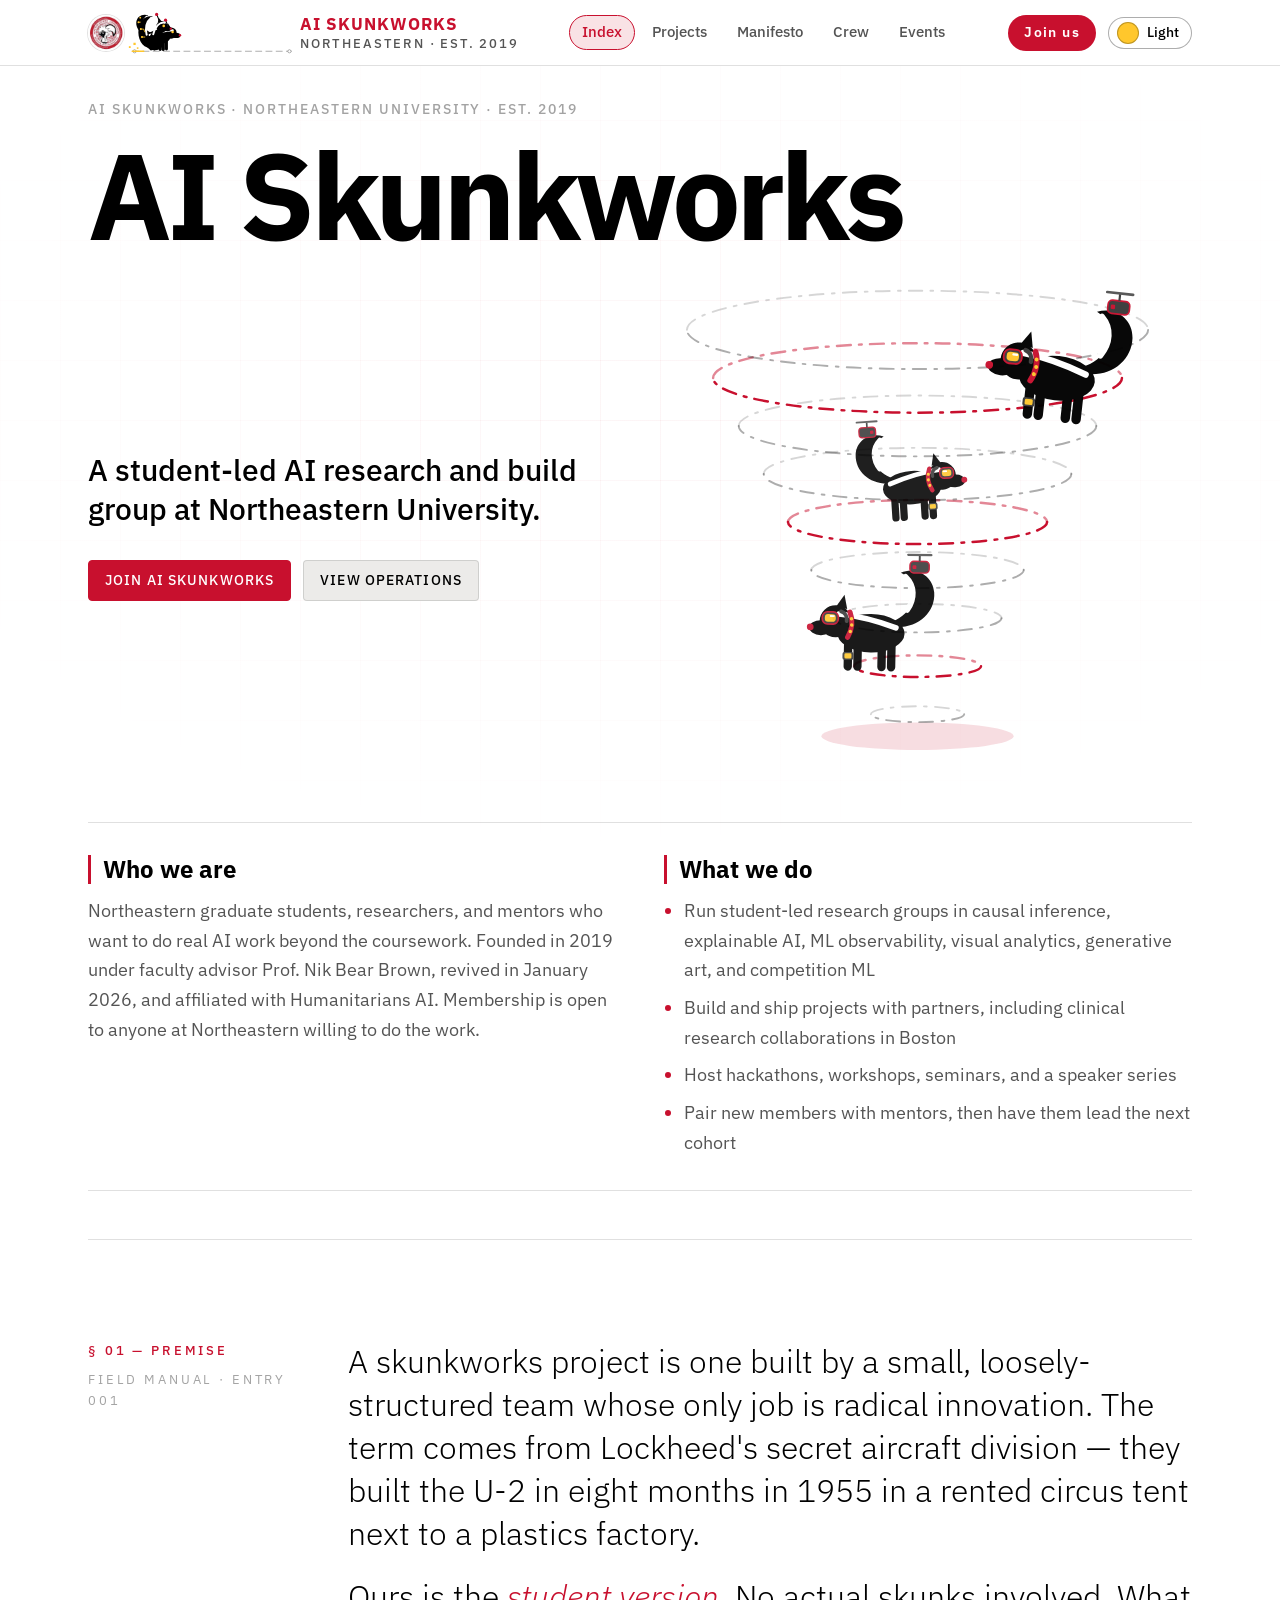
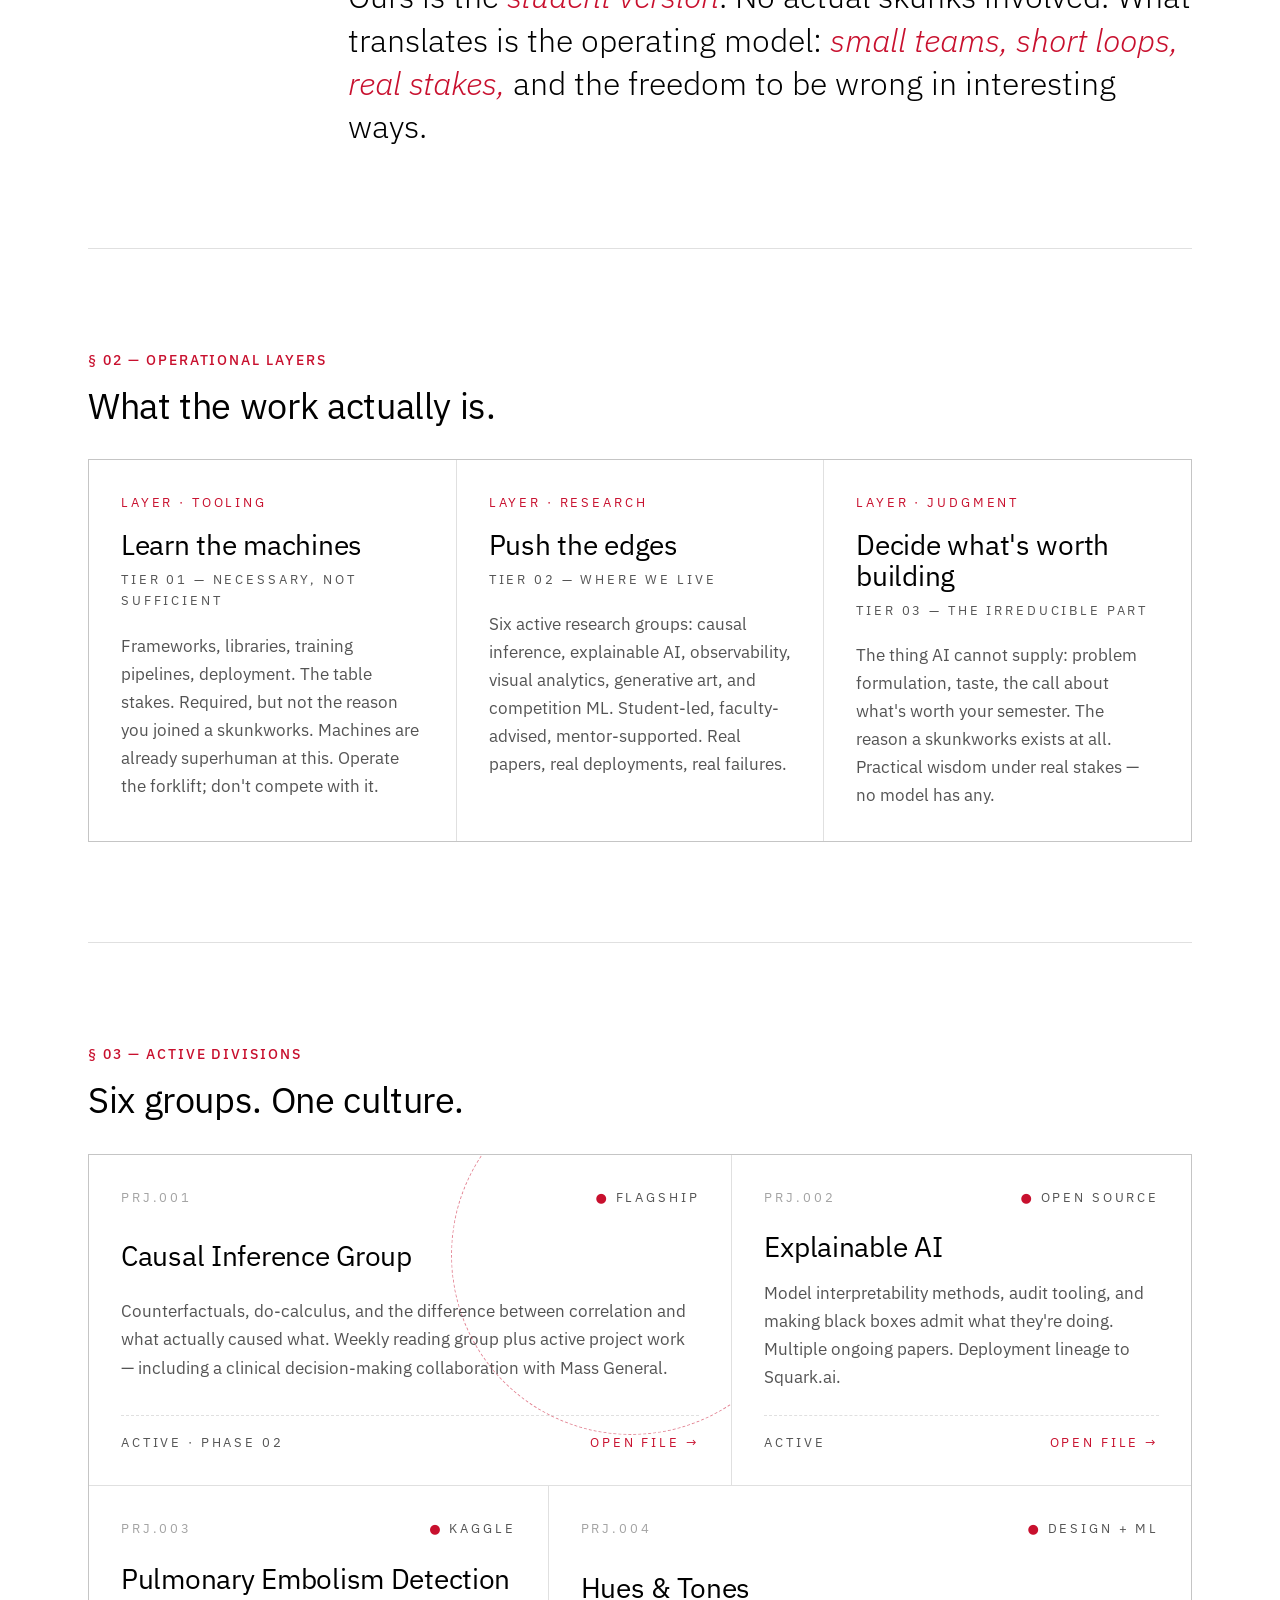
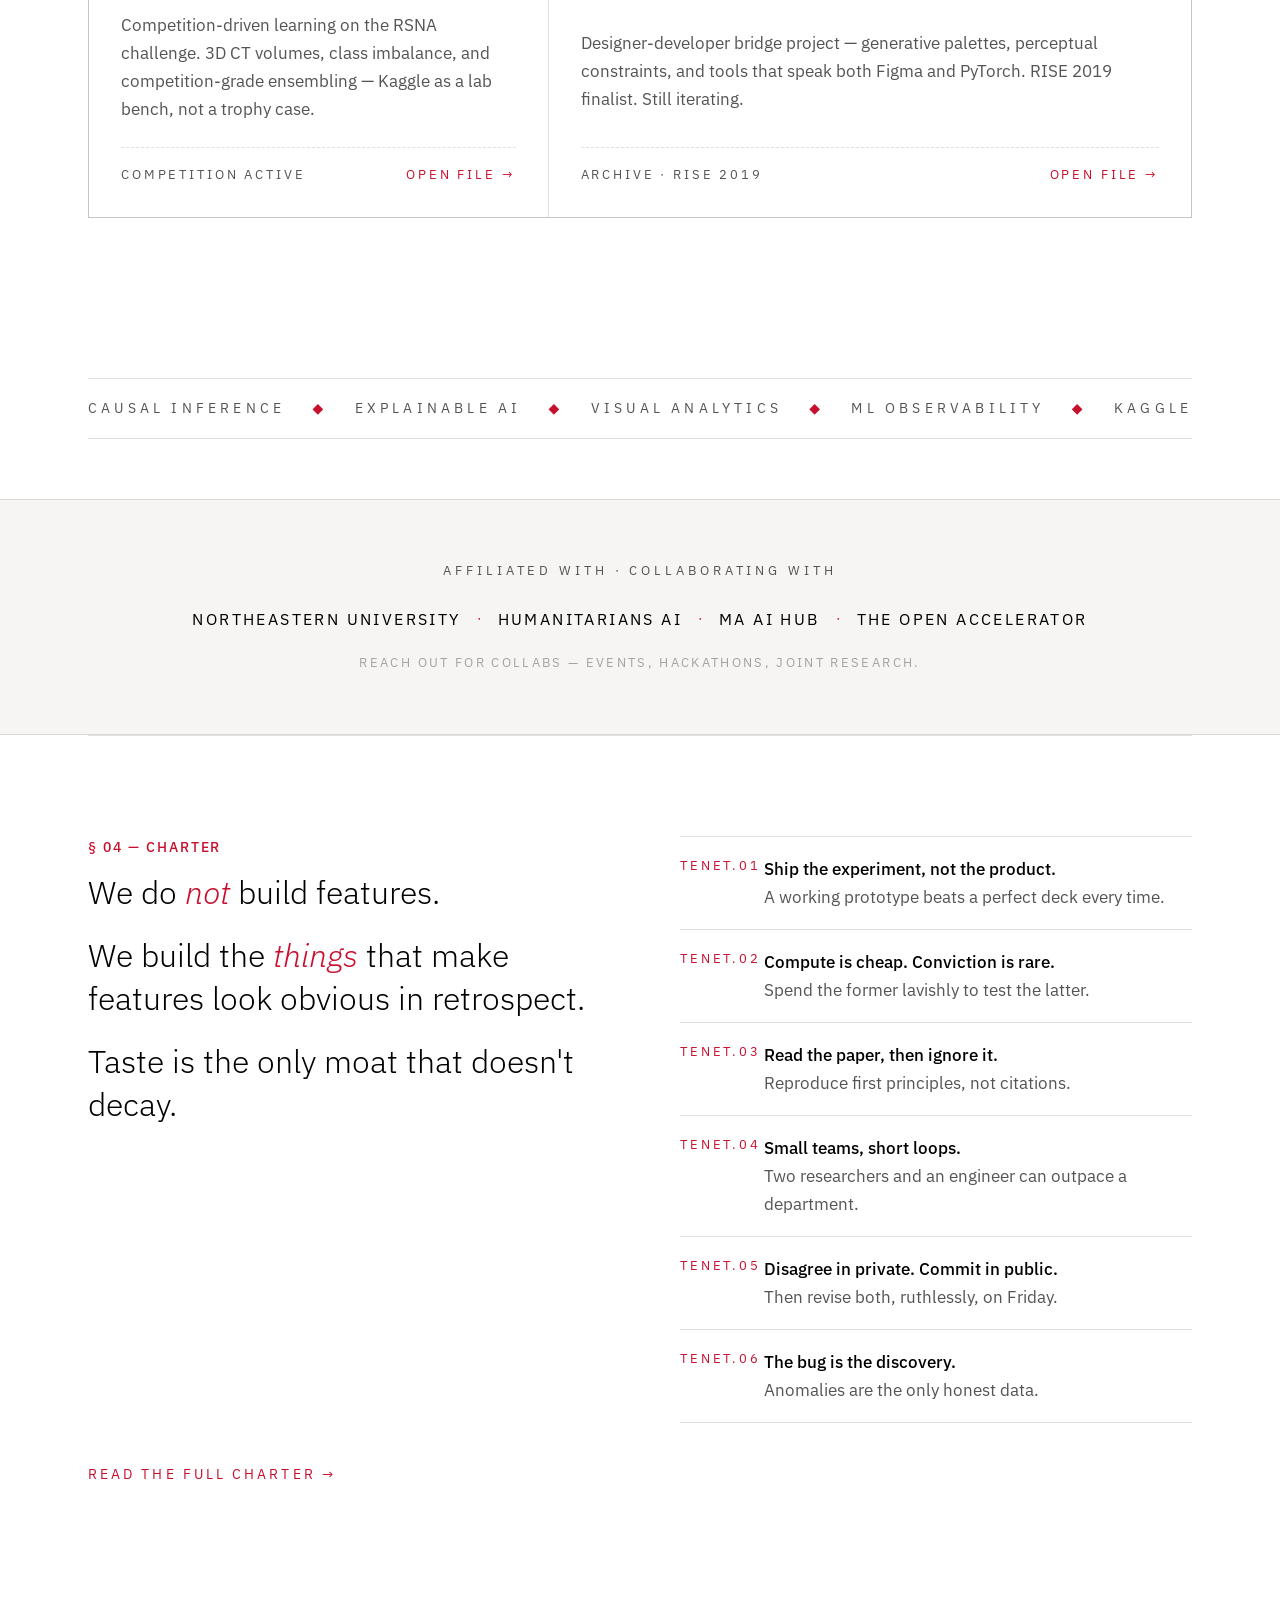
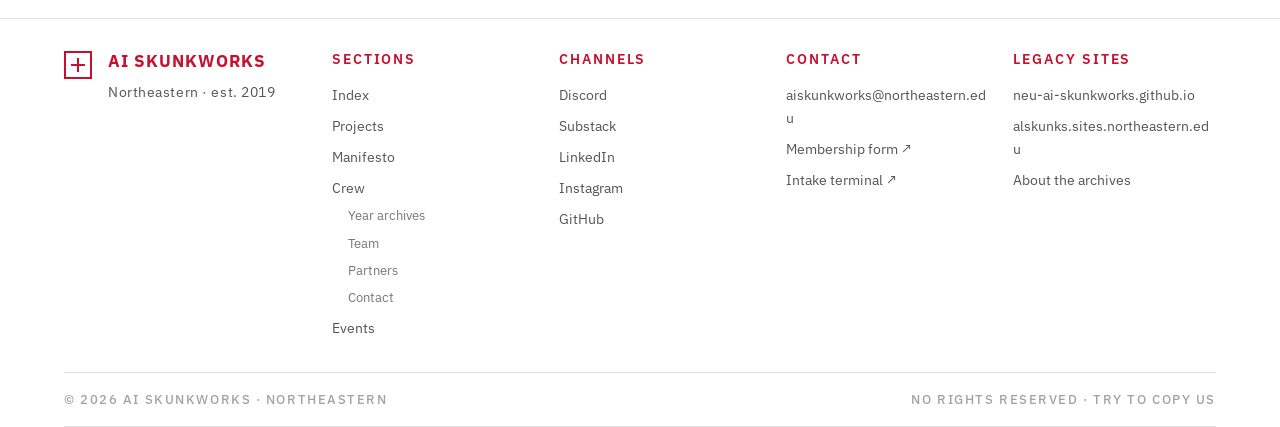
<file: index.html>
<!DOCTYPE html>
<html lang="en">
  <head>
    <meta charset="utf-8" />
    <meta name="viewport" content="width=device-width, initial-scale=1" />
    <title>AI Skunkworks | Student-Led AI Research Group at Northeastern University</title>
    <!-- SEO -->
    <meta name="description" content="AI Skunkworks is Northeastern University's student-led AI research and build group in Boston: six research divisions, hackathons, speakers and mentorship. Est. 2019." />
    <meta name="robots" content="index, follow, max-image-preview:large" />
    <meta name="author" content="AI Skunkworks, Northeastern University" />
    <link rel="canonical" href="https://skunks.ai/" />
    <meta property="og:type" content="website" />
    <meta property="og:site_name" content="AI Skunkworks" />
    <meta property="og:locale" content="en_US" />
    <meta property="og:title" content="AI Skunkworks | Student-Led AI Research Group at Northeastern University" />
    <meta property="og:description" content="AI Skunkworks is Northeastern University's student-led AI research and build group in Boston: six research divisions, hackathons, speakers and mentorship. Est. 2019." />
    <meta property="og:url" content="https://skunks.ai/" />
    <meta property="og:image" content="https://skunks.ai/assets/og-image.png" />
    <meta property="og:image:width" content="1200" />
    <meta property="og:image:height" content="630" />
    <meta property="og:image:alt" content="AI Skunkworks, student-led AI research group at Northeastern University" />
    <meta name="twitter:card" content="summary_large_image" />
    <meta name="twitter:title" content="AI Skunkworks | Student-Led AI Research Group at Northeastern University" />
    <meta name="twitter:description" content="AI Skunkworks is Northeastern University's student-led AI research and build group in Boston: six research divisions, hackathons, speakers and mentorship. Est. 2019." />
    <meta name="twitter:image" content="https://skunks.ai/assets/og-image.png" />
    <link rel="apple-touch-icon" href="assets/favicon.png" />
    <link rel="sitemap" type="application/xml" href="sitemap.xml" />
    <script type="application/ld+json">
    {
      "@context": "https://schema.org",
      "@graph": [
        {
          "@type": [
            "Organization",
            "ResearchOrganization"
          ],
          "@id": "https://skunks.ai/#organization",
          "name": "AI Skunkworks",
          "alternateName": [
            "AISkunks",
            "NEU AI Skunkworks",
            "Northeastern AI Skunkworks",
            "AI Skunkworks at Northeastern University",
            "Skunkworks NEU"
          ],
          "url": "https://skunks.ai/",
          "logo": {
            "@type": "ImageObject",
            "url": "https://skunks.ai/assets/skunkworks-logo.jpg",
            "width": 200,
            "height": 200
          },
          "image": "https://skunks.ai/assets/og-image.png",
          "description": "AI Skunkworks is a student-led AI research and build group at Northeastern University in Boston, founded in 2019 under faculty advisor Prof. Nik Bear Brown and revived in January 2026. It runs research divisions in causal inference, explainable AI, visual analytics, ML observability, competition machine learning and generative art, and hosts hackathons, workshops and a speaker series.",
          "foundingDate": "2019",
          "email": "aiskunkworks@northeastern.edu",
          "address": {
            "@type": "PostalAddress",
            "addressLocality": "Boston",
            "addressRegion": "MA",
            "addressCountry": "US"
          },
          "areaServed": "Boston, Massachusetts",
          "parentOrganization": {
            "@type": "CollegeOrUniversity",
            "name": "Northeastern University",
            "url": "https://www.northeastern.edu/",
            "sameAs": "https://en.wikipedia.org/wiki/Northeastern_University"
          },
          "memberOf": {
            "@type": "Organization",
            "name": "Humanitarians AI"
          },
          "founder": {
            "@type": "Person",
            "name": "Nik Bear Brown",
            "jobTitle": "Faculty Advisor",
            "sameAs": "https://www.linkedin.com/in/nikbearbrown/"
          },
          "knowsAbout": [
            "Artificial intelligence",
            "Machine learning",
            "Causal inference",
            "Explainable AI",
            "Visual analytics",
            "ML observability",
            "Generative art",
            "Kaggle competitions",
            "Agentic AI",
            "Medical imaging"
          ],
          "sameAs": [
            "https://www.linkedin.com/company/aiskunkworks/",
            "https://github.com/skunkworksneu",
            "https://instagram.com/aiskunkworks",
            "https://aiskunkworks.substack.com",
            "https://discord.gg/PGebZX3xU",
            "https://neu-ai-skunkworks.github.io",
            "https://alskunks.sites.northeastern.edu"
          ]
        },
        {
          "@type": "WebSite",
          "@id": "https://skunks.ai/#website",
          "url": "https://skunks.ai/",
          "name": "AI Skunkworks",
          "alternateName": "AI Skunkworks at Northeastern University",
          "publisher": {
            "@id": "https://skunks.ai/#organization"
          },
          "inLanguage": "en-US"
        },
        {
          "@type": "WebPage",
          "@id": "https://skunks.ai/#webpage",
          "url": "https://skunks.ai/",
          "name": "AI Skunkworks | Student-Led AI Research Group at Northeastern University",
          "description": "AI Skunkworks is Northeastern University's student-led AI research and build group in Boston: six research divisions, hackathons, speakers and mentorship. Est. 2019.",
          "isPartOf": {
            "@id": "https://skunks.ai/#website"
          },
          "about": {
            "@id": "https://skunks.ai/#organization"
          },
          "primaryImageOfPage": "https://skunks.ai/assets/og-image.png",
          "inLanguage": "en-US"
        }
      ]
    }
    </script>
    <!-- /SEO -->
    <meta name="theme-color" content="#c8102e" />
    <script>
      (function () {
        var t = null;
        try { t = localStorage.getItem("skunkworks-theme"); } catch (e) {}
        if (!t) t = window.matchMedia("(prefers-color-scheme: dark)").matches ? "dark" : "light";
        document.documentElement.dataset.theme = t;
      })();
    </script>
    <link rel="preconnect" href="https://fonts.googleapis.com" />
    <link rel="preconnect" href="https://fonts.gstatic.com" crossorigin />
    <link
      href="https://fonts.googleapis.com/css2?family=IBM+Plex+Mono:wght@400;500&family=IBM+Plex+Sans:ital,wght@0,400;0,500;0,600;0,700;1,400;1,600&display=swap"
      rel="stylesheet"
    />
    <link rel="icon" href="assets/favicon.png" />
    <link rel="stylesheet" href="styles/tokens.css" />
    <link rel="stylesheet" href="styles/base.css" />
    <link rel="stylesheet" href="styles/components.css" />
    <link rel="stylesheet" href="styles/layout.css" />
    <link rel="stylesheet" href="styles/pages-index.css" />
  </head>
  <body>
    <div class="site-shell">
      <header class="site-sticky-nav">
        <div class="site-sticky-nav__inner">
          <div class="site-sticky-nav__brand-group">
          <a class="site-sticky-nav__brand" href="index.html">
            <img class="brand-logo" src="assets/skunkworksneu_logo.jpg" alt="AI Skunkworks home" width="36" height="36" />
            </a>
            <svg class="skunk" viewBox="0 0 140 36" aria-hidden="true" focusable="false">
            <g class="skunk__ground">
              <path class="skunk__trace" d="M0 34.5 H140" />
              <circle class="skunk__via" cx="2" cy="34.5" r="1.4" />
              <circle class="skunk__via" cx="138" cy="34.5" r="1.4" />
              <path class="skunk__packet" d="M0 34.5 H10" />
            </g>
            <g class="skunk__mover">
              <g class="skunk__face">
                <!-- RUN POSE -->
                <g class="skunk__run">
                  <g class="skunk__bits">
                    <rect x="1" y="27" width="2" height="2" />
                    <rect x="-3" y="30" width="1.6" height="1.6" />
                    <rect x="4" y="31" width="1.4" height="1.4" />
                  </g>
                  <g class="skunk__tail skunk__tail--run">
                    <path class="skunk__fur" d="M15 20 C8 20 3 15 3.5 9 C4 3.5 9.5 1 14 3 C10 5 8.5 9 10.5 13 C12 16 14.5 17.5 17 18.5 Z" />
                    <path class="skunk__stripe" d="M12.5 4.2 C9.5 7 9.4 11 11.8 14.6" />
                    <path class="skunk__circuit" d="M5.5 9 H8 L9.2 11" />
                    <circle class="skunk__node" cx="5.5" cy="9" r="0.9" />
                    <circle class="skunk__node" cx="7" cy="5" r="0.8" />
                  </g>
                  <g class="skunk__legs-back">
                    <path class="skunk__leg skunk__leg--a" d="M16.5 25 V32.5" />
                    <path class="skunk__leg skunk__leg--b" d="M19.5 25.5 V32.5" />
                  </g>
                  <g class="skunk__legs-front">
                    <path class="skunk__leg skunk__leg--b" d="M27 25.5 V32.5" />
                    <path class="skunk__leg skunk__leg--a" d="M30 25 V32.5" />
                  </g>
                  <g class="skunk__bob">
                    <ellipse class="skunk__fur" cx="23" cy="22" rx="10.5" ry="6" />
                    <circle class="skunk__fur" cx="34" cy="18.5" r="5" />
                    <ellipse class="skunk__fur" cx="38.6" cy="20.6" rx="3.6" ry="2.3" />
                    <path class="skunk__fur" d="M30.5 14.6 L31.4 10.2 L34 14 Z" />
                    <path class="skunk__stripe" d="M35.6 16 C30 16.4 24 17.4 15.2 20.2" />
                    <path class="skunk__antenna" d="M32 13.8 L29.4 7.6" />
                    <circle class="skunk__led" cx="29.2" cy="7.2" r="1.4" />
                    <circle class="skunk__eye" cx="35.4" cy="17.6" r="1.15" />
                    <circle class="skunk__nose" cx="41.9" cy="20.4" r="1.05" />
                  </g>
                </g>
                <!-- SIT POSE -->
                <g class="skunk__sit">
                  <g class="skunk__tail skunk__tail--sit">
                    <path class="skunk__fur" d="M16 32 C8 31 4.5 23 5.5 15 C6.5 7 12 2.5 18 4 C13.5 6.5 11.5 11.5 12.5 18 C13.5 24 16.5 28 20 30 Z" />
                    <path class="skunk__stripe" d="M16.6 5 C12.5 8.5 11.2 14 12.6 20" />
                    <path class="skunk__circuit" d="M7.5 15 H10 L11 17.5" />
                    <path class="skunk__circuit" d="M8.5 22 H11" />
                    <circle class="skunk__node" cx="7.5" cy="15" r="0.9" />
                    <circle class="skunk__node" cx="8.5" cy="22" r="0.9" />
                  </g>
                  <ellipse class="skunk__fur" cx="19.5" cy="30" rx="6.5" ry="3.6" />
                  <ellipse class="skunk__fur" cx="22" cy="24" rx="6.8" ry="8.5" />
                  <path class="skunk__leg" d="M24.5 26 V33" />
                  <path class="skunk__leg" d="M27.2 26 V33" />
                  <g class="skunk__head">
                    <circle class="skunk__fur" cx="26" cy="13" r="5" />
                    <ellipse class="skunk__fur" cx="30.6" cy="14.8" rx="3.4" ry="2.2" />
                    <path class="skunk__fur" d="M22.4 9.4 L23.2 5 L26 8.6 Z" />
                    <path class="skunk__stripe" d="M28.6 9.4 C24.5 8.6 20.5 12 18.4 19.5" />
                    <path class="skunk__antenna" d="M24 8.4 L21.6 2.4" />
                    <circle class="skunk__led" cx="21.4" cy="2.1" r="1.4" />
                    <circle class="skunk__eye skunk__eye--blink" cx="27.6" cy="12.2" r="1.15" />
                    <circle class="skunk__nose" cx="33.8" cy="14.6" r="1.05" />
                  </g>
                </g>
              </g>
            </g>
          </svg>
            <a class="site-sticky-nav__brand site-sticky-nav__brand--text" href="index.html" tabindex="-1" aria-hidden="true">
            <span class="site-sticky-nav__brand-text">
              <span class="site-sticky-nav__brand-title">AI Skunkworks</span>
              <span class="site-sticky-nav__brand-sub">Northeastern · est. 2019</span>
            </span>
          </a>
          </div>
          <nav class="site-sticky-nav__links" aria-label="Primary">
            <a href="index.html" aria-current="page">Index</a>
            <a href="projects.html">Projects</a>
            <a href="manifesto.html">Manifesto</a>
            <a href="people.html">Crew</a>
            <a href="events.html">Events</a>
          </nav>
          <div class="site-sticky-nav__meta">
            <a class="site-sticky-nav__join" href="https://forms.cloud.microsoft/Pages/ResponsePage.aspx?id=gcLuqKOqrk2sm5o5i5IV5z3UtEad7LFKuTRbSEyY4zhUOFpUSFE5M0QzMUg0RDExRElSMlpEMUxLSC4u" target="_blank" rel="noopener noreferrer">Join us</a>
            <button type="button" class="theme-toggle" data-theme-toggle aria-pressed="false" aria-label="Switch to dark mode">
              <span class="theme-toggle__dial" aria-hidden="true"></span>
              <span class="theme-toggle__text">Light</span>
            </button>
            <button
              type="button"
              class="site-sticky-nav__toggle"
              aria-expanded="false"
              aria-controls="site-mobile-menu"
              aria-label="Open menu"
            >
              <span class="site-sticky-nav__toggle-bar" aria-hidden="true"></span>
              <span class="site-sticky-nav__toggle-bar" aria-hidden="true"></span>
              <span class="site-sticky-nav__toggle-bar" aria-hidden="true"></span>
            </button>
          </div>
        </div>
      </header>
      <div id="site-mobile-menu" class="site-mobile-menu" hidden>
        <button type="button" class="site-mobile-menu__close" aria-label="Close menu">×</button>
        <nav class="site-mobile-menu__links" aria-label="Mobile primary">
          <a href="index.html" aria-current="page">Index</a>
          <a href="projects.html">Projects</a>
          <a href="manifesto.html">Manifesto</a>
          <a href="people.html">Crew</a>
          <a href="events.html">Events</a>
          <a class="site-mobile-menu__join" href="https://forms.cloud.microsoft/Pages/ResponsePage.aspx?id=gcLuqKOqrk2sm5o5i5IV5z3UtEad7LFKuTRbSEyY4zhUOFpUSFE5M0QzMUg0RDExRElSMlpEMUxLSC4u" target="_blank" rel="noopener noreferrer">Join us ↗</a>
        </nav>
      </div>
      <main class="site-main" id="main">
        <section class="page-hero index-hero">
          <p class="page-hero__label">AI Skunkworks · Northeastern University · est. 2019</p>
          <h1 class="index-hero__title">AI Skunkworks</h1>
          <div class="index-hero__split">
            <div class="index-hero__intro">
              <p class="index-hero__tagline">
                A student-led AI research and build group at Northeastern University.
              </p>
          <div class="index-hero__cta">
            <a href="https://forms.cloud.microsoft/Pages/ResponsePage.aspx?id=gcLuqKOqrk2sm5o5i5IV5z3UtEad7LFKuTRbSEyY4zhUOFpUSFE5M0QzMUg0RDExRElSMlpEMUxLSC4u" class="btn btn--primary" target="_blank" rel="noopener noreferrer">Join AI Skunkworks</a>
            <a href="projects.html" class="btn">View operations</a>
          </div>
            </div>
            <figure class="twister" aria-label="Animation: three skunks wearing smart goggles, glowing collars, wrist watches and tail gadgets spiral up a spinning tornado of circuit rings">
              <svg class="twister__svg" viewBox="0 0 400 380" role="img" aria-hidden="true" focusable="false">
                <ellipse class="twister__shadow" cx="200" cy="352" rx="70" ry="10" />
                <g class="twister__back" data-twister-back></g>
                <g data-twister-layer="back"></g>
                <g class="twister__front" data-twister-front></g>
                <g data-twister-layer="front"></g>
              </svg>
            </figure>
          </div>
          <div class="index-hero__about">
            <div class="index-hero__about-col">
              <h2 class="index-hero__about-title">Who we are</h2>
              <p>
                Northeastern graduate students, researchers, and mentors who want to do real AI
                work beyond the coursework. Founded in 2019 under faculty advisor Prof. Nik Bear Brown,
                revived in January 2026, and affiliated with Humanitarians AI. Membership is open to
                anyone at Northeastern willing to do the work.
              </p>
            </div>
            <div class="index-hero__about-col">
              <h2 class="index-hero__about-title">What we do</h2>
              <ul class="index-hero__do">
                <li>Run student-led research groups in causal inference, explainable AI, ML observability, visual analytics, generative art, and competition ML</li>
                <li>Build and ship projects with partners, including clinical research collaborations in Boston</li>
                <li>Host hackathons, workshops, seminars, and a speaker series</li>
                <li>Pair new members with mentors, then have them lead the next cohort</li>
              </ul>
            </div>
          </div>
        </section>

        <section class="page-section" id="premise">
          <div class="page-section__grid">
            <div class="page-section__kicker">
              <p class="page-section__label">§ 01 — Premise</p>
              <p class="page-section__kicker-sub">Field Manual · Entry 001</p>
            </div>
            <div class="page-section__prose">
              <p class="premise__para">
                A skunkworks project is one built by a small, loosely-structured team whose only job
                is radical innovation. The term comes from Lockheed's secret aircraft division —
                they built the U-2 in eight months in 1955 in a rented circus tent next to a plastics
                factory.
              </p>
              <p class="premise__para">
                Ours is the <em>student version</em>. No actual skunks involved. What translates is
                the operating model: <em>small teams, short loops, real stakes,</em> and the freedom
                to be wrong in interesting ways.
              </p>
            </div>
          </div>
        </section>

        <section class="page-section layers" id="layers">
          <div class="page-section__head">
            <p class="page-section__label">§ 02 — Operational Layers</p>
            <h2>What the work actually is.</h2>
          </div>
          <div class="layers__grid">
            <article class="layer-card">
              <p class="layer-card__label">LAYER · TOOLING</p>
              <h3 class="layer-card__title">Learn the machines</h3>
              <p class="layer-card__sub">TIER 01 — NECESSARY, NOT SUFFICIENT</p>
              <p class="layer-card__body">
                Frameworks, libraries, training pipelines, deployment. The table stakes. Required,
                but not the reason you joined a skunkworks. Machines are already superhuman at this.
                Operate the forklift; don't compete with it.
              </p>
            </article>
            <article class="layer-card">
              <p class="layer-card__label">LAYER · RESEARCH</p>
              <h3 class="layer-card__title">Push the edges</h3>
              <p class="layer-card__sub">TIER 02 — WHERE WE LIVE</p>
              <p class="layer-card__body">
                Six active research groups: causal inference, explainable AI, observability, visual
                analytics, generative art, and competition ML. Student-led, faculty-advised,
                mentor-supported. Real papers, real deployments, real failures.
              </p>
            </article>
            <article class="layer-card">
              <p class="layer-card__label">LAYER · JUDGMENT</p>
              <h3 class="layer-card__title">Decide what's worth building</h3>
              <p class="layer-card__sub">TIER 03 — THE IRREDUCIBLE PART</p>
              <p class="layer-card__body">
                The thing AI cannot supply: problem formulation, taste, the call about what's worth
                your semester. The reason a skunkworks exists at all. Practical wisdom under real
                stakes — no model has any.
              </p>
            </article>
          </div>
        </section>

        <section class="page-section operations" id="operations">
          <div class="page-section__head">
            <p class="page-section__label">§ 03 — Active Divisions</p>
            <h2>Six groups. One culture.</h2>
          </div>
          <div class="ops-grid">
            <article class="ops-grid__item ops-grid__item--featured ops-grid__item--span-7">
              <div class="ops-grid__head">
                <span class="ops-grid__id">PRJ.001</span>
                <span class="ops-grid__tag">● FLAGSHIP</span>
              </div>
              <h3 class="ops-grid__title">Causal Inference Group</h3>
              <p class="ops-grid__body">
                Counterfactuals, do-calculus, and the difference between correlation and what
                actually caused what. Weekly reading group plus active project work — including a
                clinical decision-making collaboration with Mass General.
              </p>
              <div class="ops-grid__foot">
                <span>ACTIVE · PHASE 02</span>
                <a href="projects.html#causal" class="ops-grid__link">OPEN FILE →</a>
              </div>
            </article>
            <article class="ops-grid__item ops-grid__item--span-5">
              <div class="ops-grid__head">
                <span class="ops-grid__id">PRJ.002</span>
                <span class="ops-grid__tag">● OPEN SOURCE</span>
              </div>
              <h3 class="ops-grid__title">Explainable AI</h3>
              <p class="ops-grid__body">
                Model interpretability methods, audit tooling, and making black boxes admit what
                they're doing. Multiple ongoing papers. Deployment lineage to Squark.ai.
              </p>
              <div class="ops-grid__foot">
                <span>ACTIVE</span>
                <a href="projects.html#xai" class="ops-grid__link">OPEN FILE →</a>
              </div>
            </article>
            <article class="ops-grid__item ops-grid__item--span-5">
              <div class="ops-grid__head">
                <span class="ops-grid__id">PRJ.003</span>
                <span class="ops-grid__tag">● KAGGLE</span>
              </div>
              <h3 class="ops-grid__title">Pulmonary Embolism Detection</h3>
              <p class="ops-grid__body">
                Competition-driven learning on the RSNA challenge. 3D CT volumes, class imbalance,
                and competition-grade ensembling — Kaggle as a lab bench, not a trophy case.
              </p>
              <div class="ops-grid__foot">
                <span>COMPETITION ACTIVE</span>
                <a href="projects.html#kaggle" class="ops-grid__link">OPEN FILE →</a>
              </div>
            </article>
            <article class="ops-grid__item ops-grid__item--span-7">
              <div class="ops-grid__head">
                <span class="ops-grid__id">PRJ.004</span>
                <span class="ops-grid__tag">● DESIGN + ML</span>
              </div>
              <h3 class="ops-grid__title">Hues &amp; Tones</h3>
              <p class="ops-grid__body">
                Designer-developer bridge project — generative palettes, perceptual constraints, and
                tools that speak both Figma and PyTorch. RISE 2019 finalist. Still iterating.
              </p>
              <div class="ops-grid__foot">
                <span>ARCHIVE · RISE 2019</span>
                <a href="projects.html#hues-tones" class="ops-grid__link">OPEN FILE →</a>
              </div>
            </article>
          </div>
        </section>

        <div class="marquee" aria-hidden="true">
          <div class="marquee__track">
            <span class="marquee__seg"
              >CAUSAL INFERENCE <em>◆</em> EXPLAINABLE AI <em>◆</em> VISUAL ANALYTICS <em>◆</em> ML
              OBSERVABILITY <em>◆</em> KAGGLE <em>◆</em> GAUGUIN <em>◆</em> HACKATHONS <em>◆</em>
              SPEAKER SERIES <em>◆</em> MENTORSHIP <em>◆</em> OPEN ACCELERATOR <em>◆</em>
            </span>
            <span class="marquee__seg"
              >CAUSAL INFERENCE <em>◆</em> EXPLAINABLE AI <em>◆</em> VISUAL ANALYTICS <em>◆</em> ML
              OBSERVABILITY <em>◆</em> KAGGLE <em>◆</em> GAUGUIN <em>◆</em> HACKATHONS <em>◆</em>
              SPEAKER SERIES <em>◆</em> MENTORSHIP <em>◆</em> OPEN ACCELERATOR <em>◆</em>
            </span>
          </div>
        </div>

        <section class="affiliations" aria-label="Affiliations and collaborators">
          <p class="affiliations__label">AFFILIATED WITH · COLLABORATING WITH</p>
          <ul class="affiliations__list">
            <li class="affiliation">Northeastern University</li>
            <li class="affiliation__sep" aria-hidden="true">·</li>
            <li class="affiliation">Humanitarians AI</li>
            <li class="affiliation__sep" aria-hidden="true">·</li>
            <li class="affiliation">MA AI Hub</li>
            <li class="affiliation__sep" aria-hidden="true">·</li>
            <li class="affiliation">The Open Accelerator</li>
          </ul>
          <!-- TODO: replace text labels with logo SVGs as partners confirm -->
          <p class="affiliations__sub">Reach out for collabs — events, hackathons, joint research.</p>
        </section>

        <section class="page-section charter-preview" id="charter-preview">
          <div class="charter-preview__grid">
            <div class="charter-preview__prose">
              <p class="page-section__label">§ 04 — Charter</p>
              <p class="charter-preview__para">We do <em>not</em> build features.</p>
              <p class="charter-preview__para">
                We build the <em>things</em> that make features look obvious in retrospect.
              </p>
              <p class="charter-preview__para">Taste is the only moat that doesn't decay.</p>
            </div>
            <ol class="tenets tenets--preview">
              <li>
                <strong>Ship the experiment, not the product.</strong>
                <span>A working prototype beats a perfect deck every time.</span>
              </li>
              <li>
                <strong>Compute is cheap. Conviction is rare.</strong>
                <span>Spend the former lavishly to test the latter.</span>
              </li>
              <li>
                <strong>Read the paper, then ignore it.</strong>
                <span>Reproduce first principles, not citations.</span>
              </li>
              <li>
                <strong>Small teams, short loops.</strong>
                <span>Two researchers and an engineer can outpace a department.</span>
              </li>
              <li>
                <strong>Disagree in private. Commit in public.</strong>
                <span>Then revise both, ruthlessly, on Friday.</span>
              </li>
              <li>
                <strong>The bug is the discovery.</strong>
                <span>Anomalies are the only honest data.</span>
              </li>
            </ol>
          </div>
          <a href="manifesto.html" class="charter-preview__more">Read the full charter →</a>
        </section>
      </main>
      <footer class="site-footer">
        <div class="site-footer__inner">
          <div class="site-footer__grid">
            <div class="site-footer__col site-footer__col--brand">
              <div class="site-footer__brand">
                <span class="brand-mark" aria-hidden="true"></span>
                <div class="site-footer__brand-copy">
                  <span class="site-footer__brand-name">AI Skunkworks</span>
                  <p class="site-footer__tagline">Northeastern · est. 2019</p>
                </div>
              </div>
            </div>
            <div class="site-footer__col">
              <h2 class="site-footer__col-title">Sections</h2>
              <ul class="site-footer__list">
                <li><a href="index.html">Index</a></li>
                <li><a href="projects.html">Projects</a></li>
                <li><a href="manifesto.html">Manifesto</a></li>
                <li>
                  <a href="people.html">Crew</a>
                  <ul class="site-footer__sublist">
                    <li><a href="people.html#year-archives">Year archives</a></li>
                    <li><a href="people.html#command">Team</a></li>
                    <li><a href="people.html#partners">Partners</a></li>
                    <li><a href="people.html#contact">Contact</a></li>
                  </ul>
                </li>
                <li><a href="events.html">Events</a></li>
              </ul>
            </div>
            <div class="site-footer__col">
              <h2 class="site-footer__col-title">Channels</h2>
              <ul class="site-footer__list">
                <li><a href="https://discord.gg/PGebZX3xU" target="_blank" rel="noopener noreferrer">Discord</a></li>
                <li><a href="https://aiskunkworks.substack.com" target="_blank" rel="noopener noreferrer">Substack</a></li>
                <li><a href="https://www.linkedin.com/company/aiskunkworks/" target="_blank" rel="noopener noreferrer">LinkedIn</a></li>
                <li><a href="https://instagram.com/aiskunkworks" target="_blank" rel="noopener noreferrer">Instagram</a></li>
                <li><a href="https://github.com/skunkworksneu" target="_blank" rel="noopener noreferrer">GitHub</a></li>
              </ul>
            </div>
            <div class="site-footer__col">
              <h2 class="site-footer__col-title">Contact</h2>
              <ul class="site-footer__list">
                <li><a href="mailto:aiskunkworks@northeastern.edu">aiskunkworks@northeastern.edu</a></li>
                <li><a href="https://forms.cloud.microsoft/Pages/ResponsePage.aspx?id=gcLuqKOqrk2sm5o5i5IV5z3UtEad7LFKuTRbSEyY4zhUOFpUSFE5M0QzMUg0RDExRElSMlpEMUxLSC4u" target="_blank" rel="noopener noreferrer">Membership form ↗</a></li>
                <li><a href="events.html#intake-terminal">Intake terminal ↗</a></li>
              </ul>
            </div>
            <div class="site-footer__col">
              <h2 class="site-footer__col-title">Legacy sites</h2>
              <ul class="site-footer__list">
                <li><a href="https://neu-ai-skunkworks.github.io" target="_blank" rel="noopener noreferrer">neu-ai-skunkworks.github.io</a></li>
                <li><a href="https://alskunks.sites.northeastern.edu" target="_blank" rel="noopener noreferrer">alskunks.sites.northeastern.edu</a></li>
                <li><a href="people.html#legacy-sites">About the archives</a></li>
              </ul>
            </div>
          </div>
          <div class="site-footer__strip">
            <span>© 2026 AI Skunkworks · Northeastern</span>
            <span>NO RIGHTS RESERVED · TRY TO COPY US</span>
          </div>
        </div>
      </footer>
    </div>
    <script src="scripts/main.js" defer></script>
    <script src="scripts/twister.js" defer></script>
  </body>
</html>
</file>
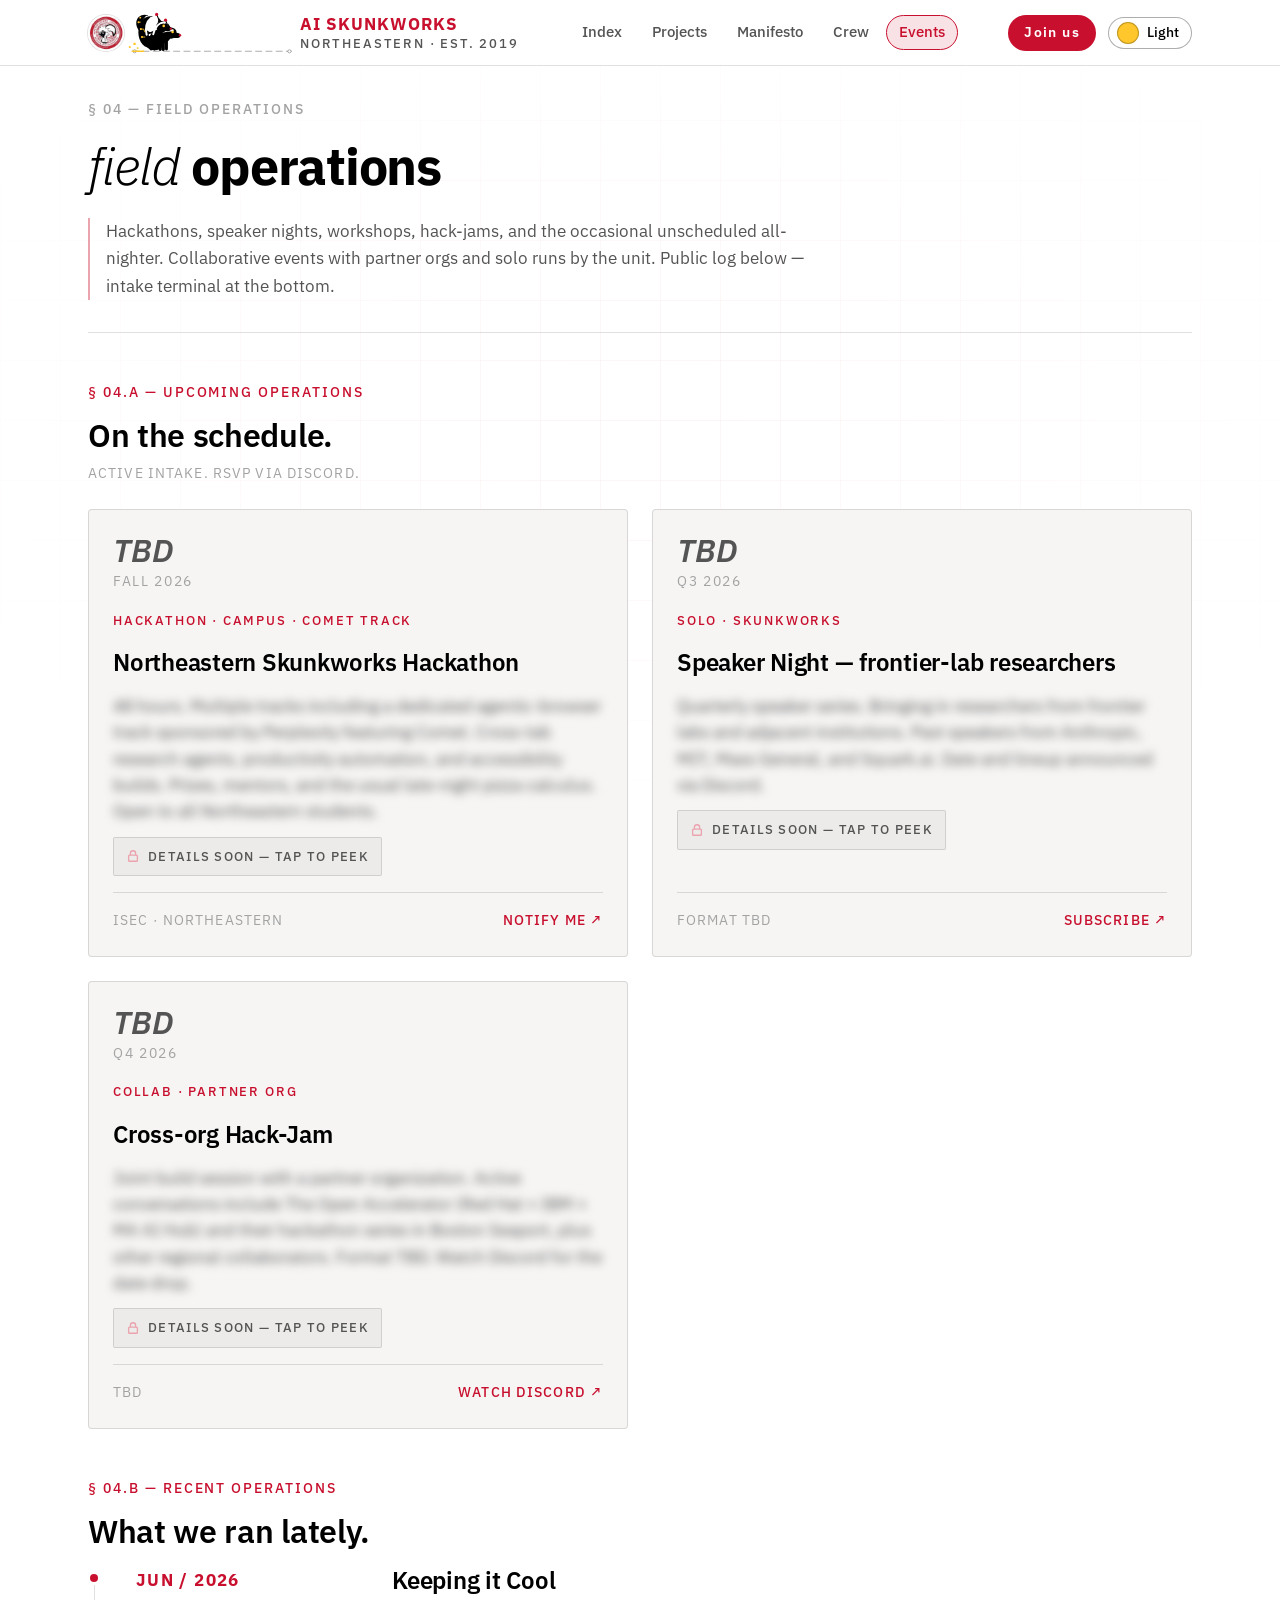
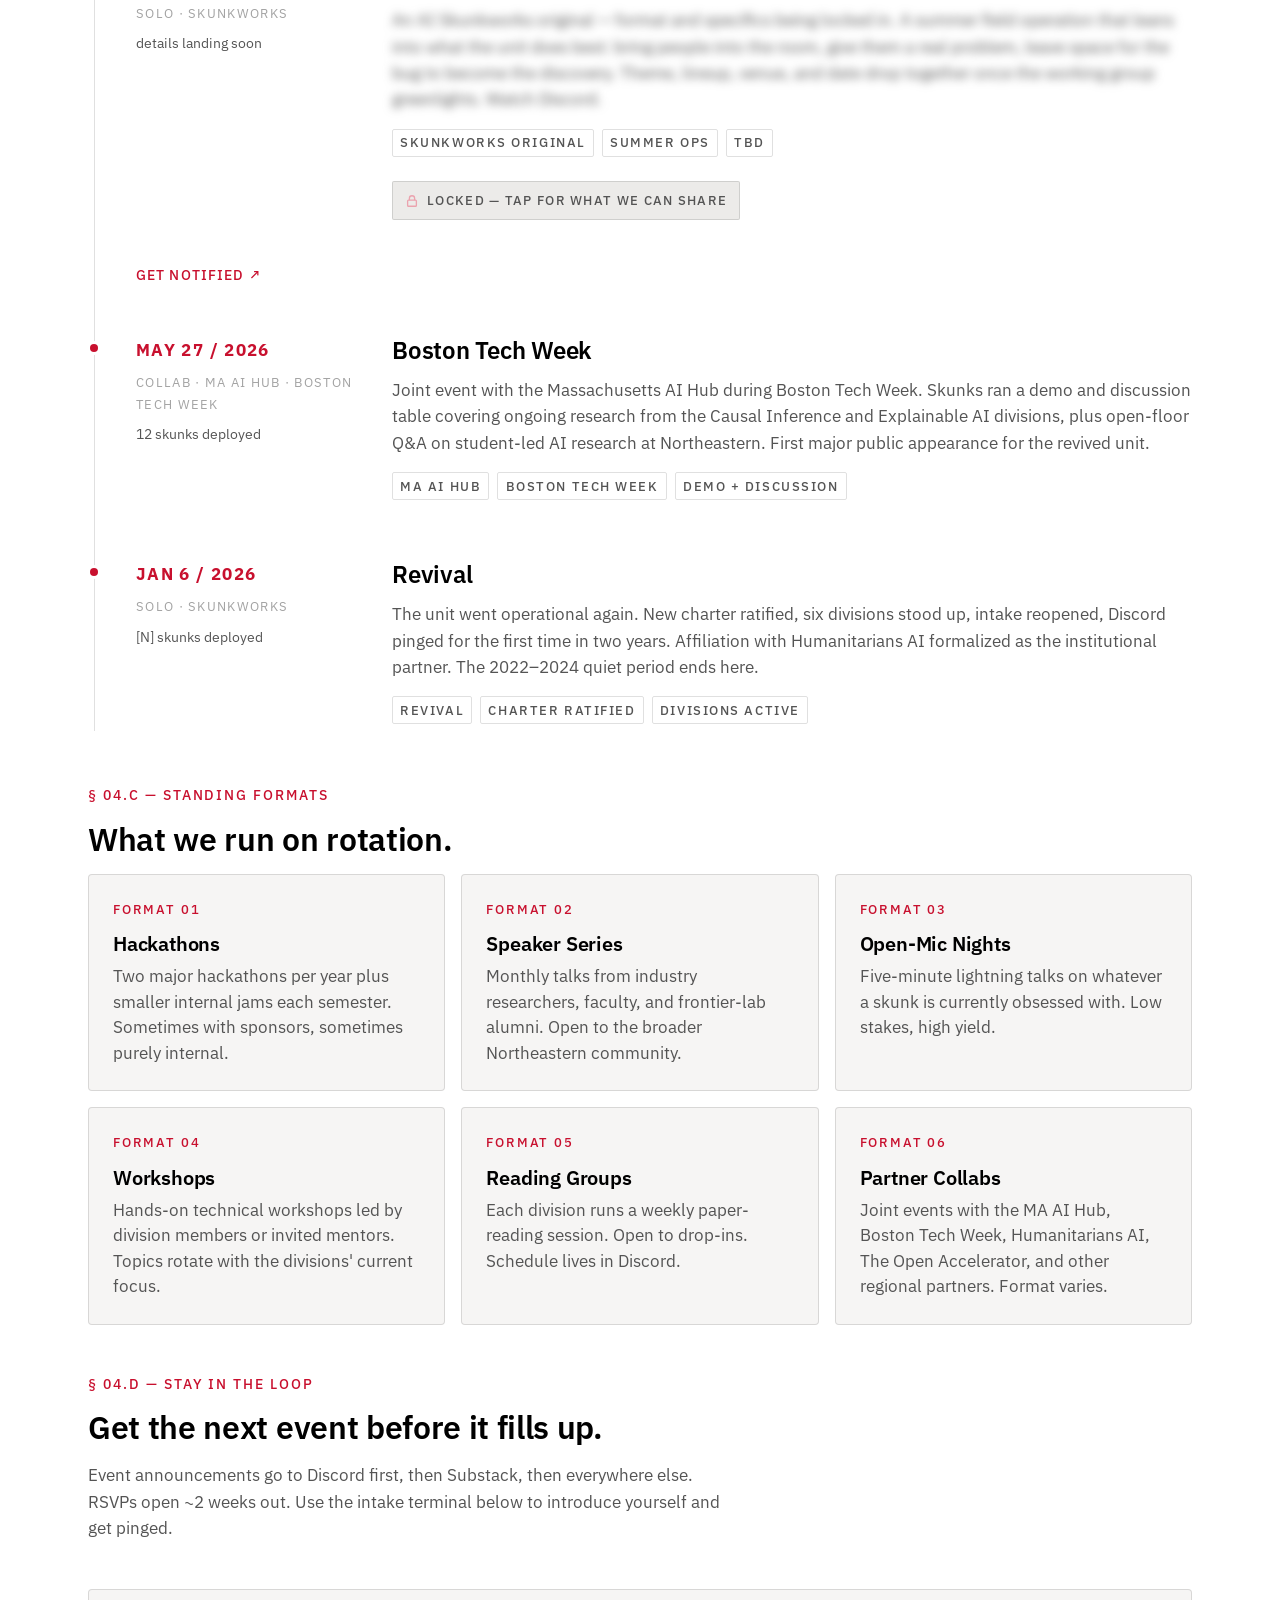
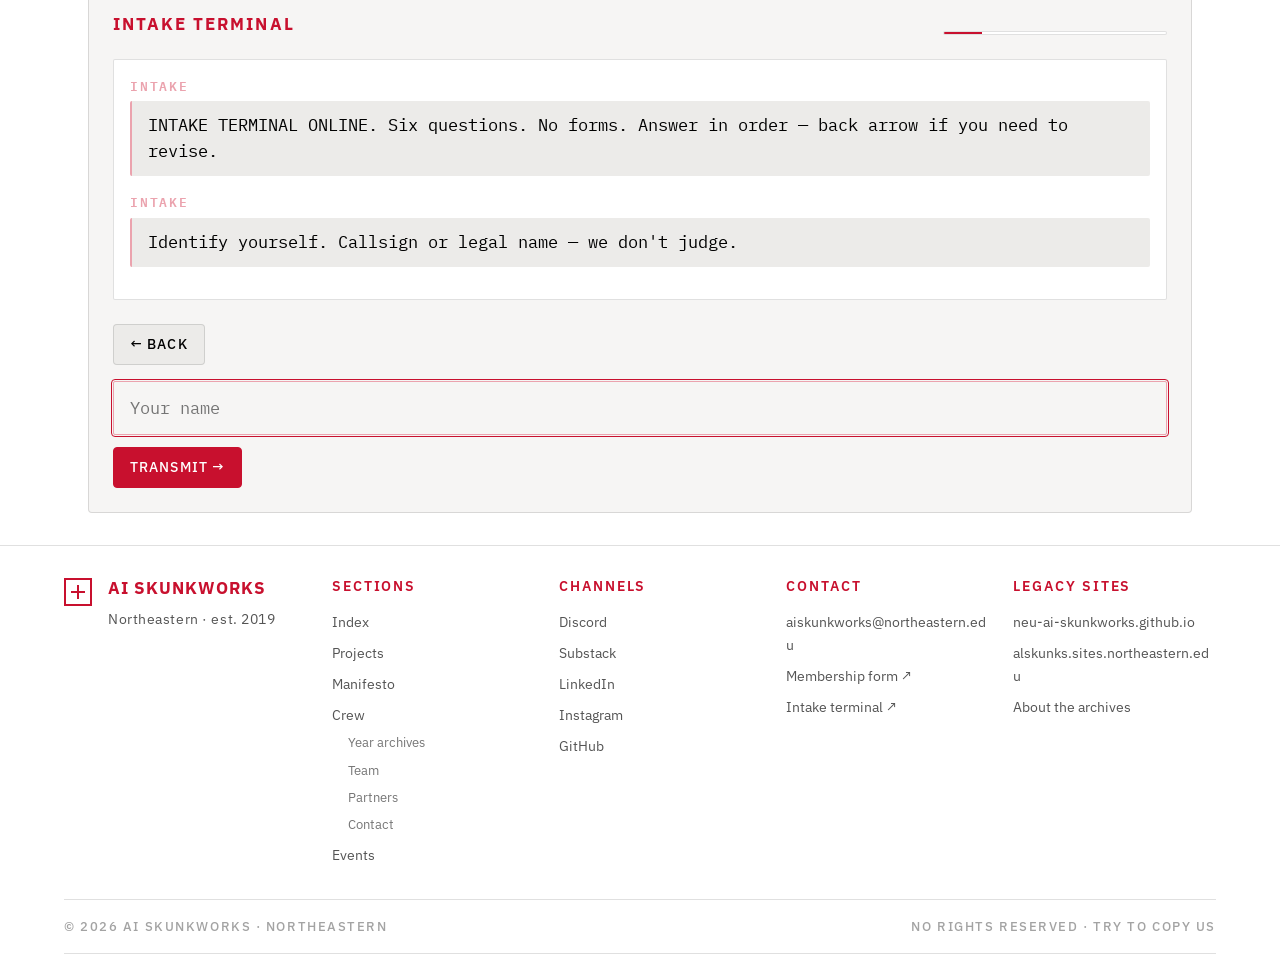
<file: events.html>
<!DOCTYPE html>
<html lang="en">
  <head>
    <meta charset="utf-8" />
    <meta name="viewport" content="width=device-width, initial-scale=1" />
    <title>AI Hackathons, Speaker Series and Events | AI Skunkworks at Northeastern</title>
    <!-- SEO -->
    <meta name="description" content="AI hackathons, speaker nights, workshops, reading groups and partner events run by Northeastern's AI Skunkworks in Boston. See what's next and join the intake." />
    <meta name="robots" content="index, follow, max-image-preview:large" />
    <meta name="author" content="AI Skunkworks, Northeastern University" />
    <link rel="canonical" href="https://skunks.ai/events.html" />
    <meta property="og:type" content="website" />
    <meta property="og:site_name" content="AI Skunkworks" />
    <meta property="og:locale" content="en_US" />
    <meta property="og:title" content="AI Hackathons, Speaker Series and Events | AI Skunkworks at Northeastern" />
    <meta property="og:description" content="AI hackathons, speaker nights, workshops, reading groups and partner events run by Northeastern's AI Skunkworks in Boston. See what's next and join the intake." />
    <meta property="og:url" content="https://skunks.ai/events.html" />
    <meta property="og:image" content="https://skunks.ai/assets/og-image.png" />
    <meta property="og:image:width" content="1200" />
    <meta property="og:image:height" content="630" />
    <meta property="og:image:alt" content="AI Skunkworks, student-led AI research group at Northeastern University" />
    <meta name="twitter:card" content="summary_large_image" />
    <meta name="twitter:title" content="AI Hackathons, Speaker Series and Events | AI Skunkworks at Northeastern" />
    <meta name="twitter:description" content="AI hackathons, speaker nights, workshops, reading groups and partner events run by Northeastern's AI Skunkworks in Boston. See what's next and join the intake." />
    <meta name="twitter:image" content="https://skunks.ai/assets/og-image.png" />
    <link rel="apple-touch-icon" href="assets/favicon.png" />
    <link rel="sitemap" type="application/xml" href="sitemap.xml" />
    <script type="application/ld+json">
    {
      "@context": "https://schema.org",
      "@graph": [
        {
          "@type": "CollectionPage",
          "@id": "https://skunks.ai/events.html#webpage",
          "url": "https://skunks.ai/events.html",
          "name": "AI Hackathons, Speaker Series and Events | AI Skunkworks at Northeastern",
          "description": "AI hackathons, speaker nights, workshops, reading groups and partner events run by Northeastern's AI Skunkworks in Boston. See what's next and join the intake.",
          "isPartOf": {
            "@id": "https://skunks.ai/#website"
          },
          "about": {
            "@id": "https://skunks.ai/#organization"
          },
          "primaryImageOfPage": "https://skunks.ai/assets/og-image.png",
          "inLanguage": "en-US",
          "breadcrumb": {
            "@id": "https://skunks.ai/events.html#breadcrumb"
          }
        },
        {
          "@type": "BreadcrumbList",
          "@id": "https://skunks.ai/events.html#breadcrumb",
          "itemListElement": [
            {
              "@type": "ListItem",
              "position": 1,
              "name": "AI Skunkworks",
              "item": "https://skunks.ai/"
            },
            {
              "@type": "ListItem",
              "position": 2,
              "name": "Events",
              "item": "https://skunks.ai/events.html"
            }
          ]
        }
      ]
    }
    </script>
    <!-- /SEO -->
    <meta name="theme-color" content="#c8102e" />
    <script>
      (function () {
        var t = null;
        try { t = localStorage.getItem("skunkworks-theme"); } catch (e) {}
        if (!t) t = window.matchMedia("(prefers-color-scheme: dark)").matches ? "dark" : "light";
        document.documentElement.dataset.theme = t;
      })();
    </script>
    <link rel="preconnect" href="https://fonts.googleapis.com" />
    <link rel="preconnect" href="https://fonts.gstatic.com" crossorigin />
    <link
      href="https://fonts.googleapis.com/css2?family=IBM+Plex+Mono:wght@400;500&family=IBM+Plex+Sans:ital,wght@0,400;0,500;0,600;0,700;1,400;1,600&display=swap"
      rel="stylesheet"
    />
    <link rel="icon" href="assets/favicon.png" />
    <link rel="stylesheet" href="styles/tokens.css" />
    <link rel="stylesheet" href="styles/base.css" />
    <link rel="stylesheet" href="styles/components.css" />
    <link rel="stylesheet" href="styles/layout.css" />
    <link rel="stylesheet" href="styles/pages-events.css" />
  </head>
  <body>
    <div class="site-shell">
      <header class="site-sticky-nav">
        <div class="site-sticky-nav__inner">
          <div class="site-sticky-nav__brand-group">
          <a class="site-sticky-nav__brand" href="index.html">
            <img class="brand-logo" src="assets/skunkworksneu_logo.jpg" alt="AI Skunkworks home" width="36" height="36" />
            </a>
            <svg class="skunk" viewBox="0 0 140 36" aria-hidden="true" focusable="false">
            <g class="skunk__ground">
              <path class="skunk__trace" d="M0 34.5 H140" />
              <circle class="skunk__via" cx="2" cy="34.5" r="1.4" />
              <circle class="skunk__via" cx="138" cy="34.5" r="1.4" />
              <path class="skunk__packet" d="M0 34.5 H10" />
            </g>
            <g class="skunk__mover">
              <g class="skunk__face">
                <!-- RUN POSE -->
                <g class="skunk__run">
                  <g class="skunk__bits">
                    <rect x="1" y="27" width="2" height="2" />
                    <rect x="-3" y="30" width="1.6" height="1.6" />
                    <rect x="4" y="31" width="1.4" height="1.4" />
                  </g>
                  <g class="skunk__tail skunk__tail--run">
                    <path class="skunk__fur" d="M15 20 C8 20 3 15 3.5 9 C4 3.5 9.5 1 14 3 C10 5 8.5 9 10.5 13 C12 16 14.5 17.5 17 18.5 Z" />
                    <path class="skunk__stripe" d="M12.5 4.2 C9.5 7 9.4 11 11.8 14.6" />
                    <path class="skunk__circuit" d="M5.5 9 H8 L9.2 11" />
                    <circle class="skunk__node" cx="5.5" cy="9" r="0.9" />
                    <circle class="skunk__node" cx="7" cy="5" r="0.8" />
                  </g>
                  <g class="skunk__legs-back">
                    <path class="skunk__leg skunk__leg--a" d="M16.5 25 V32.5" />
                    <path class="skunk__leg skunk__leg--b" d="M19.5 25.5 V32.5" />
                  </g>
                  <g class="skunk__legs-front">
                    <path class="skunk__leg skunk__leg--b" d="M27 25.5 V32.5" />
                    <path class="skunk__leg skunk__leg--a" d="M30 25 V32.5" />
                  </g>
                  <g class="skunk__bob">
                    <ellipse class="skunk__fur" cx="23" cy="22" rx="10.5" ry="6" />
                    <circle class="skunk__fur" cx="34" cy="18.5" r="5" />
                    <ellipse class="skunk__fur" cx="38.6" cy="20.6" rx="3.6" ry="2.3" />
                    <path class="skunk__fur" d="M30.5 14.6 L31.4 10.2 L34 14 Z" />
                    <path class="skunk__stripe" d="M35.6 16 C30 16.4 24 17.4 15.2 20.2" />
                    <path class="skunk__antenna" d="M32 13.8 L29.4 7.6" />
                    <circle class="skunk__led" cx="29.2" cy="7.2" r="1.4" />
                    <circle class="skunk__eye" cx="35.4" cy="17.6" r="1.15" />
                    <circle class="skunk__nose" cx="41.9" cy="20.4" r="1.05" />
                  </g>
                </g>
                <!-- SIT POSE -->
                <g class="skunk__sit">
                  <g class="skunk__tail skunk__tail--sit">
                    <path class="skunk__fur" d="M16 32 C8 31 4.5 23 5.5 15 C6.5 7 12 2.5 18 4 C13.5 6.5 11.5 11.5 12.5 18 C13.5 24 16.5 28 20 30 Z" />
                    <path class="skunk__stripe" d="M16.6 5 C12.5 8.5 11.2 14 12.6 20" />
                    <path class="skunk__circuit" d="M7.5 15 H10 L11 17.5" />
                    <path class="skunk__circuit" d="M8.5 22 H11" />
                    <circle class="skunk__node" cx="7.5" cy="15" r="0.9" />
                    <circle class="skunk__node" cx="8.5" cy="22" r="0.9" />
                  </g>
                  <ellipse class="skunk__fur" cx="19.5" cy="30" rx="6.5" ry="3.6" />
                  <ellipse class="skunk__fur" cx="22" cy="24" rx="6.8" ry="8.5" />
                  <path class="skunk__leg" d="M24.5 26 V33" />
                  <path class="skunk__leg" d="M27.2 26 V33" />
                  <g class="skunk__head">
                    <circle class="skunk__fur" cx="26" cy="13" r="5" />
                    <ellipse class="skunk__fur" cx="30.6" cy="14.8" rx="3.4" ry="2.2" />
                    <path class="skunk__fur" d="M22.4 9.4 L23.2 5 L26 8.6 Z" />
                    <path class="skunk__stripe" d="M28.6 9.4 C24.5 8.6 20.5 12 18.4 19.5" />
                    <path class="skunk__antenna" d="M24 8.4 L21.6 2.4" />
                    <circle class="skunk__led" cx="21.4" cy="2.1" r="1.4" />
                    <circle class="skunk__eye skunk__eye--blink" cx="27.6" cy="12.2" r="1.15" />
                    <circle class="skunk__nose" cx="33.8" cy="14.6" r="1.05" />
                  </g>
                </g>
              </g>
            </g>
          </svg>
            <a class="site-sticky-nav__brand site-sticky-nav__brand--text" href="index.html" tabindex="-1" aria-hidden="true">
            <span class="site-sticky-nav__brand-text">
              <span class="site-sticky-nav__brand-title">AI Skunkworks</span>
              <span class="site-sticky-nav__brand-sub">Northeastern · est. 2019</span>
            </span>
          </a>
          </div>
          <nav class="site-sticky-nav__links" aria-label="Primary">
            <a href="index.html">Index</a>
            <a href="projects.html">Projects</a>
            <a href="manifesto.html">Manifesto</a>
            <a href="people.html">Crew</a>
            <a href="events.html" aria-current="page">Events</a>
          </nav>
          <div class="site-sticky-nav__meta">
            <a class="site-sticky-nav__join" href="https://forms.cloud.microsoft/Pages/ResponsePage.aspx?id=gcLuqKOqrk2sm5o5i5IV5z3UtEad7LFKuTRbSEyY4zhUOFpUSFE5M0QzMUg0RDExRElSMlpEMUxLSC4u" target="_blank" rel="noopener noreferrer">Join us</a>
            <button type="button" class="theme-toggle" data-theme-toggle aria-pressed="false" aria-label="Switch to dark mode">
              <span class="theme-toggle__dial" aria-hidden="true"></span>
              <span class="theme-toggle__text">Light</span>
            </button>
            <button
              type="button"
              class="site-sticky-nav__toggle"
              aria-expanded="false"
              aria-controls="site-mobile-menu"
              aria-label="Open menu"
            >
              <span class="site-sticky-nav__toggle-bar" aria-hidden="true"></span>
              <span class="site-sticky-nav__toggle-bar" aria-hidden="true"></span>
              <span class="site-sticky-nav__toggle-bar" aria-hidden="true"></span>
            </button>
          </div>
        </div>
      </header>
      <div id="site-mobile-menu" class="site-mobile-menu" hidden>
        <button type="button" class="site-mobile-menu__close" aria-label="Close menu">×</button>
        <nav class="site-mobile-menu__links" aria-label="Mobile primary">
          <a href="index.html">Index</a>
          <a href="projects.html">Projects</a>
          <a href="manifesto.html">Manifesto</a>
          <a href="people.html">Crew</a>
          <a href="events.html" aria-current="page">Events</a>
          <a class="site-mobile-menu__join" href="https://forms.cloud.microsoft/Pages/ResponsePage.aspx?id=gcLuqKOqrk2sm5o5i5IV5z3UtEad7LFKuTRbSEyY4zhUOFpUSFE5M0QzMUg0RDExRElSMlpEMUxLSC4u" target="_blank" rel="noopener noreferrer">Join us ↗</a>
        </nav>
      </div>
      <main class="site-main" id="main">
        <header class="page-hero events-hero">
          <p class="page-hero__label">§ 04 — Field Operations</p>
          <h1><em>field</em> <span>operations</span></h1>
          <p class="events-hero__lead">
            Hackathons, speaker nights, workshops, hack-jams, and the occasional unscheduled all-nighter. Collaborative events with partner orgs and solo runs by the unit. Public log below — intake terminal at the bottom.
          </p>
        </header>

        <section class="page-section" aria-labelledby="events-upcoming" id="upcoming">
          <p class="page-section__label">§ 04.A — Upcoming Operations</p>
          <h2 id="events-upcoming">On the schedule.</h2>
          <p class="page-section__sub">Active intake. RSVP via Discord.</p>

          <div class="upcoming-grid">
            <article class="event-card" data-state="locked">
              <div class="event-card__date">
                <span class="event-card__date-num" style="font-style: italic; color: var(--ink-dim);">TBD</span>
                <span class="event-card__date-meta">Fall 2026</span>
              </div>
              <div class="event-card__tag">HACKATHON · CAMPUS · COMET TRACK</div>
              <h3 class="event-card__title">Northeastern Skunkworks Hackathon</h3>
              <div class="event-card__body-wrap" id="evt-hack-2026-body">
                <p class="event-card__body">48 hours. Multiple tracks including a dedicated agentic-browser track sponsored by Perplexity featuring Comet. Cross-tab research agents, productivity automation, and accessibility builds. Prizes, mentors, and the usual late-night pizza calculus. Open to all Northeastern students.</p>
                <button class="event-card__reveal" type="button" aria-expanded="false" aria-controls="evt-hack-2026-body">
                  <span class="event-card__lock-icon" aria-hidden="true">
                    <svg viewBox="0 0 16 16" width="14" height="14" fill="none" stroke="currentColor" stroke-width="1.5">
                      <rect x="3" y="7" width="10" height="7" rx="1"/>
                      <path d="M 5 7 V 5 a 3 3 0 0 1 6 0 V 7"/>
                    </svg>
                  </span>
                  <span class="event-card__lock-text">Details soon — tap to peek</span>
                </button>
              </div>
              <div class="event-card__footer">
                <span class="event-card__location">ISEC · Northeastern</span>
                <a class="event-card__rsvp" href="#intake-terminal">Notify me ↗</a>
              </div>
            </article>

            <article class="event-card" data-state="locked">
              <div class="event-card__date">
                <span class="event-card__date-num" style="font-style: italic; color: var(--ink-dim);">TBD</span>
                <span class="event-card__date-meta">Q3 2026</span>
              </div>
              <div class="event-card__tag">SOLO · SKUNKWORKS</div>
              <h3 class="event-card__title">Speaker Night — frontier-lab researchers</h3>
              <div class="event-card__body-wrap" id="evt-speaker-2026-body">
                <p class="event-card__body">Quarterly speaker series. Bringing in researchers from frontier labs and adjacent institutions. Past speakers from Anthropic, MIT, Mass General, and Squark.ai. Date and lineup announced via Discord.</p>
                <button class="event-card__reveal" type="button" aria-expanded="false" aria-controls="evt-speaker-2026-body">
                  <span class="event-card__lock-icon" aria-hidden="true">
                    <svg viewBox="0 0 16 16" width="14" height="14" fill="none" stroke="currentColor" stroke-width="1.5">
                      <rect x="3" y="7" width="10" height="7" rx="1"/>
                      <path d="M 5 7 V 5 a 3 3 0 0 1 6 0 V 7"/>
                    </svg>
                  </span>
                  <span class="event-card__lock-text">Details soon — tap to peek</span>
                </button>
              </div>
              <div class="event-card__footer">
                <span class="event-card__location">Format TBD</span>
                <a class="event-card__rsvp" href="#intake-terminal">Subscribe ↗</a>
              </div>
            </article>

            <article class="event-card" data-state="locked">
              <div class="event-card__date">
                <span class="event-card__date-num" style="font-style: italic; color: var(--ink-dim);">TBD</span>
                <span class="event-card__date-meta">Q4 2026</span>
              </div>
              <div class="event-card__tag">COLLAB · PARTNER ORG</div>
              <h3 class="event-card__title">Cross-org Hack-Jam</h3>
              <div class="event-card__body-wrap" id="evt-collab-2026-body">
                <p class="event-card__body">Joint build session with a partner organization. Active conversations include The Open Accelerator (Red Hat × IBM × MA AI Hub) and their hackathon series in Boston Seaport, plus other regional collaborators. Format TBD. Watch Discord for the date drop.</p>
                <button class="event-card__reveal" type="button" aria-expanded="false" aria-controls="evt-collab-2026-body">
                  <span class="event-card__lock-icon" aria-hidden="true">
                    <svg viewBox="0 0 16 16" width="14" height="14" fill="none" stroke="currentColor" stroke-width="1.5">
                      <rect x="3" y="7" width="10" height="7" rx="1"/>
                      <path d="M 5 7 V 5 a 3 3 0 0 1 6 0 V 7"/>
                    </svg>
                  </span>
                  <span class="event-card__lock-text">Details soon — tap to peek</span>
                </button>
              </div>
              <div class="event-card__footer">
                <span class="event-card__location">TBD</span>
                <a class="event-card__rsvp" href="#intake-terminal">Watch Discord ↗</a>
              </div>
            </article>
          </div>
        </section>

        <section class="page-section" aria-labelledby="events-recent" id="recent">
          <p class="page-section__label">§ 04.B — Recent Operations</p>
          <h2 id="events-recent">What we ran lately.</h2>

          <div class="event-timeline">
            <article class="event-log" data-state="locked">
              <div class="event-log__date">
                <span class="event-log__date-num">JUN / 2026</span>
                <span class="event-log__date-tag">SOLO · SKUNKWORKS</span>
                <span class="event-log__stat">details landing soon</span>
              </div>
              <div class="event-log__body-wrap" id="log-jun-2026-body">
                <h3 class="event-log__title">Keeping it Cool</h3>
                <p class="event-log__body">An AI Skunkworks original — format and specifics being locked in. A summer field operation that leans into what the unit does best: bring people into the room, give them a real problem, leave space for the bug to become the discovery. Theme, lineup, venue, and date drop together once the working group greenlights. Watch Discord.</p>
                <div class="event-log__chips">
                  <span class="event-log__chip">SKUNKWORKS ORIGINAL</span>
                  <span class="event-log__chip">SUMMER OPS</span>
                  <span class="event-log__chip">TBD</span>
                </div>
                <button class="event-log__reveal" type="button" aria-expanded="false" aria-controls="log-jun-2026-body">
                  <span class="event-card__lock-icon" aria-hidden="true">
                    <svg viewBox="0 0 16 16" width="14" height="14" fill="none" stroke="currentColor" stroke-width="1.5">
                      <rect x="3" y="7" width="10" height="7" rx="1"/>
                      <path d="M 5 7 V 5 a 3 3 0 0 1 6 0 V 7"/>
                    </svg>
                  </span>
                  <span class="event-card__lock-text">Locked — tap for what we can share</span>
                </button>
              </div>
              <div class="event-log__footer">
                <a class="event-card__rsvp" href="#intake-terminal">Get notified ↗</a>
              </div>
            </article>

            <article class="event-log">
              <div class="event-log__date">
                <span class="event-log__date-num">MAY 27 / 2026</span>
                <span class="event-log__date-tag">COLLAB · MA AI HUB · BOSTON TECH WEEK</span>
                <span class="event-log__stat">12 skunks deployed</span>
              </div>
              <div class="event-log__body-wrap">
                <h3 class="event-log__title">Boston Tech Week</h3>
                <p class="event-log__body">Joint event with the Massachusetts AI Hub during Boston Tech Week. Skunks ran a demo and discussion table covering ongoing research from the Causal Inference and Explainable AI divisions, plus open-floor Q&amp;A on student-led AI research at Northeastern. First major public appearance for the revived unit.</p>
                <div class="event-log__chips">
                  <span class="event-log__chip">MA AI HUB</span>
                  <span class="event-log__chip">BOSTON TECH WEEK</span>
                  <span class="event-log__chip">DEMO + DISCUSSION</span>
                </div>
              </div>
            </article>

            <article class="event-log">
              <div class="event-log__date">
                <span class="event-log__date-num">JAN 6 / 2026</span>
                <span class="event-log__date-tag">SOLO · SKUNKWORKS</span>
                <span class="event-log__stat">[N] skunks deployed</span>
                <!-- TODO: confirm actual headcount from revival day -->
              </div>
              <div class="event-log__body-wrap">
                <h3 class="event-log__title">Revival</h3>
                <p class="event-log__body">The unit went operational again. New charter ratified, six divisions stood up, intake reopened, Discord pinged for the first time in two years. Affiliation with Humanitarians AI formalized as the institutional partner. The 2022–2024 quiet period ends here.</p>
                <div class="event-log__chips">
                  <span class="event-log__chip">REVIVAL</span>
                  <span class="event-log__chip">CHARTER RATIFIED</span>
                  <span class="event-log__chip">DIVISIONS ACTIVE</span>
                </div>
              </div>
            </article>
          </div>
        </section>

        <section class="page-section" aria-labelledby="events-formats" id="formats">
          <p class="page-section__label">§ 04.C — Standing Formats</p>
          <h2 id="events-formats">What we run on rotation.</h2>

          <div class="format-grid">
            <article class="format-card">
              <span class="format-card__num">FORMAT 01</span>
              <h3 class="format-card__title">Hackathons</h3>
              <p class="format-card__body">Two major hackathons per year plus smaller internal jams each semester. Sometimes with sponsors, sometimes purely internal.</p>
            </article>
            <article class="format-card">
              <span class="format-card__num">FORMAT 02</span>
              <h3 class="format-card__title">Speaker Series</h3>
              <p class="format-card__body">Monthly talks from industry researchers, faculty, and frontier-lab alumni. Open to the broader Northeastern community.</p>
            </article>
            <article class="format-card">
              <span class="format-card__num">FORMAT 03</span>
              <h3 class="format-card__title">Open-Mic Nights</h3>
              <p class="format-card__body">Five-minute lightning talks on whatever a skunk is currently obsessed with. Low stakes, high yield.</p>
            </article>
            <article class="format-card">
              <span class="format-card__num">FORMAT 04</span>
              <h3 class="format-card__title">Workshops</h3>
              <p class="format-card__body">Hands-on technical workshops led by division members or invited mentors. Topics rotate with the divisions' current focus.</p>
            </article>
            <article class="format-card">
              <span class="format-card__num">FORMAT 05</span>
              <h3 class="format-card__title">Reading Groups</h3>
              <p class="format-card__body">Each division runs a weekly paper-reading session. Open to drop-ins. Schedule lives in Discord.</p>
            </article>
            <article class="format-card">
              <span class="format-card__num">FORMAT 06</span>
              <h3 class="format-card__title">Partner Collabs</h3>
              <p class="format-card__body">Joint events with the MA AI Hub, Boston Tech Week, Humanitarians AI, The Open Accelerator, and other regional partners. Format varies.</p>
            </article>
          </div>
        </section>

        <section class="page-section stay-loop" aria-labelledby="events-loop">
          <p class="page-section__label">§ 04.D — Stay In The Loop</p>
          <h2 id="events-loop">Get the next event before it fills up.</h2>
          <p class="stay-loop__sub">Event announcements go to Discord first, then Substack, then everywhere else. RSVPs open ~2 weeks out. Use the intake terminal below to introduce yourself and get pinged.</p>
        </section>

        <!--
          Part 5 — Submission wiring (see intake spec):
          Option B: set SUBMISSION_ENDPOINT in scripts/intake.js to your Google Apps Script web app URL.
          Option C (default): mailto fallback to aiskunkworks@northeastern.edu — zero backend.
          Confirmation only on 2xx fetch responses; retry button on failure.
        -->
        <section
          id="intake-terminal"
          class="intake-terminal card"
          aria-labelledby="intake-terminal-title"
        >
          <div class="intake-terminal__header">
            <h2 id="intake-terminal-title" class="intake-terminal__title">Intake Terminal</h2>
            <div
              class="intake-terminal__progress-wrap"
              role="progressbar"
              aria-valuemin="1"
              aria-valuemax="6"
              aria-valuenow="1"
              aria-label="Intake progress"
            >
              <div class="intake-terminal__progress-track">
                <div id="intake-progress-bar" class="intake-terminal__progress-bar"></div>
              </div>
            </div>
          </div>

          <span id="intake-step-announcer" class="visually-hidden" aria-live="assertive"></span>

          <noscript>
            <p class="intake-terminal__noscript">
              JavaScript is required for the conversational intake. Send us a note directly at
              <a href="mailto:aiskunkworks@northeastern.edu">aiskunkworks@northeastern.edu</a>
              with your name, project idea, and how to reach you.
            </p>
          </noscript>

          <div
            id="intake-log"
            class="intake-terminal__log"
            aria-live="polite"
            aria-atomic="false"
            role="log"
            aria-label="Intake conversation"
          ></div>

          <div class="intake-terminal__controls">
            <button
              type="button"
              id="intake-back"
              class="btn intake-terminal__back"
              aria-label="Go back to previous question"
              hidden
            >
              ← Back
            </button>
            <div id="intake-input-host"></div>
          </div>
        </section>
      </main>
      <footer class="site-footer">
        <div class="site-footer__inner">
          <div class="site-footer__grid">
            <div class="site-footer__col site-footer__col--brand">
              <div class="site-footer__brand">
                <span class="brand-mark" aria-hidden="true"></span>
                <div class="site-footer__brand-copy">
                  <span class="site-footer__brand-name">AI Skunkworks</span>
                  <p class="site-footer__tagline">Northeastern · est. 2019</p>
                </div>
              </div>
            </div>
            <div class="site-footer__col">
              <h2 class="site-footer__col-title">Sections</h2>
              <ul class="site-footer__list">
                <li><a href="index.html">Index</a></li>
                <li><a href="projects.html">Projects</a></li>
                <li><a href="manifesto.html">Manifesto</a></li>
                <li>
                  <a href="people.html">Crew</a>
                  <ul class="site-footer__sublist">
                    <li><a href="people.html#year-archives">Year archives</a></li>
                    <li><a href="people.html#command">Team</a></li>
                    <li><a href="people.html#partners">Partners</a></li>
                    <li><a href="people.html#contact">Contact</a></li>
                  </ul>
                </li>
                <li><a href="events.html">Events</a></li>
              </ul>
            </div>
            <div class="site-footer__col">
              <h2 class="site-footer__col-title">Channels</h2>
              <ul class="site-footer__list">
                <li><a href="https://discord.gg/PGebZX3xU" target="_blank" rel="noopener noreferrer">Discord</a></li>
                <li><a href="https://aiskunkworks.substack.com" target="_blank" rel="noopener noreferrer">Substack</a></li>
                <li><a href="https://www.linkedin.com/company/aiskunkworks/" target="_blank" rel="noopener noreferrer">LinkedIn</a></li>
                <li><a href="https://instagram.com/aiskunkworks" target="_blank" rel="noopener noreferrer">Instagram</a></li>
                <li><a href="https://github.com/skunkworksneu" target="_blank" rel="noopener noreferrer">GitHub</a></li>
              </ul>
            </div>
            <div class="site-footer__col">
              <h2 class="site-footer__col-title">Contact</h2>
              <ul class="site-footer__list">
                <li><a href="mailto:aiskunkworks@northeastern.edu">aiskunkworks@northeastern.edu</a></li>
                <li><a href="https://forms.cloud.microsoft/Pages/ResponsePage.aspx?id=gcLuqKOqrk2sm5o5i5IV5z3UtEad7LFKuTRbSEyY4zhUOFpUSFE5M0QzMUg0RDExRElSMlpEMUxLSC4u" target="_blank" rel="noopener noreferrer">Membership form ↗</a></li>
                <li><a href="events.html#intake-terminal">Intake terminal ↗</a></li>
              </ul>
            </div>
            <div class="site-footer__col">
              <h2 class="site-footer__col-title">Legacy sites</h2>
              <ul class="site-footer__list">
                <li><a href="https://neu-ai-skunkworks.github.io" target="_blank" rel="noopener noreferrer">neu-ai-skunkworks.github.io</a></li>
                <li><a href="https://alskunks.sites.northeastern.edu" target="_blank" rel="noopener noreferrer">alskunks.sites.northeastern.edu</a></li>
                <li><a href="people.html#legacy-sites">About the archives</a></li>
              </ul>
            </div>
          </div>
          <div class="site-footer__strip">
            <span>© 2026 AI Skunkworks · Northeastern</span>
            <span>NO RIGHTS RESERVED · TRY TO COPY US</span>
          </div>
        </div>
      </footer>
    </div>
    <script src="scripts/main.js" defer></script>
    <script src="scripts/intake.js" defer></script>
    <script src="scripts/events.js" defer></script>
  </body>
</html>
</file>
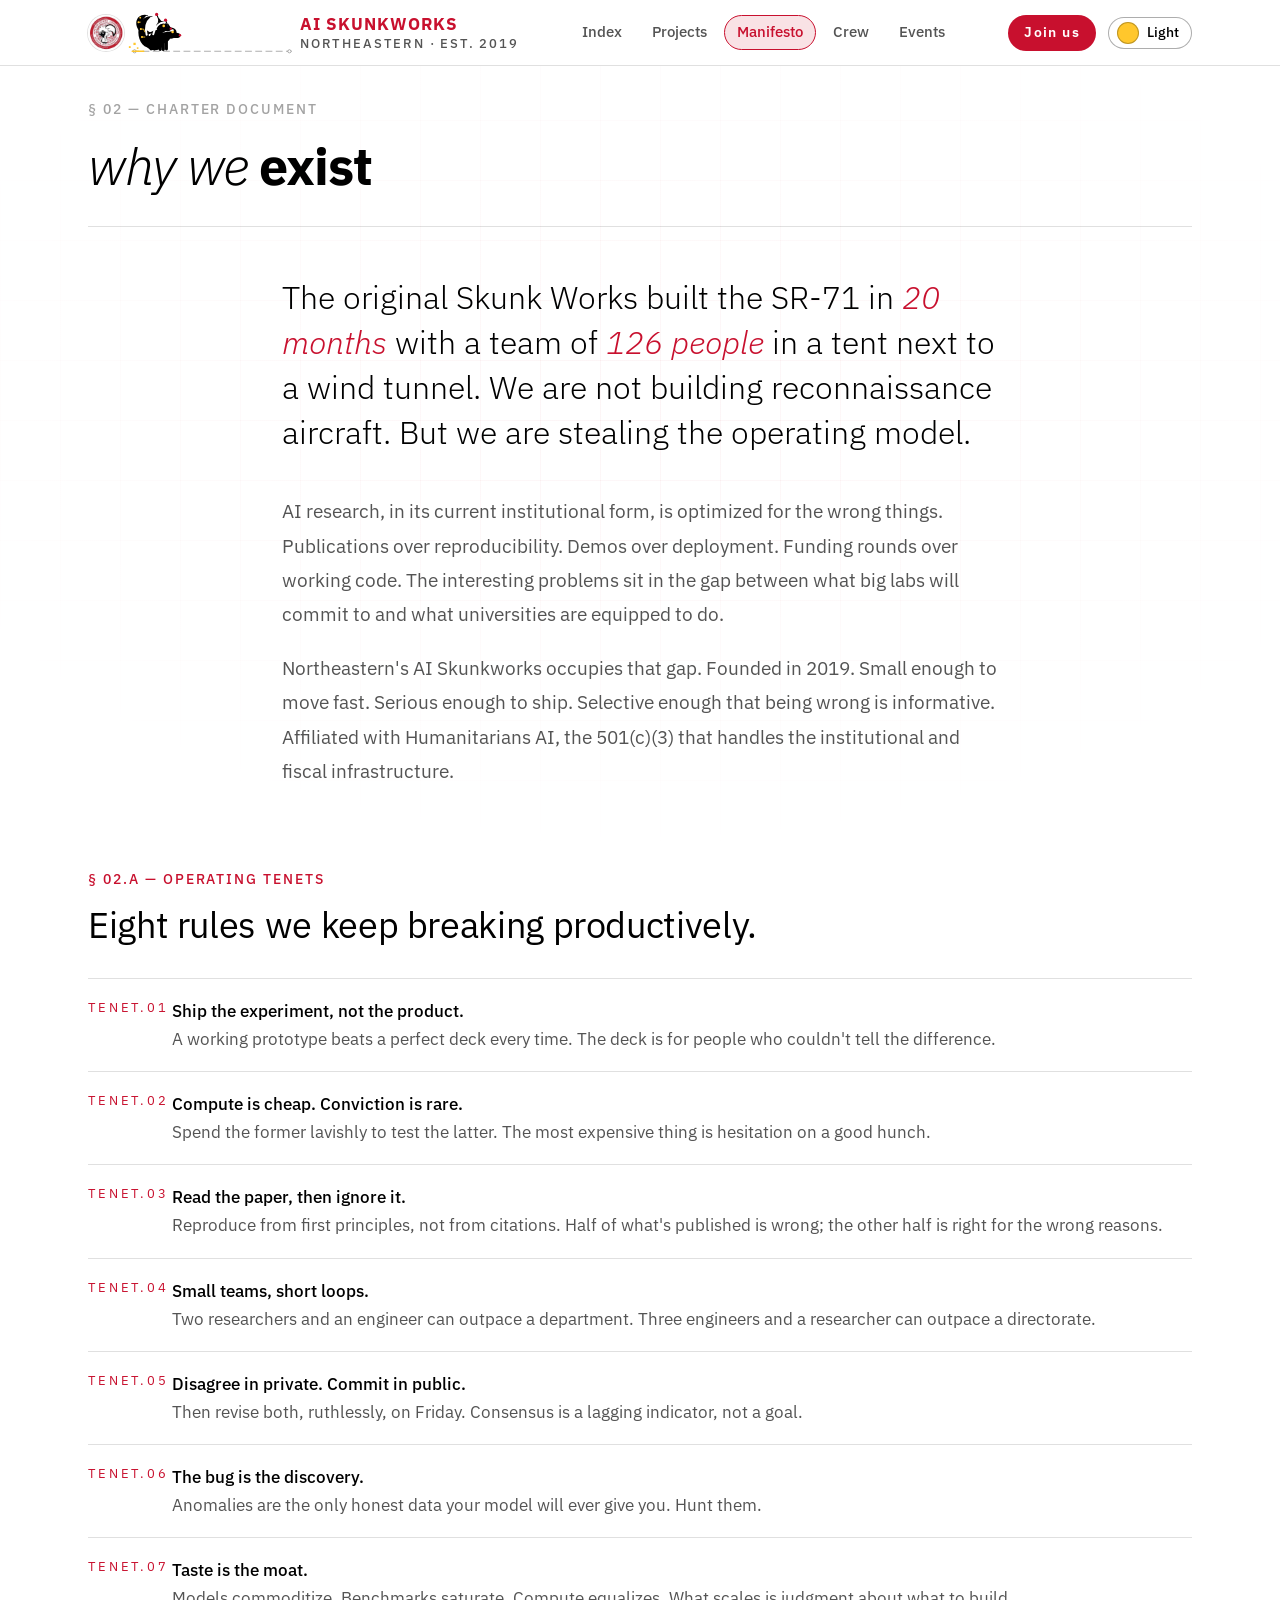
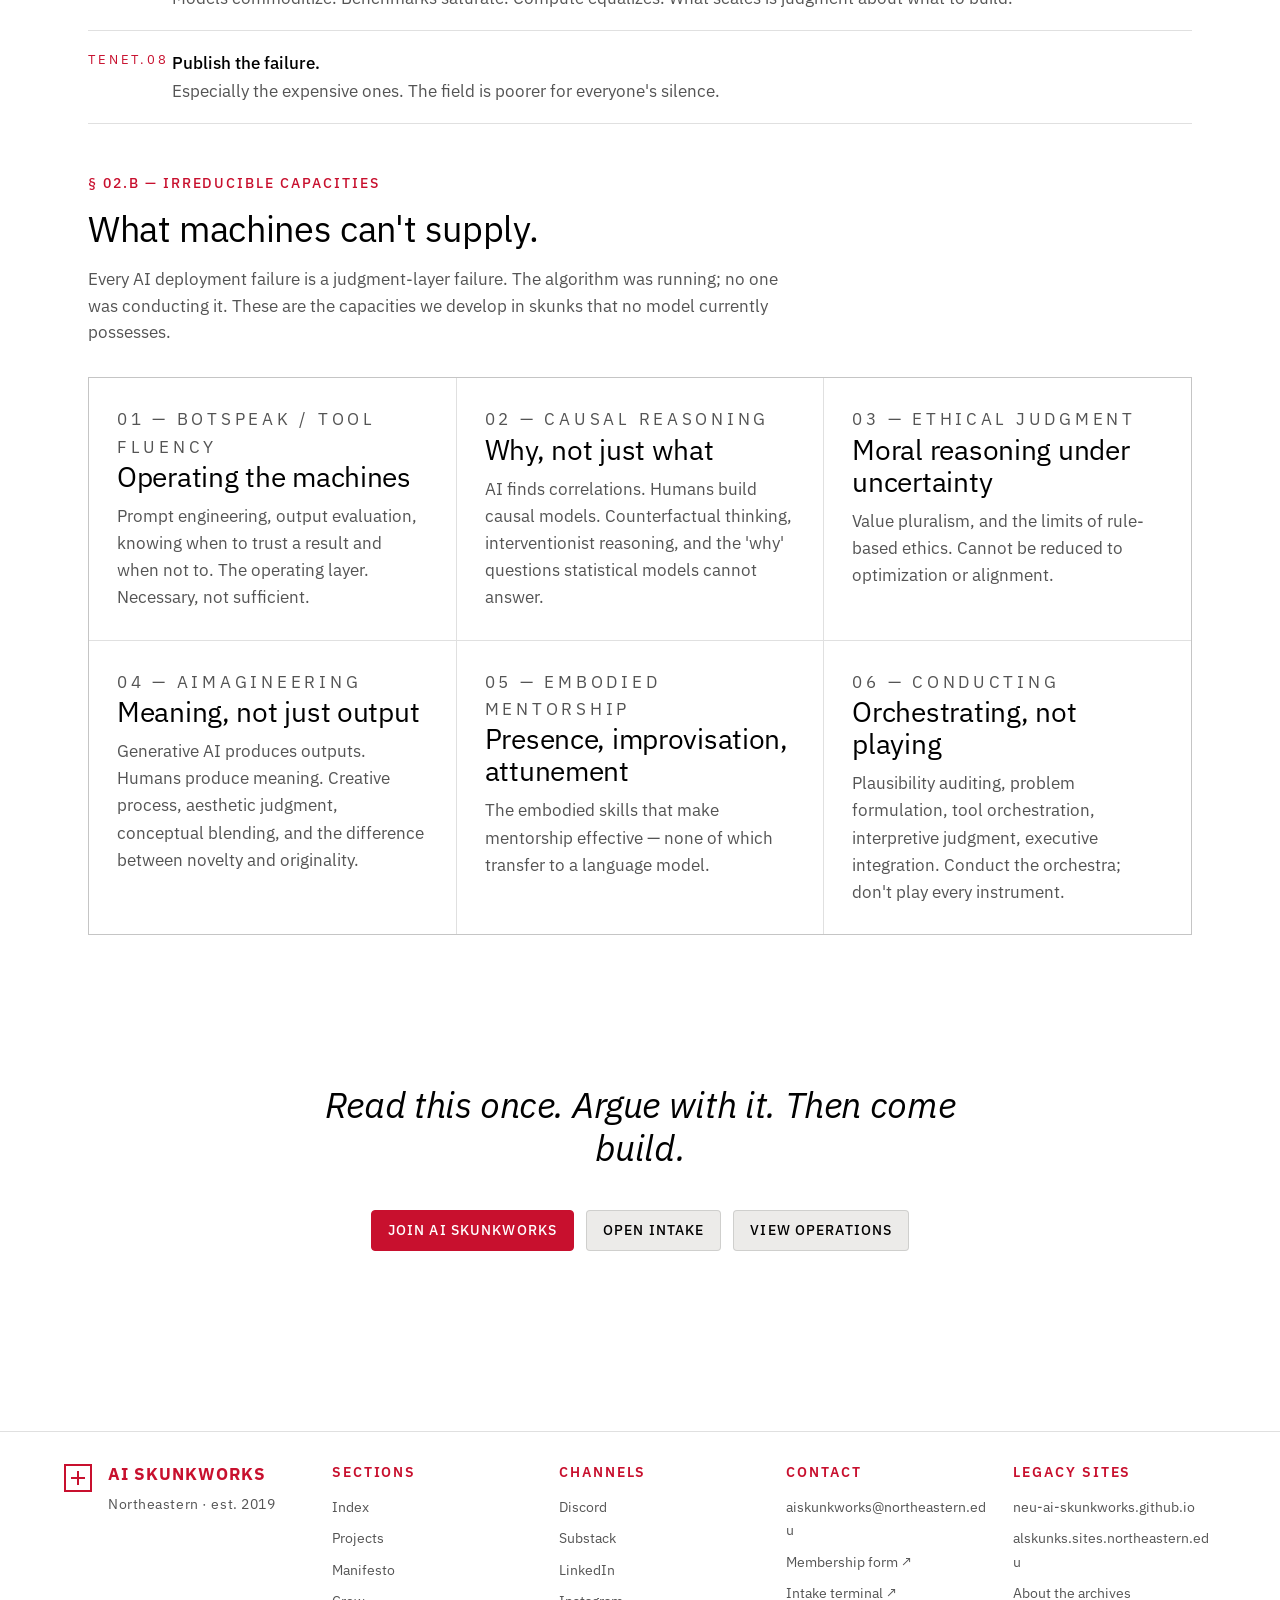
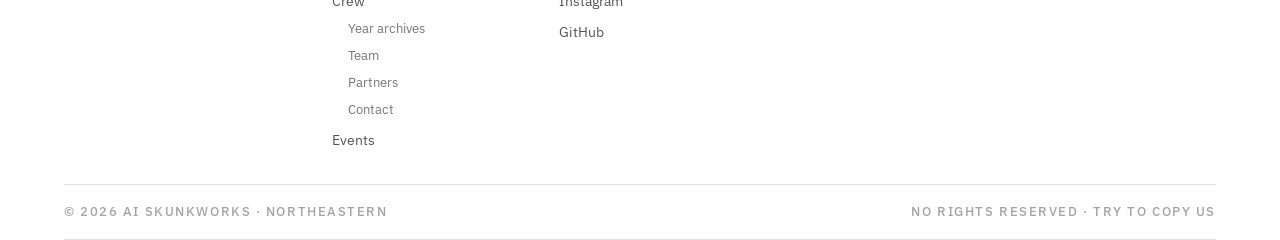
<file: manifesto.html>
<!DOCTYPE html>
<html lang="en">
  <head>
    <meta charset="utf-8" />
    <meta name="viewport" content="width=device-width, initial-scale=1" />
    <title>Manifesto and Operating Tenets | AI Skunkworks at Northeastern</title>
    <!-- SEO -->
    <meta name="description" content="Why Northeastern's AI Skunkworks exists: eight operating tenets for student AI research and the six human capacities, from causal reasoning to ethics, machines can't supply." />
    <meta name="robots" content="index, follow, max-image-preview:large" />
    <meta name="author" content="AI Skunkworks, Northeastern University" />
    <link rel="canonical" href="https://skunks.ai/manifesto.html" />
    <meta property="og:type" content="website" />
    <meta property="og:site_name" content="AI Skunkworks" />
    <meta property="og:locale" content="en_US" />
    <meta property="og:title" content="Manifesto and Operating Tenets | AI Skunkworks at Northeastern" />
    <meta property="og:description" content="Why Northeastern's AI Skunkworks exists: eight operating tenets for student AI research and the six human capacities, from causal reasoning to ethics, machines can't supply." />
    <meta property="og:url" content="https://skunks.ai/manifesto.html" />
    <meta property="og:image" content="https://skunks.ai/assets/og-image.png" />
    <meta property="og:image:width" content="1200" />
    <meta property="og:image:height" content="630" />
    <meta property="og:image:alt" content="AI Skunkworks, student-led AI research group at Northeastern University" />
    <meta name="twitter:card" content="summary_large_image" />
    <meta name="twitter:title" content="Manifesto and Operating Tenets | AI Skunkworks at Northeastern" />
    <meta name="twitter:description" content="Why Northeastern's AI Skunkworks exists: eight operating tenets for student AI research and the six human capacities, from causal reasoning to ethics, machines can't supply." />
    <meta name="twitter:image" content="https://skunks.ai/assets/og-image.png" />
    <link rel="apple-touch-icon" href="assets/favicon.png" />
    <link rel="sitemap" type="application/xml" href="sitemap.xml" />
    <script type="application/ld+json">
    {
      "@context": "https://schema.org",
      "@graph": [
        {
          "@type": "AboutPage",
          "@id": "https://skunks.ai/manifesto.html#webpage",
          "url": "https://skunks.ai/manifesto.html",
          "name": "Manifesto and Operating Tenets | AI Skunkworks at Northeastern",
          "description": "Why Northeastern's AI Skunkworks exists: eight operating tenets for student AI research and the six human capacities, from causal reasoning to ethics, machines can't supply.",
          "isPartOf": {
            "@id": "https://skunks.ai/#website"
          },
          "about": {
            "@id": "https://skunks.ai/#organization"
          },
          "primaryImageOfPage": "https://skunks.ai/assets/og-image.png",
          "inLanguage": "en-US",
          "breadcrumb": {
            "@id": "https://skunks.ai/manifesto.html#breadcrumb"
          }
        },
        {
          "@type": "BreadcrumbList",
          "@id": "https://skunks.ai/manifesto.html#breadcrumb",
          "itemListElement": [
            {
              "@type": "ListItem",
              "position": 1,
              "name": "AI Skunkworks",
              "item": "https://skunks.ai/"
            },
            {
              "@type": "ListItem",
              "position": 2,
              "name": "Manifesto",
              "item": "https://skunks.ai/manifesto.html"
            }
          ]
        }
      ]
    }
    </script>
    <!-- /SEO -->
    <meta name="theme-color" content="#c8102e" />
    <script>
      (function () {
        var t = null;
        try { t = localStorage.getItem("skunkworks-theme"); } catch (e) {}
        if (!t) t = window.matchMedia("(prefers-color-scheme: dark)").matches ? "dark" : "light";
        document.documentElement.dataset.theme = t;
      })();
    </script>
    <link rel="preconnect" href="https://fonts.googleapis.com" />
    <link rel="preconnect" href="https://fonts.gstatic.com" crossorigin />
    <link
      href="https://fonts.googleapis.com/css2?family=IBM+Plex+Mono:wght@400;500&family=IBM+Plex+Sans:ital,wght@0,400;0,500;0,600;0,700;1,400;1,600&display=swap"
      rel="stylesheet"
    />
    <link rel="icon" href="assets/favicon.png" />
    <link rel="stylesheet" href="styles/tokens.css" />
    <link rel="stylesheet" href="styles/base.css" />
    <link rel="stylesheet" href="styles/components.css" />
    <link rel="stylesheet" href="styles/layout.css" />
    <link rel="stylesheet" href="styles/pages-manifesto.css" />
  </head>
  <body>
    <div class="site-shell">
      <header class="site-sticky-nav">
        <div class="site-sticky-nav__inner">
          <div class="site-sticky-nav__brand-group">
          <a class="site-sticky-nav__brand" href="index.html">
            <img class="brand-logo" src="assets/skunkworksneu_logo.jpg" alt="AI Skunkworks home" width="36" height="36" />
            </a>
            <svg class="skunk" viewBox="0 0 140 36" aria-hidden="true" focusable="false">
            <g class="skunk__ground">
              <path class="skunk__trace" d="M0 34.5 H140" />
              <circle class="skunk__via" cx="2" cy="34.5" r="1.4" />
              <circle class="skunk__via" cx="138" cy="34.5" r="1.4" />
              <path class="skunk__packet" d="M0 34.5 H10" />
            </g>
            <g class="skunk__mover">
              <g class="skunk__face">
                <!-- RUN POSE -->
                <g class="skunk__run">
                  <g class="skunk__bits">
                    <rect x="1" y="27" width="2" height="2" />
                    <rect x="-3" y="30" width="1.6" height="1.6" />
                    <rect x="4" y="31" width="1.4" height="1.4" />
                  </g>
                  <g class="skunk__tail skunk__tail--run">
                    <path class="skunk__fur" d="M15 20 C8 20 3 15 3.5 9 C4 3.5 9.5 1 14 3 C10 5 8.5 9 10.5 13 C12 16 14.5 17.5 17 18.5 Z" />
                    <path class="skunk__stripe" d="M12.5 4.2 C9.5 7 9.4 11 11.8 14.6" />
                    <path class="skunk__circuit" d="M5.5 9 H8 L9.2 11" />
                    <circle class="skunk__node" cx="5.5" cy="9" r="0.9" />
                    <circle class="skunk__node" cx="7" cy="5" r="0.8" />
                  </g>
                  <g class="skunk__legs-back">
                    <path class="skunk__leg skunk__leg--a" d="M16.5 25 V32.5" />
                    <path class="skunk__leg skunk__leg--b" d="M19.5 25.5 V32.5" />
                  </g>
                  <g class="skunk__legs-front">
                    <path class="skunk__leg skunk__leg--b" d="M27 25.5 V32.5" />
                    <path class="skunk__leg skunk__leg--a" d="M30 25 V32.5" />
                  </g>
                  <g class="skunk__bob">
                    <ellipse class="skunk__fur" cx="23" cy="22" rx="10.5" ry="6" />
                    <circle class="skunk__fur" cx="34" cy="18.5" r="5" />
                    <ellipse class="skunk__fur" cx="38.6" cy="20.6" rx="3.6" ry="2.3" />
                    <path class="skunk__fur" d="M30.5 14.6 L31.4 10.2 L34 14 Z" />
                    <path class="skunk__stripe" d="M35.6 16 C30 16.4 24 17.4 15.2 20.2" />
                    <path class="skunk__antenna" d="M32 13.8 L29.4 7.6" />
                    <circle class="skunk__led" cx="29.2" cy="7.2" r="1.4" />
                    <circle class="skunk__eye" cx="35.4" cy="17.6" r="1.15" />
                    <circle class="skunk__nose" cx="41.9" cy="20.4" r="1.05" />
                  </g>
                </g>
                <!-- SIT POSE -->
                <g class="skunk__sit">
                  <g class="skunk__tail skunk__tail--sit">
                    <path class="skunk__fur" d="M16 32 C8 31 4.5 23 5.5 15 C6.5 7 12 2.5 18 4 C13.5 6.5 11.5 11.5 12.5 18 C13.5 24 16.5 28 20 30 Z" />
                    <path class="skunk__stripe" d="M16.6 5 C12.5 8.5 11.2 14 12.6 20" />
                    <path class="skunk__circuit" d="M7.5 15 H10 L11 17.5" />
                    <path class="skunk__circuit" d="M8.5 22 H11" />
                    <circle class="skunk__node" cx="7.5" cy="15" r="0.9" />
                    <circle class="skunk__node" cx="8.5" cy="22" r="0.9" />
                  </g>
                  <ellipse class="skunk__fur" cx="19.5" cy="30" rx="6.5" ry="3.6" />
                  <ellipse class="skunk__fur" cx="22" cy="24" rx="6.8" ry="8.5" />
                  <path class="skunk__leg" d="M24.5 26 V33" />
                  <path class="skunk__leg" d="M27.2 26 V33" />
                  <g class="skunk__head">
                    <circle class="skunk__fur" cx="26" cy="13" r="5" />
                    <ellipse class="skunk__fur" cx="30.6" cy="14.8" rx="3.4" ry="2.2" />
                    <path class="skunk__fur" d="M22.4 9.4 L23.2 5 L26 8.6 Z" />
                    <path class="skunk__stripe" d="M28.6 9.4 C24.5 8.6 20.5 12 18.4 19.5" />
                    <path class="skunk__antenna" d="M24 8.4 L21.6 2.4" />
                    <circle class="skunk__led" cx="21.4" cy="2.1" r="1.4" />
                    <circle class="skunk__eye skunk__eye--blink" cx="27.6" cy="12.2" r="1.15" />
                    <circle class="skunk__nose" cx="33.8" cy="14.6" r="1.05" />
                  </g>
                </g>
              </g>
            </g>
          </svg>
            <a class="site-sticky-nav__brand site-sticky-nav__brand--text" href="index.html" tabindex="-1" aria-hidden="true">
            <span class="site-sticky-nav__brand-text">
              <span class="site-sticky-nav__brand-title">AI Skunkworks</span>
              <span class="site-sticky-nav__brand-sub">Northeastern · est. 2019</span>
            </span>
          </a>
          </div>
          <nav class="site-sticky-nav__links" aria-label="Primary">
            <a href="index.html">Index</a>
            <a href="projects.html">Projects</a>
            <a href="manifesto.html" aria-current="page">Manifesto</a>
            <a href="people.html">Crew</a>
            <a href="events.html">Events</a>
          </nav>
          <div class="site-sticky-nav__meta">
            <a class="site-sticky-nav__join" href="https://forms.cloud.microsoft/Pages/ResponsePage.aspx?id=gcLuqKOqrk2sm5o5i5IV5z3UtEad7LFKuTRbSEyY4zhUOFpUSFE5M0QzMUg0RDExRElSMlpEMUxLSC4u" target="_blank" rel="noopener noreferrer">Join us</a>
            <button type="button" class="theme-toggle" data-theme-toggle aria-pressed="false" aria-label="Switch to dark mode">
              <span class="theme-toggle__dial" aria-hidden="true"></span>
              <span class="theme-toggle__text">Light</span>
            </button>
            <button
              type="button"
              class="site-sticky-nav__toggle"
              aria-expanded="false"
              aria-controls="site-mobile-menu"
              aria-label="Open menu"
            >
              <span class="site-sticky-nav__toggle-bar" aria-hidden="true"></span>
              <span class="site-sticky-nav__toggle-bar" aria-hidden="true"></span>
              <span class="site-sticky-nav__toggle-bar" aria-hidden="true"></span>
            </button>
          </div>
        </div>
      </header>
      <div id="site-mobile-menu" class="site-mobile-menu" hidden>
        <button type="button" class="site-mobile-menu__close" aria-label="Close menu">×</button>
        <nav class="site-mobile-menu__links" aria-label="Mobile primary">
          <a href="index.html">Index</a>
          <a href="projects.html">Projects</a>
          <a href="manifesto.html" aria-current="page">Manifesto</a>
          <a href="people.html">Crew</a>
          <a href="events.html">Events</a>
          <a class="site-mobile-menu__join" href="https://forms.cloud.microsoft/Pages/ResponsePage.aspx?id=gcLuqKOqrk2sm5o5i5IV5z3UtEad7LFKuTRbSEyY4zhUOFpUSFE5M0QzMUg0RDExRElSMlpEMUxLSC4u" target="_blank" rel="noopener noreferrer">Join us ↗</a>
        </nav>
      </div>
      <main class="site-main" id="main">
        <section class="page-hero manifesto-hero">
          <p class="page-hero__label">§ 02 — Charter Document</p>
          <h1><em>why we</em> <span>exist</span></h1>
        </section>

        <section class="page-section origin">
          <div class="origin__pullquote">
            The original Skunk Works built the SR-71 in <em>20 months</em> with a team of
            <em>126 people</em> in a tent next to a wind tunnel. We are not building reconnaissance
            aircraft. But we are stealing the operating model.
          </div>
          <p class="origin__body">
            AI research, in its current institutional form, is optimized for the wrong things.
            Publications over reproducibility. Demos over deployment. Funding rounds over working
            code. The interesting problems sit in the gap between what big labs will commit to and
            what universities are equipped to do.
          </p>
          <p class="origin__body">
            Northeastern's AI Skunkworks occupies that gap. Founded in 2019. Small enough to move
            fast. Serious enough to ship. Selective enough that being wrong is informative.
            Affiliated with Humanitarians AI, the 501(c)(3) that handles the institutional and fiscal
            infrastructure.
          </p>
        </section>

        <section class="page-section" id="tenets">
          <div class="page-section__head">
            <p class="page-section__label">§ 02.A — Operating Tenets</p>
            <h2>Eight rules we keep breaking productively.</h2>
          </div>
          <ol class="tenets tenets--full">
            <li>
              <strong>Ship the experiment, not the product.</strong>
              <span
                >A working prototype beats a perfect deck every time. The deck is for people who
                couldn't tell the difference.</span
              >
            </li>
            <li>
              <strong>Compute is cheap. Conviction is rare.</strong>
              <span
                >Spend the former lavishly to test the latter. The most expensive thing is hesitation
                on a good hunch.</span
              >
            </li>
            <li>
              <strong>Read the paper, then ignore it.</strong>
              <span
                >Reproduce from first principles, not from citations. Half of what's published is
                wrong; the other half is right for the wrong reasons.</span
              >
            </li>
            <li>
              <strong>Small teams, short loops.</strong>
              <span
                >Two researchers and an engineer can outpace a department. Three engineers and a
                researcher can outpace a directorate.</span
              >
            </li>
            <li>
              <strong>Disagree in private. Commit in public.</strong>
              <span
                >Then revise both, ruthlessly, on Friday. Consensus is a lagging indicator, not a
                goal.</span
              >
            </li>
            <li>
              <strong>The bug is the discovery.</strong>
              <span
                >Anomalies are the only honest data your model will ever give you. Hunt them.</span
              >
            </li>
            <li>
              <strong>Taste is the moat.</strong>
              <span
                >Models commoditize. Benchmarks saturate. Compute equalizes. What scales is judgment
                about what to build.</span
              >
            </li>
            <li>
              <strong>Publish the failure.</strong>
              <span>Especially the expensive ones. The field is poorer for everyone's silence.</span>
            </li>
          </ol>
        </section>

        <section class="page-section irreducibles" id="irreducibles">
          <div class="page-section__head">
            <p class="page-section__label">§ 02.B — Irreducible Capacities</p>
            <h2>What machines can't supply.</h2>
            <p class="page-section__sub">
              Every AI deployment failure is a judgment-layer failure. The algorithm was running; no
              one was conducting it. These are the capacities we develop in skunks that no model
              currently possesses.
            </p>
          </div>
          <div class="irreducibles__grid">
            <article class="irr-card">
              <p class="irr-card__label">01 — BOTSPEAK / TOOL FLUENCY</p>
              <h3>Operating the machines</h3>
              <p>
                Prompt engineering, output evaluation, knowing when to trust a result and when not
                to. The operating layer. Necessary, not sufficient.
              </p>
            </article>
            <article class="irr-card">
              <p class="irr-card__label">02 — CAUSAL REASONING</p>
              <h3>Why, not just what</h3>
              <p>
                AI finds correlations. Humans build causal models. Counterfactual thinking,
                interventionist reasoning, and the 'why' questions statistical models cannot answer.
              </p>
            </article>
            <article class="irr-card">
              <p class="irr-card__label">03 — ETHICAL JUDGMENT</p>
              <h3>Moral reasoning under uncertainty</h3>
              <p>
                Value pluralism, and the limits of rule-based ethics. Cannot be reduced to
                optimization or alignment.
              </p>
            </article>
            <article class="irr-card">
              <p class="irr-card__label">04 — AIMAGINEERING</p>
              <h3>Meaning, not just output</h3>
              <p>
                Generative AI produces outputs. Humans produce meaning. Creative process, aesthetic
                judgment, conceptual blending, and the difference between novelty and originality.
              </p>
            </article>
            <article class="irr-card">
              <p class="irr-card__label">05 — EMBODIED MENTORSHIP</p>
              <h3>Presence, improvisation, attunement</h3>
              <p>
                The embodied skills that make mentorship effective — none of which transfer to a
                language model.
              </p>
            </article>
            <article class="irr-card">
              <p class="irr-card__label">06 — CONDUCTING</p>
              <h3>Orchestrating, not playing</h3>
              <p>
                Plausibility auditing, problem formulation, tool orchestration, interpretive
                judgment, executive integration. Conduct the orchestra; don't play every instrument.
              </p>
            </article>
          </div>
        </section>

        <section class="page-section manifesto-close">
          <h2 class="manifesto-close__title">
            Read this once. Argue with it. Then come build.
          </h2>
          <div class="manifesto-close__actions">
            <a href="https://forms.cloud.microsoft/Pages/ResponsePage.aspx?id=gcLuqKOqrk2sm5o5i5IV5z3UtEad7LFKuTRbSEyY4zhUOFpUSFE5M0QzMUg0RDExRElSMlpEMUxLSC4u" class="btn btn--primary" target="_blank" rel="noopener noreferrer">Join AI Skunkworks</a>
            <a href="events.html#intake-terminal" class="btn">Open Intake</a>
            <a href="projects.html" class="btn">View Operations</a>
          </div>
        </section>
      </main>
      <footer class="site-footer">
        <div class="site-footer__inner">
          <div class="site-footer__grid">
            <div class="site-footer__col site-footer__col--brand">
              <div class="site-footer__brand">
                <span class="brand-mark" aria-hidden="true"></span>
                <div class="site-footer__brand-copy">
                  <span class="site-footer__brand-name">AI Skunkworks</span>
                  <p class="site-footer__tagline">Northeastern · est. 2019</p>
                </div>
              </div>
            </div>
            <div class="site-footer__col">
              <h2 class="site-footer__col-title">Sections</h2>
              <ul class="site-footer__list">
                <li><a href="index.html">Index</a></li>
                <li><a href="projects.html">Projects</a></li>
                <li><a href="manifesto.html">Manifesto</a></li>
                <li>
                  <a href="people.html">Crew</a>
                  <ul class="site-footer__sublist">
                    <li><a href="people.html#year-archives">Year archives</a></li>
                    <li><a href="people.html#command">Team</a></li>
                    <li><a href="people.html#partners">Partners</a></li>
                    <li><a href="people.html#contact">Contact</a></li>
                  </ul>
                </li>
                <li><a href="events.html">Events</a></li>
              </ul>
            </div>
            <div class="site-footer__col">
              <h2 class="site-footer__col-title">Channels</h2>
              <ul class="site-footer__list">
                <li><a href="https://discord.gg/PGebZX3xU" target="_blank" rel="noopener noreferrer">Discord</a></li>
                <li><a href="https://aiskunkworks.substack.com" target="_blank" rel="noopener noreferrer">Substack</a></li>
                <li><a href="https://www.linkedin.com/company/aiskunkworks/" target="_blank" rel="noopener noreferrer">LinkedIn</a></li>
                <li><a href="https://instagram.com/aiskunkworks" target="_blank" rel="noopener noreferrer">Instagram</a></li>
                <li><a href="https://github.com/skunkworksneu" target="_blank" rel="noopener noreferrer">GitHub</a></li>
              </ul>
            </div>
            <div class="site-footer__col">
              <h2 class="site-footer__col-title">Contact</h2>
              <ul class="site-footer__list">
                <li><a href="mailto:aiskunkworks@northeastern.edu">aiskunkworks@northeastern.edu</a></li>
                <li><a href="https://forms.cloud.microsoft/Pages/ResponsePage.aspx?id=gcLuqKOqrk2sm5o5i5IV5z3UtEad7LFKuTRbSEyY4zhUOFpUSFE5M0QzMUg0RDExRElSMlpEMUxLSC4u" target="_blank" rel="noopener noreferrer">Membership form ↗</a></li>
                <li><a href="events.html#intake-terminal">Intake terminal ↗</a></li>
              </ul>
            </div>
            <div class="site-footer__col">
              <h2 class="site-footer__col-title">Legacy sites</h2>
              <ul class="site-footer__list">
                <li><a href="https://neu-ai-skunkworks.github.io" target="_blank" rel="noopener noreferrer">neu-ai-skunkworks.github.io</a></li>
                <li><a href="https://alskunks.sites.northeastern.edu" target="_blank" rel="noopener noreferrer">alskunks.sites.northeastern.edu</a></li>
                <li><a href="people.html#legacy-sites">About the archives</a></li>
              </ul>
            </div>
          </div>
          <div class="site-footer__strip">
            <span>© 2026 AI Skunkworks · Northeastern</span>
            <span>NO RIGHTS RESERVED · TRY TO COPY US</span>
          </div>
        </div>
      </footer>
    </div>
    <script src="scripts/main.js" defer></script>
  </body>
</html>
</file>
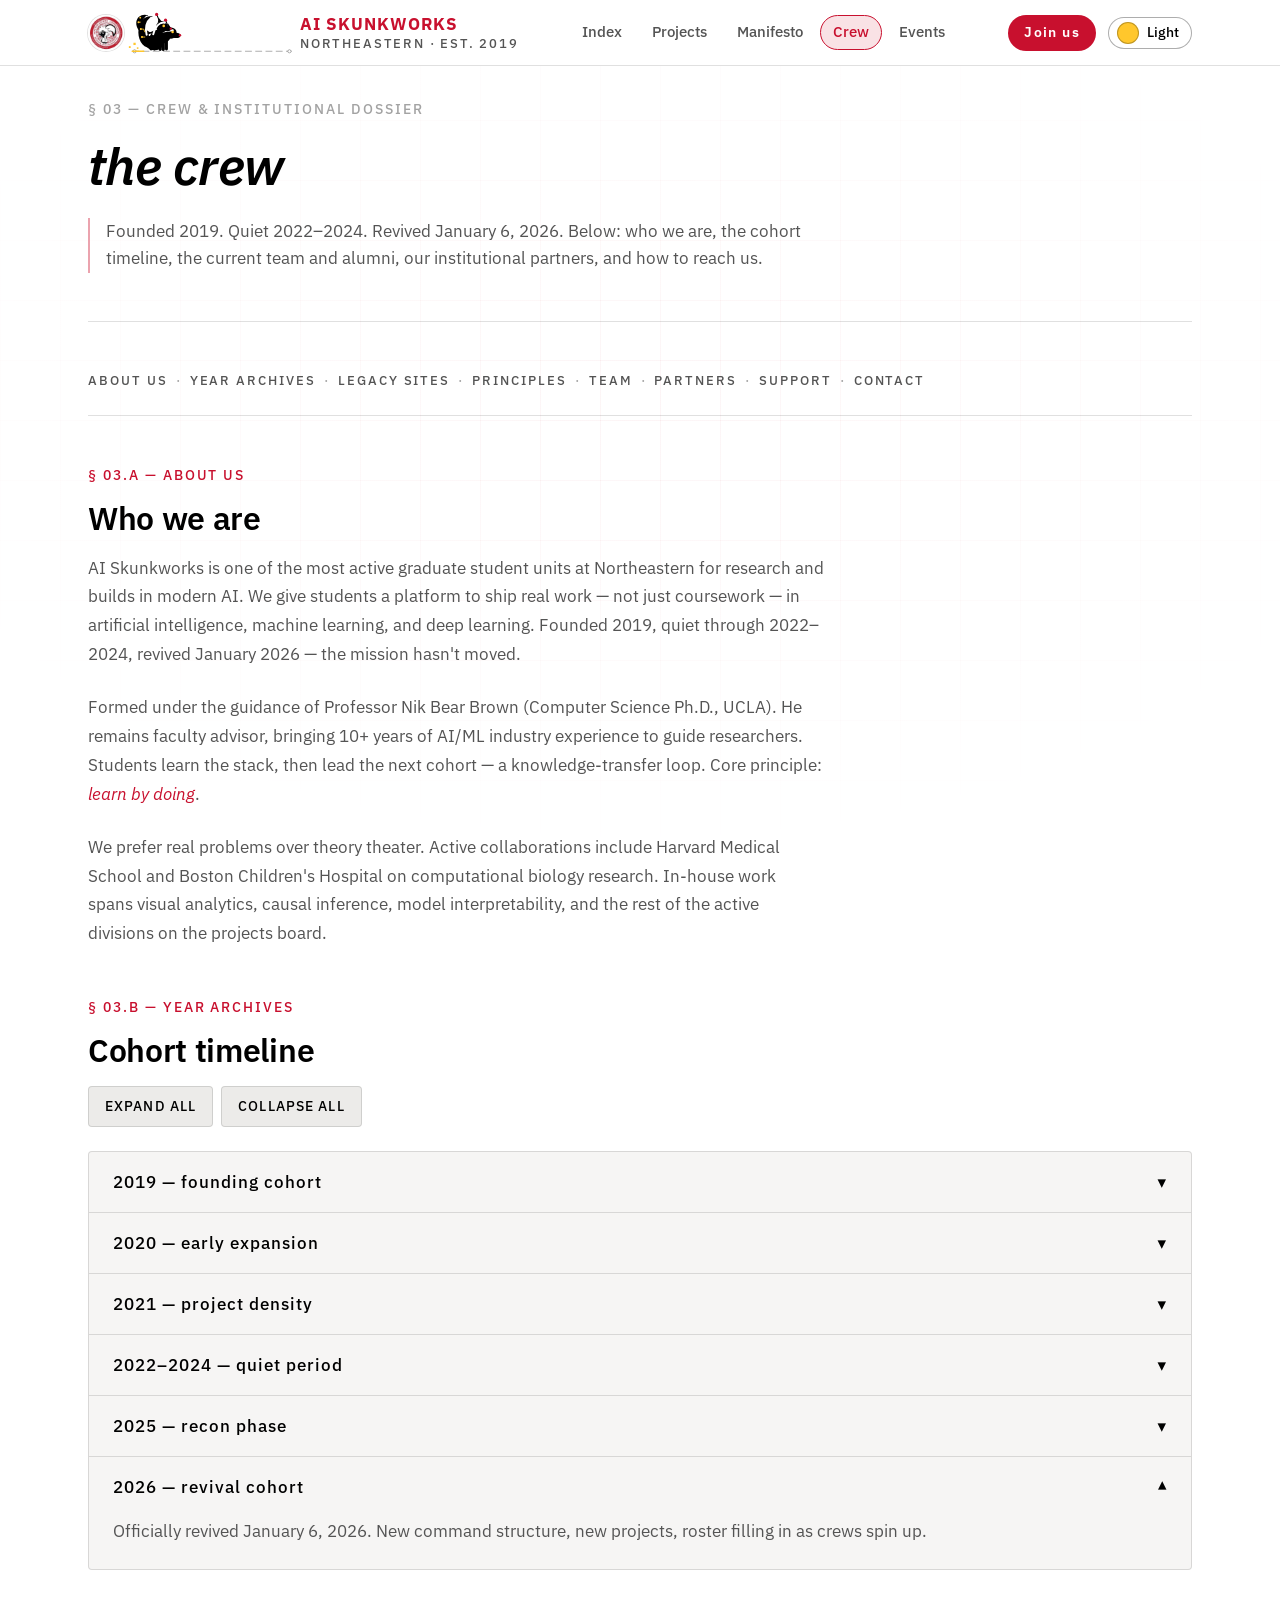
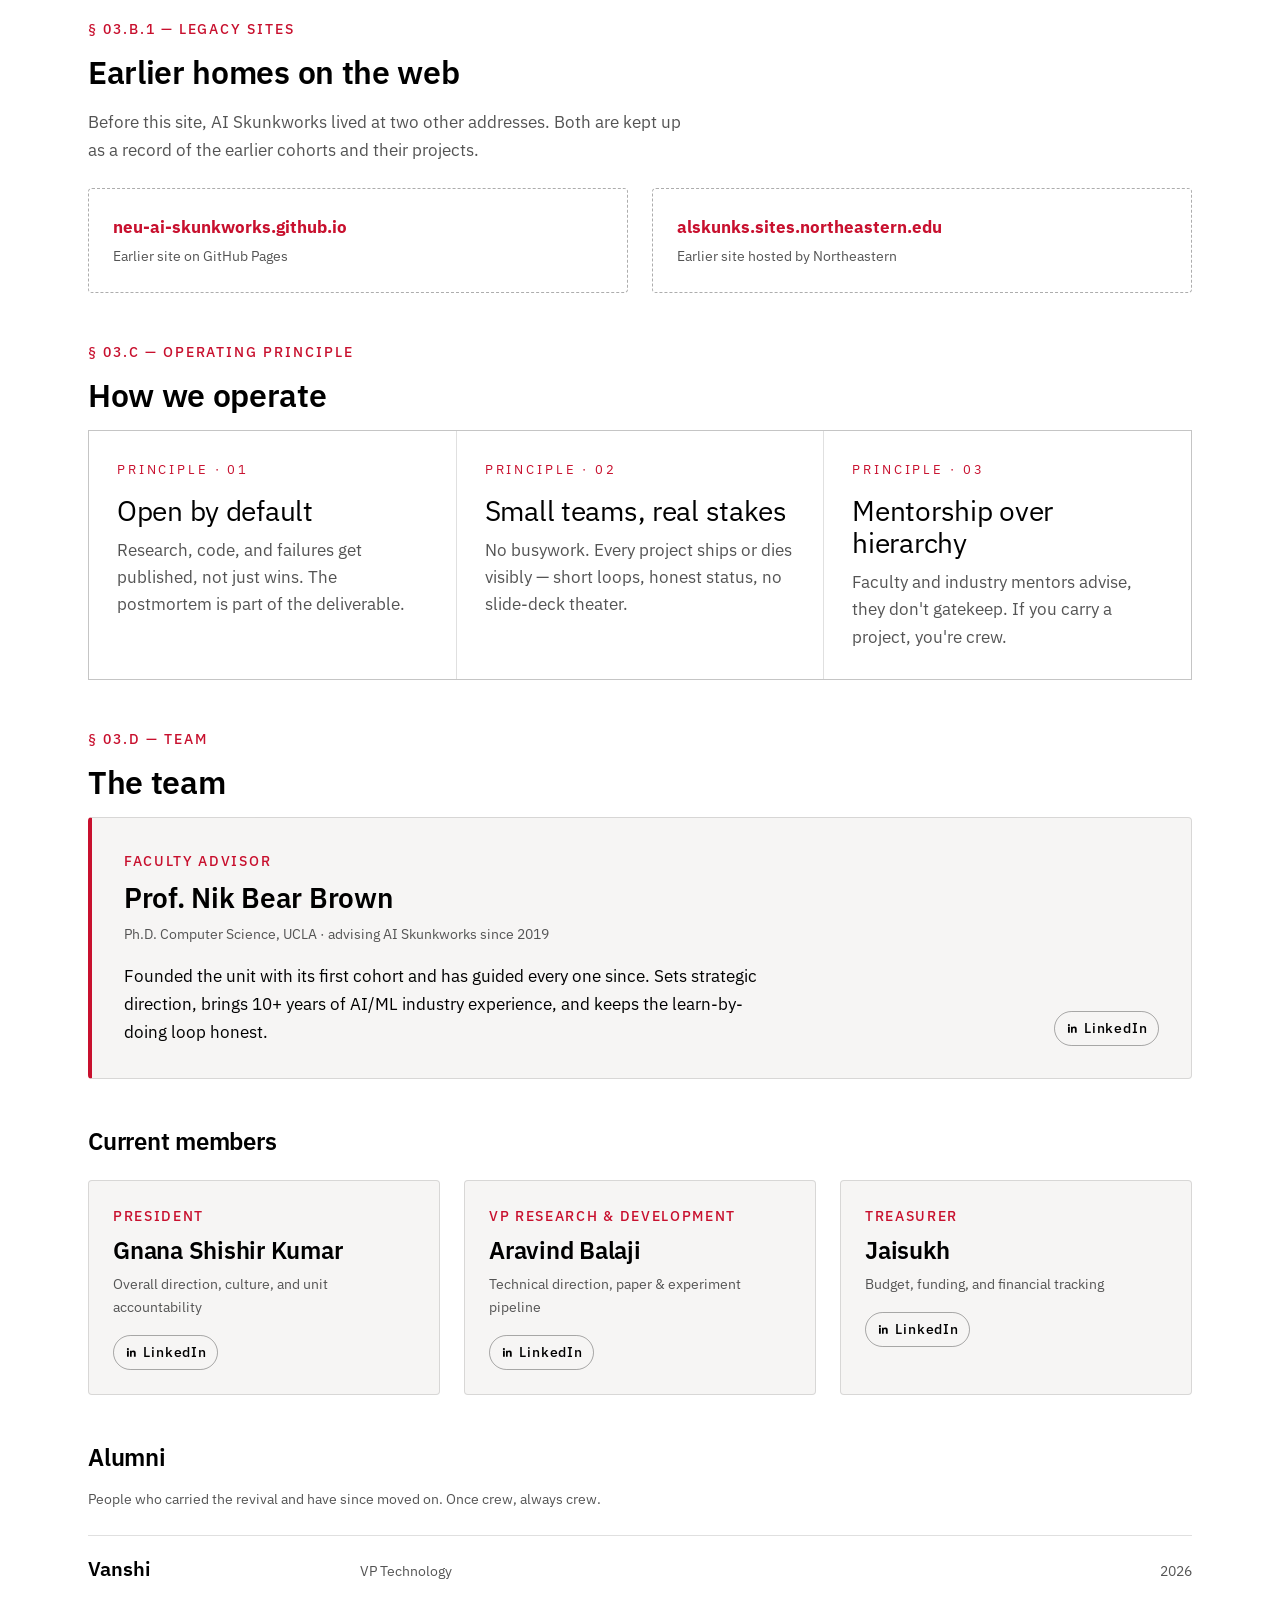
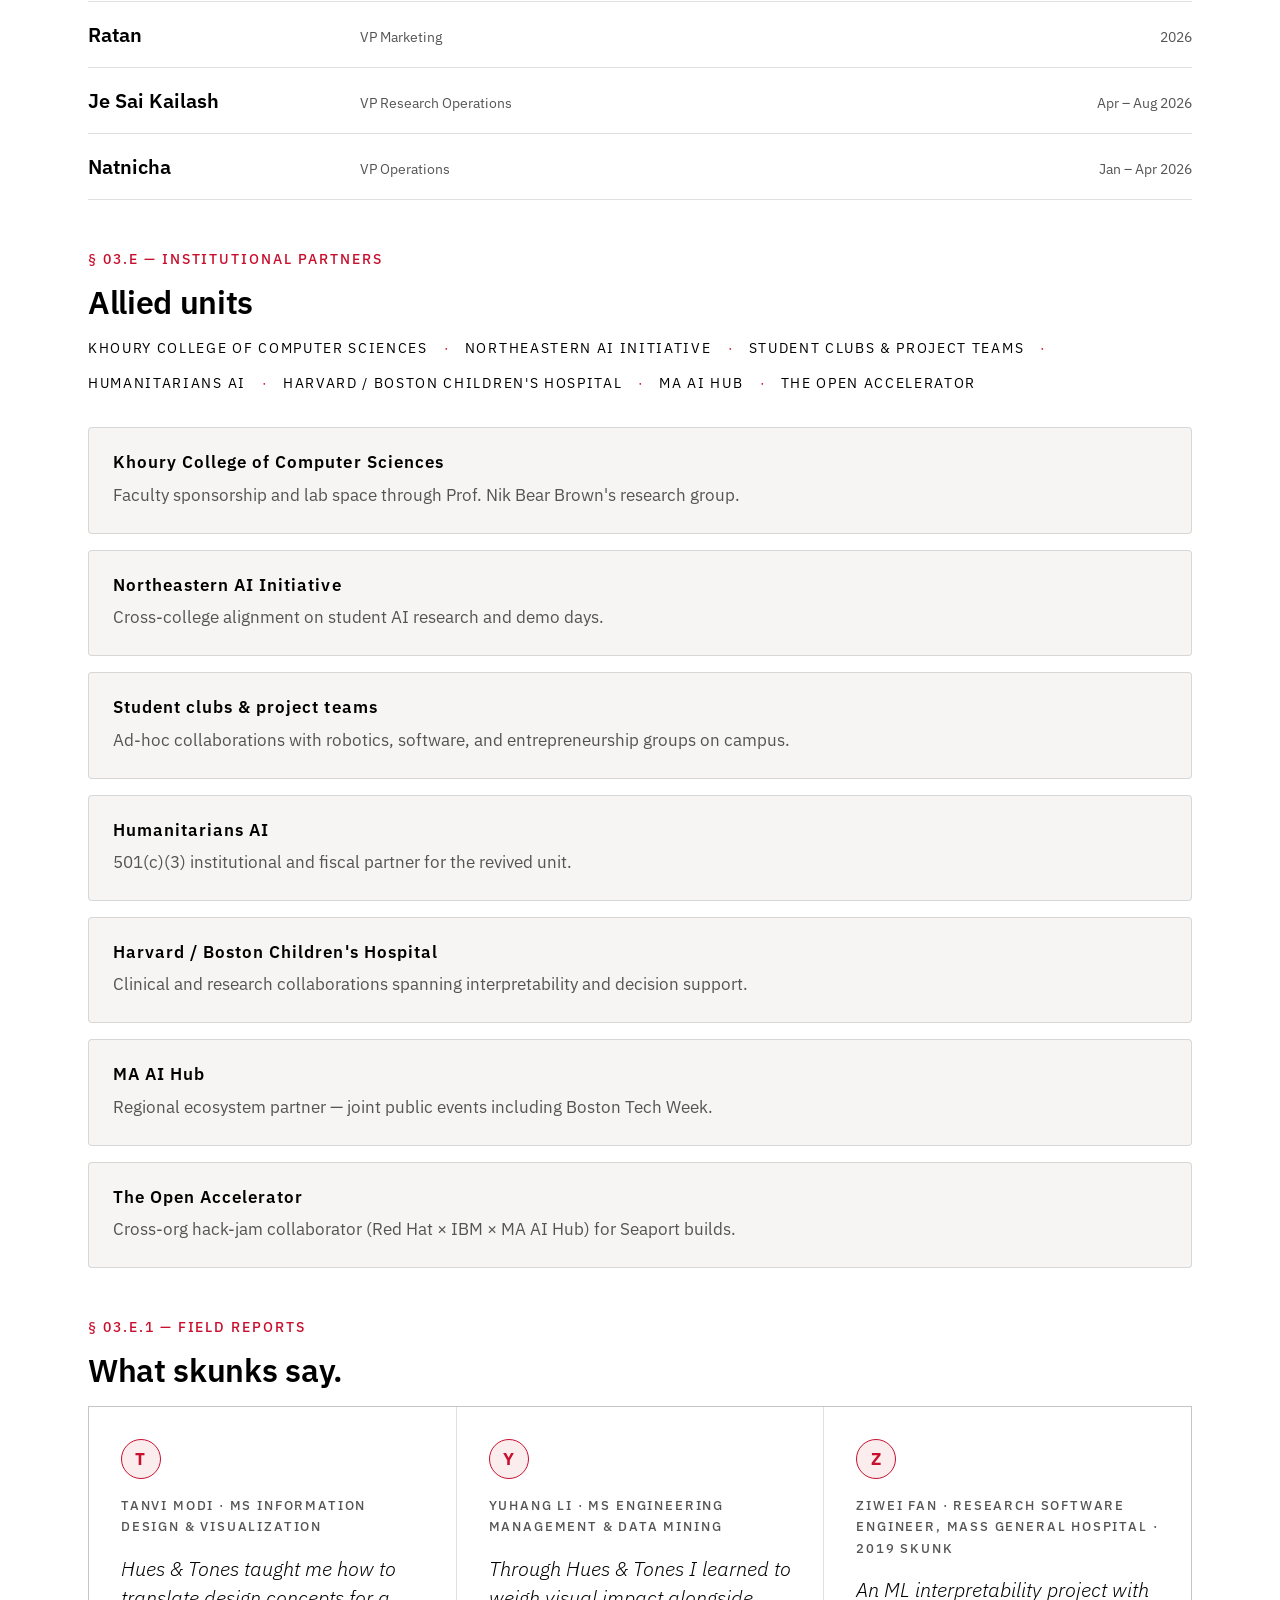
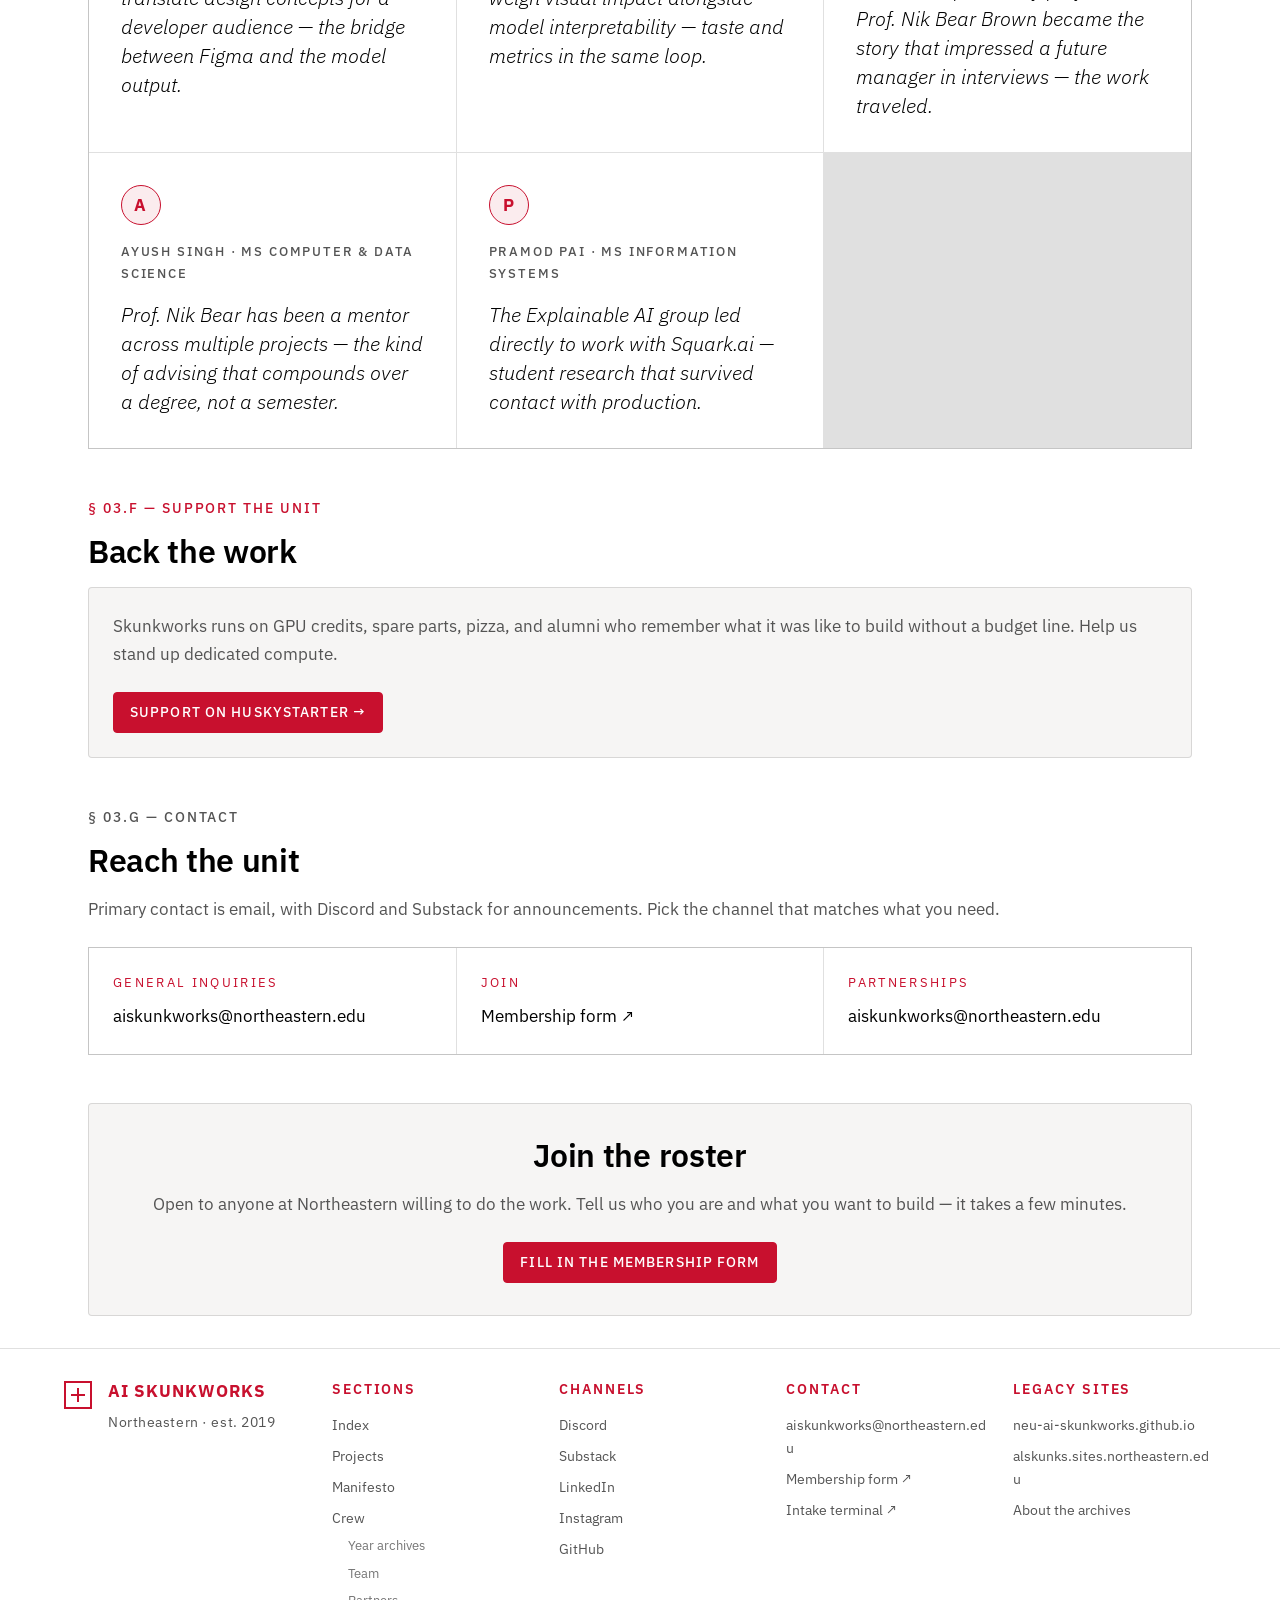
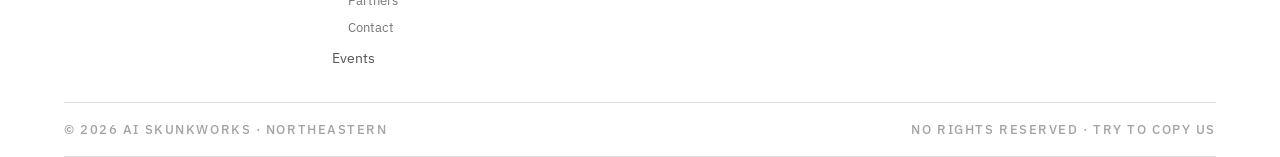
<file: people.html>
<!DOCTYPE html>
<html lang="en">
  <head>
    <meta charset="utf-8" />
    <meta name="viewport" content="width=device-width, initial-scale=1" />
    <title>Team, History and Partners | AI Skunkworks at Northeastern</title>
    <!-- SEO -->
    <meta name="description" content="Meet the AI Skunkworks team at Northeastern University: faculty advisor Prof. Nik Bear Brown, student leadership, alumni, history since 2019, partners and contact." />
    <meta name="robots" content="index, follow, max-image-preview:large" />
    <meta name="author" content="AI Skunkworks, Northeastern University" />
    <link rel="canonical" href="https://skunks.ai/people.html" />
    <meta property="og:type" content="website" />
    <meta property="og:site_name" content="AI Skunkworks" />
    <meta property="og:locale" content="en_US" />
    <meta property="og:title" content="Team, History and Partners | AI Skunkworks at Northeastern" />
    <meta property="og:description" content="Meet the AI Skunkworks team at Northeastern University: faculty advisor Prof. Nik Bear Brown, student leadership, alumni, history since 2019, partners and contact." />
    <meta property="og:url" content="https://skunks.ai/people.html" />
    <meta property="og:image" content="https://skunks.ai/assets/og-image.png" />
    <meta property="og:image:width" content="1200" />
    <meta property="og:image:height" content="630" />
    <meta property="og:image:alt" content="AI Skunkworks, student-led AI research group at Northeastern University" />
    <meta name="twitter:card" content="summary_large_image" />
    <meta name="twitter:title" content="Team, History and Partners | AI Skunkworks at Northeastern" />
    <meta name="twitter:description" content="Meet the AI Skunkworks team at Northeastern University: faculty advisor Prof. Nik Bear Brown, student leadership, alumni, history since 2019, partners and contact." />
    <meta name="twitter:image" content="https://skunks.ai/assets/og-image.png" />
    <link rel="apple-touch-icon" href="assets/favicon.png" />
    <link rel="sitemap" type="application/xml" href="sitemap.xml" />
    <script type="application/ld+json">
    {
      "@context": "https://schema.org",
      "@graph": [
        {
          "@type": "AboutPage",
          "@id": "https://skunks.ai/people.html#webpage",
          "url": "https://skunks.ai/people.html",
          "name": "Team, History and Partners | AI Skunkworks at Northeastern",
          "description": "Meet the AI Skunkworks team at Northeastern University: faculty advisor Prof. Nik Bear Brown, student leadership, alumni, history since 2019, partners and contact.",
          "isPartOf": {
            "@id": "https://skunks.ai/#website"
          },
          "about": {
            "@id": "https://skunks.ai/#organization"
          },
          "primaryImageOfPage": "https://skunks.ai/assets/og-image.png",
          "inLanguage": "en-US",
          "breadcrumb": {
            "@id": "https://skunks.ai/people.html#breadcrumb"
          }
        },
        {
          "@type": "BreadcrumbList",
          "@id": "https://skunks.ai/people.html#breadcrumb",
          "itemListElement": [
            {
              "@type": "ListItem",
              "position": 1,
              "name": "AI Skunkworks",
              "item": "https://skunks.ai/"
            },
            {
              "@type": "ListItem",
              "position": 2,
              "name": "Crew",
              "item": "https://skunks.ai/people.html"
            }
          ]
        },
        {
          "@type": "Person",
          "name": "Nik Bear Brown",
          "jobTitle": "Faculty Advisor, AI Skunkworks",
          "memberOf": {
            "@id": "https://skunks.ai/#organization"
          },
          "sameAs": "https://www.linkedin.com/in/nikbearbrown/"
        },
        {
          "@type": "Person",
          "name": "Gnana Shishir Kumar",
          "jobTitle": "President, AI Skunkworks",
          "memberOf": {
            "@id": "https://skunks.ai/#organization"
          },
          "sameAs": "https://www.linkedin.com/in/shishircj/"
        },
        {
          "@type": "Person",
          "name": "Aravind Balaji",
          "jobTitle": "VP Research & Development, AI Skunkworks",
          "memberOf": {
            "@id": "https://skunks.ai/#organization"
          },
          "sameAs": "https://www.linkedin.com/in/aravindbalaji250/"
        },
        {
          "@type": "Person",
          "name": "Jaisukh",
          "jobTitle": "Treasurer, AI Skunkworks",
          "memberOf": {
            "@id": "https://skunks.ai/#organization"
          },
          "sameAs": "https://www.linkedin.com/in/jaisukh-bk/"
        }
      ]
    }
    </script>
    <!-- /SEO -->
    <meta name="theme-color" content="#c8102e" />
    <script>
      (function () {
        var t = null;
        try { t = localStorage.getItem("skunkworks-theme"); } catch (e) {}
        if (!t) t = window.matchMedia("(prefers-color-scheme: dark)").matches ? "dark" : "light";
        document.documentElement.dataset.theme = t;
      })();
    </script>
    <link rel="preconnect" href="https://fonts.googleapis.com" />
    <link rel="preconnect" href="https://fonts.gstatic.com" crossorigin />
    <link
      href="https://fonts.googleapis.com/css2?family=IBM+Plex+Mono:wght@400;500&family=IBM+Plex+Sans:ital,wght@0,400;0,500;0,600;0,700;1,400;1,600&display=swap"
      rel="stylesheet"
    />
    <link rel="icon" href="assets/favicon.png" />
    <link rel="stylesheet" href="styles/tokens.css" />
    <link rel="stylesheet" href="styles/base.css" />
    <link rel="stylesheet" href="styles/components.css" />
    <link rel="stylesheet" href="styles/layout.css" />
    <link rel="stylesheet" href="styles/pages-people.css" />
  </head>
  <body>
    <div class="site-shell">
      <header class="site-sticky-nav">
        <div class="site-sticky-nav__inner">
          <div class="site-sticky-nav__brand-group">
          <a class="site-sticky-nav__brand" href="index.html">
            <img class="brand-logo" src="assets/skunkworksneu_logo.jpg" alt="AI Skunkworks home" width="36" height="36" />
            </a>
            <svg class="skunk" viewBox="0 0 140 36" aria-hidden="true" focusable="false">
            <g class="skunk__ground">
              <path class="skunk__trace" d="M0 34.5 H140" />
              <circle class="skunk__via" cx="2" cy="34.5" r="1.4" />
              <circle class="skunk__via" cx="138" cy="34.5" r="1.4" />
              <path class="skunk__packet" d="M0 34.5 H10" />
            </g>
            <g class="skunk__mover">
              <g class="skunk__face">
                <!-- RUN POSE -->
                <g class="skunk__run">
                  <g class="skunk__bits">
                    <rect x="1" y="27" width="2" height="2" />
                    <rect x="-3" y="30" width="1.6" height="1.6" />
                    <rect x="4" y="31" width="1.4" height="1.4" />
                  </g>
                  <g class="skunk__tail skunk__tail--run">
                    <path class="skunk__fur" d="M15 20 C8 20 3 15 3.5 9 C4 3.5 9.5 1 14 3 C10 5 8.5 9 10.5 13 C12 16 14.5 17.5 17 18.5 Z" />
                    <path class="skunk__stripe" d="M12.5 4.2 C9.5 7 9.4 11 11.8 14.6" />
                    <path class="skunk__circuit" d="M5.5 9 H8 L9.2 11" />
                    <circle class="skunk__node" cx="5.5" cy="9" r="0.9" />
                    <circle class="skunk__node" cx="7" cy="5" r="0.8" />
                  </g>
                  <g class="skunk__legs-back">
                    <path class="skunk__leg skunk__leg--a" d="M16.5 25 V32.5" />
                    <path class="skunk__leg skunk__leg--b" d="M19.5 25.5 V32.5" />
                  </g>
                  <g class="skunk__legs-front">
                    <path class="skunk__leg skunk__leg--b" d="M27 25.5 V32.5" />
                    <path class="skunk__leg skunk__leg--a" d="M30 25 V32.5" />
                  </g>
                  <g class="skunk__bob">
                    <ellipse class="skunk__fur" cx="23" cy="22" rx="10.5" ry="6" />
                    <circle class="skunk__fur" cx="34" cy="18.5" r="5" />
                    <ellipse class="skunk__fur" cx="38.6" cy="20.6" rx="3.6" ry="2.3" />
                    <path class="skunk__fur" d="M30.5 14.6 L31.4 10.2 L34 14 Z" />
                    <path class="skunk__stripe" d="M35.6 16 C30 16.4 24 17.4 15.2 20.2" />
                    <path class="skunk__antenna" d="M32 13.8 L29.4 7.6" />
                    <circle class="skunk__led" cx="29.2" cy="7.2" r="1.4" />
                    <circle class="skunk__eye" cx="35.4" cy="17.6" r="1.15" />
                    <circle class="skunk__nose" cx="41.9" cy="20.4" r="1.05" />
                  </g>
                </g>
                <!-- SIT POSE -->
                <g class="skunk__sit">
                  <g class="skunk__tail skunk__tail--sit">
                    <path class="skunk__fur" d="M16 32 C8 31 4.5 23 5.5 15 C6.5 7 12 2.5 18 4 C13.5 6.5 11.5 11.5 12.5 18 C13.5 24 16.5 28 20 30 Z" />
                    <path class="skunk__stripe" d="M16.6 5 C12.5 8.5 11.2 14 12.6 20" />
                    <path class="skunk__circuit" d="M7.5 15 H10 L11 17.5" />
                    <path class="skunk__circuit" d="M8.5 22 H11" />
                    <circle class="skunk__node" cx="7.5" cy="15" r="0.9" />
                    <circle class="skunk__node" cx="8.5" cy="22" r="0.9" />
                  </g>
                  <ellipse class="skunk__fur" cx="19.5" cy="30" rx="6.5" ry="3.6" />
                  <ellipse class="skunk__fur" cx="22" cy="24" rx="6.8" ry="8.5" />
                  <path class="skunk__leg" d="M24.5 26 V33" />
                  <path class="skunk__leg" d="M27.2 26 V33" />
                  <g class="skunk__head">
                    <circle class="skunk__fur" cx="26" cy="13" r="5" />
                    <ellipse class="skunk__fur" cx="30.6" cy="14.8" rx="3.4" ry="2.2" />
                    <path class="skunk__fur" d="M22.4 9.4 L23.2 5 L26 8.6 Z" />
                    <path class="skunk__stripe" d="M28.6 9.4 C24.5 8.6 20.5 12 18.4 19.5" />
                    <path class="skunk__antenna" d="M24 8.4 L21.6 2.4" />
                    <circle class="skunk__led" cx="21.4" cy="2.1" r="1.4" />
                    <circle class="skunk__eye skunk__eye--blink" cx="27.6" cy="12.2" r="1.15" />
                    <circle class="skunk__nose" cx="33.8" cy="14.6" r="1.05" />
                  </g>
                </g>
              </g>
            </g>
          </svg>
            <a class="site-sticky-nav__brand site-sticky-nav__brand--text" href="index.html" tabindex="-1" aria-hidden="true">
            <span class="site-sticky-nav__brand-text">
              <span class="site-sticky-nav__brand-title">AI Skunkworks</span>
              <span class="site-sticky-nav__brand-sub">Northeastern · est. 2019</span>
            </span>
          </a>
          </div>
          <nav class="site-sticky-nav__links" aria-label="Primary">
            <a href="index.html">Index</a>
            <a href="projects.html">Projects</a>
            <a href="manifesto.html">Manifesto</a>
            <a href="people.html" aria-current="page">Crew</a>
            <a href="events.html">Events</a>
          </nav>
          <div class="site-sticky-nav__meta">
            <a class="site-sticky-nav__join" href="https://forms.cloud.microsoft/Pages/ResponsePage.aspx?id=gcLuqKOqrk2sm5o5i5IV5z3UtEad7LFKuTRbSEyY4zhUOFpUSFE5M0QzMUg0RDExRElSMlpEMUxLSC4u" target="_blank" rel="noopener noreferrer">Join us</a>
            <button type="button" class="theme-toggle" data-theme-toggle aria-pressed="false" aria-label="Switch to dark mode">
              <span class="theme-toggle__dial" aria-hidden="true"></span>
              <span class="theme-toggle__text">Light</span>
            </button>
            <button
              type="button"
              class="site-sticky-nav__toggle"
              aria-expanded="false"
              aria-controls="site-mobile-menu"
              aria-label="Open menu"
            >
              <span class="site-sticky-nav__toggle-bar" aria-hidden="true"></span>
              <span class="site-sticky-nav__toggle-bar" aria-hidden="true"></span>
              <span class="site-sticky-nav__toggle-bar" aria-hidden="true"></span>
            </button>
          </div>
        </div>
      </header>
      <div id="site-mobile-menu" class="site-mobile-menu" hidden>
        <button type="button" class="site-mobile-menu__close" aria-label="Close menu">×</button>
        <nav class="site-mobile-menu__links" aria-label="Mobile primary">
          <a href="index.html">Index</a>
          <a href="projects.html">Projects</a>
          <a href="manifesto.html">Manifesto</a>
          <a href="people.html" aria-current="page">Crew</a>
          <a href="events.html">Events</a>
          <a class="site-mobile-menu__join" href="https://forms.cloud.microsoft/Pages/ResponsePage.aspx?id=gcLuqKOqrk2sm5o5i5IV5z3UtEad7LFKuTRbSEyY4zhUOFpUSFE5M0QzMUg0RDExRElSMlpEMUxLSC4u" target="_blank" rel="noopener noreferrer">Join us ↗</a>
        </nav>
      </div>
      <main class="site-main" id="main">
        <header class="page-hero page-hero--crew">
          <p class="page-hero__label">§ 03 — CREW &amp; INSTITUTIONAL DOSSIER</p>
          <h1 class="page-hero__title-italic">the crew</h1>
          <p class="page-hero__lead">
            Founded 2019. Quiet 2022–2024. Revived January 6, 2026. Below: who we are, the cohort
            timeline, the current team and alumni, our institutional partners, and how to reach us.
          </p>
        </header>

        <nav class="crew-toc" aria-label="Crew page sections">
          <a href="#about">About us</a>
          <span class="crew-toc__sep" aria-hidden="true">·</span>
          <a href="#year-archives">Year archives</a>
          <span class="crew-toc__sep" aria-hidden="true">·</span>
          <a href="#legacy-sites">Legacy sites</a>
          <span class="crew-toc__sep" aria-hidden="true">·</span>
          <a href="#principles">Principles</a>
          <span class="crew-toc__sep" aria-hidden="true">·</span>
          <a href="#command">Team</a>
          <span class="crew-toc__sep" aria-hidden="true">·</span>
          <a href="#partners">Partners</a>
          <span class="crew-toc__sep" aria-hidden="true">·</span>
          <a href="#support">Support</a>
          <span class="crew-toc__sep" aria-hidden="true">·</span>
          <a href="#contact">Contact</a>
        </nav>

        <section id="about" class="page-section" aria-labelledby="about-title">
          <p class="page-section__label">§ 03.A — About us</p>
          <h2 id="about-title">Who we are</h2>
          <div class="about-prose">
            <p>
              AI Skunkworks is one of the most active graduate student units at Northeastern for
              research and builds in modern AI. We give students a platform to ship real work —
              not just coursework — in artificial intelligence, machine learning, and deep learning.
              Founded 2019, quiet through 2022–2024, revived January 2026 — the mission hasn't moved.
            </p>
            <p>
              Formed under the guidance of Professor Nik Bear Brown (Computer Science Ph.D., UCLA).
              He remains faculty advisor, bringing 10+ years of AI/ML industry experience to guide
              researchers. Students learn the stack, then lead the next cohort — a knowledge-transfer
              loop. Core principle: <em>learn by doing</em>.
            </p>
            <p>
              We prefer real problems over theory theater. Active collaborations include Harvard
              Medical School and Boston Children's Hospital on computational biology research.
              In-house work spans visual analytics, causal inference, model interpretability, and
              the rest of the active divisions on the projects board.
            </p>
          </div>
        </section>

        <section id="year-archives" class="page-section" aria-labelledby="crew-archives-title">
          <p class="page-section__label">§ 03.B — Year archives</p>
          <h2 id="crew-archives-title">Cohort timeline</h2>
          <div class="crew-year-controls">
            <button type="button" class="btn" data-action="expand-all">Expand All</button>
            <button type="button" class="btn" data-action="collapse-all">Collapse All</button>
          </div>
          <div class="crew-years">
            <details class="crew-year">
              <summary class="crew-year__summary">
                <span>2019 — founding cohort</span>
                <span aria-hidden="true">▾</span>
              </summary>
              <div class="crew-year__panel">
                <p>
                  AI Skunkworks launched at Northeastern as a student-led collective for
                  experimental ML work outside the formal curriculum.
                </p>
              </div>
            </details>
            <!-- [PLACEHOLDER — confirm details] -->
            <details class="crew-year">
              <summary class="crew-year__summary">
                <span>2020 — early expansion</span>
                <span aria-hidden="true">▾</span>
              </summary>
              <div class="crew-year__panel">
                <p>
                  Second cohort grows the research groups and early project files. Remote-year
                  adaptations begin as campus operations shift.
                </p>
              </div>
            </details>
            <!-- [PLACEHOLDER — confirm details] -->
            <details class="crew-year">
              <summary class="crew-year__summary">
                <span>2021 — project density</span>
                <span aria-hidden="true">▾</span>
              </summary>
              <div class="crew-year__panel">
                <p>
                  Peak pre-quiet activity: Explainable AI deployments, competition work, and
                  mentorship pairings across Khoury and allied labs.
                </p>
              </div>
            </details>
            <details class="crew-year">
              <summary class="crew-year__summary">
                <span>2022–2024 — quiet period</span>
                <span aria-hidden="true">▾</span>
              </summary>
              <div class="crew-year__panel">
                <p>
                  Operations paused while founders graduated and projects went dormant. The name
                  and mission persisted informally.
                </p>
              </div>
            </details>
            <!-- [PLACEHOLDER — confirm details] -->
            <details class="crew-year">
              <summary class="crew-year__summary">
                <span>2025 — recon phase</span>
                <span aria-hidden="true">▾</span>
              </summary>
              <div class="crew-year__panel">
                <p>
                  Informal reconvening among alumni and faculty ahead of the formal 2026 revival.
                  Charter drafts and division outlines circulate privately.
                </p>
              </div>
            </details>
            <details class="crew-year" id="year-2026" open>
              <summary class="crew-year__summary">
                <span>2026 — revival cohort</span>
                <span aria-hidden="true">▾</span>
              </summary>
              <div class="crew-year__panel">
                <p>
                  Officially revived January 6, 2026. New command structure, new projects, roster
                  filling in as crews spin up.
                </p>
              </div>
            </details>
          </div>
        </section>

        <section id="legacy-sites" class="page-section" aria-labelledby="legacy-title">
          <p class="page-section__label">§ 03.B.1 — Legacy sites</p>
          <h2 id="legacy-title">Earlier homes on the web</h2>
          <p class="legacy__intro">
            Before this site, AI Skunkworks lived at two other addresses. Both are kept up as a record
            of the earlier cohorts and their projects.
          </p>
          <ul class="legacy-list">
            <li>
              <a class="legacy-link" href="https://neu-ai-skunkworks.github.io" target="_blank" rel="noopener noreferrer">
                <span class="legacy-link__host">neu-ai-skunkworks.github.io</span>
                <span class="legacy-link__desc">Earlier site on GitHub Pages</span>
              </a>
            </li>
            <li>
              <a class="legacy-link" href="https://alskunks.sites.northeastern.edu" target="_blank" rel="noopener noreferrer">
                <span class="legacy-link__host">alskunks.sites.northeastern.edu</span>
                <span class="legacy-link__desc">Earlier site hosted by Northeastern</span>
              </a>
            </li>
          </ul>
        </section>

        <section id="principles" class="page-section" aria-labelledby="principles-title">
          <p class="page-section__label">§ 03.C — Operating principle</p>
          <h2 id="principles-title">How we operate</h2>
          <div class="principle-grid">
            <article class="principle-card">
              <p class="principle-card__label">PRINCIPLE · 01</p>
              <h3 class="principle-card__title">Open by default</h3>
              <p class="principle-card__body">
                Research, code, and failures get published, not just wins. The postmortem is part of
                the deliverable.
              </p>
            </article>
            <article class="principle-card">
              <p class="principle-card__label">PRINCIPLE · 02</p>
              <h3 class="principle-card__title">Small teams, real stakes</h3>
              <p class="principle-card__body">
                No busywork. Every project ships or dies visibly — short loops, honest status, no
                slide-deck theater.
              </p>
            </article>
            <article class="principle-card">
              <p class="principle-card__label">PRINCIPLE · 03</p>
              <h3 class="principle-card__title">Mentorship over hierarchy</h3>
              <p class="principle-card__body">
                Faculty and industry mentors advise, they don't gatekeep. If you carry a project,
                you're crew.
              </p>
            </article>
          </div>
        </section>

        <section id="command" class="page-section" aria-labelledby="command-title">
          <p class="page-section__label">§ 03.D — Team</p>
          <h2 id="command-title">The team</h2>

          <article class="advisor-card" aria-labelledby="advisor-name">
            <div class="advisor-card__body">
              <p class="officer-card__role">Faculty advisor</p>
              <h3 class="advisor-card__name" id="advisor-name">Prof. Nik Bear Brown</h3>
              <p class="advisor-card__meta">Ph.D. Computer Science, UCLA · advising AI Skunkworks since 2019</p>
              <p class="advisor-card__text">
                Founded the unit with its first cohort and has guided every one since. Sets strategic
                direction, brings 10+ years of AI/ML industry experience, and keeps the
                learn-by-doing loop honest.
              </p>
            </div>
            <a class="person-link" href="https://www.linkedin.com/in/nikbearbrown/" target="_blank" rel="noopener noreferrer"><svg class="li-icon" viewBox="0 0 16 16" aria-hidden="true" focusable="false"><path d="M3.6 5.6h2.2V13H3.6zM4.7 2.4a1.3 1.3 0 1 1 0 2.6 1.3 1.3 0 0 1 0-2.6zM7.2 5.6h2.1v1h.03c.3-.55 1.02-1.13 2.1-1.13 2.25 0 2.67 1.48 2.67 3.4V13h-2.2V9.3c0-.88-.02-2-1.23-2-1.23 0-1.42.96-1.42 1.94V13H7.2z"/></svg><span>LinkedIn<span class="visually-hidden"> profile of Nik Bear Brown</span></span></a>
          </article>

          <h3 class="team-subhead">Current members</h3>
          <div class="officer-grid">
            <article class="officer-card">
              <p class="officer-card__role">President</p>
              <h4 class="officer-card__name">Gnana Shishir Kumar</h4>
              <p class="officer-card__meta">Overall direction, culture, and unit accountability</p>
              <a class="person-link" href="https://www.linkedin.com/in/shishircj/" target="_blank" rel="noopener noreferrer"><svg class="li-icon" viewBox="0 0 16 16" aria-hidden="true" focusable="false"><path d="M3.6 5.6h2.2V13H3.6zM4.7 2.4a1.3 1.3 0 1 1 0 2.6 1.3 1.3 0 0 1 0-2.6zM7.2 5.6h2.1v1h.03c.3-.55 1.02-1.13 2.1-1.13 2.25 0 2.67 1.48 2.67 3.4V13h-2.2V9.3c0-.88-.02-2-1.23-2-1.23 0-1.42.96-1.42 1.94V13H7.2z"/></svg><span>LinkedIn<span class="visually-hidden"> profile of Gnana Shishir Kumar</span></span></a>
            </article>
            <article class="officer-card">
              <p class="officer-card__role">VP Research &amp; Development</p>
              <h4 class="officer-card__name">Aravind Balaji</h4>
              <p class="officer-card__meta">Technical direction, paper &amp; experiment pipeline</p>
              <a class="person-link" href="https://www.linkedin.com/in/aravindbalaji250/" target="_blank" rel="noopener noreferrer"><svg class="li-icon" viewBox="0 0 16 16" aria-hidden="true" focusable="false"><path d="M3.6 5.6h2.2V13H3.6zM4.7 2.4a1.3 1.3 0 1 1 0 2.6 1.3 1.3 0 0 1 0-2.6zM7.2 5.6h2.1v1h.03c.3-.55 1.02-1.13 2.1-1.13 2.25 0 2.67 1.48 2.67 3.4V13h-2.2V9.3c0-.88-.02-2-1.23-2-1.23 0-1.42.96-1.42 1.94V13H7.2z"/></svg><span>LinkedIn<span class="visually-hidden"> profile of Aravind Balaji</span></span></a>
            </article>
            <article class="officer-card">
              <p class="officer-card__role">Treasurer</p>
              <h4 class="officer-card__name">Jaisukh</h4>
              <p class="officer-card__meta">Budget, funding, and financial tracking</p>
              <a class="person-link" href="https://www.linkedin.com/in/jaisukh-bk/" target="_blank" rel="noopener noreferrer"><svg class="li-icon" viewBox="0 0 16 16" aria-hidden="true" focusable="false"><path d="M3.6 5.6h2.2V13H3.6zM4.7 2.4a1.3 1.3 0 1 1 0 2.6 1.3 1.3 0 0 1 0-2.6zM7.2 5.6h2.1v1h.03c.3-.55 1.02-1.13 2.1-1.13 2.25 0 2.67 1.48 2.67 3.4V13h-2.2V9.3c0-.88-.02-2-1.23-2-1.23 0-1.42.96-1.42 1.94V13H7.2z"/></svg><span>LinkedIn<span class="visually-hidden"> profile of Jaisukh</span></span></a>
            </article>
          </div>

          <h3 class="team-subhead">Alumni</h3>
          <p class="team-subhead__note">People who carried the revival and have since moved on. Once crew, always crew.</p>
          <ul class="alumni-list">
            <li class="alumni-list__item">
              <span class="alumni-list__name">Vanshi</span>
              <span class="alumni-list__role">VP Technology</span>
              <span class="alumni-list__when">2026</span>
            </li>
            <li class="alumni-list__item">
              <span class="alumni-list__name">Ratan</span>
              <span class="alumni-list__role">VP Marketing</span>
              <span class="alumni-list__when">2026</span>
            </li>
            <li class="alumni-list__item">
              <span class="alumni-list__name">Je Sai Kailash</span>
              <span class="alumni-list__role">VP Research Operations</span>
              <span class="alumni-list__when">Apr – Aug 2026</span>
            </li>
            <li class="alumni-list__item">
              <span class="alumni-list__name">Natnicha</span>
              <span class="alumni-list__role">VP Operations</span>
              <span class="alumni-list__when">Jan – Apr 2026</span>
            </li>
          </ul>
        </section>

        <section id="partners" class="page-section" aria-labelledby="partners-title">
          <p class="page-section__label">§ 03.E — Institutional partners</p>
          <h2 id="partners-title">Allied units</h2>
          <!-- TODO: confirm official partnership language with Khoury / CCI before publishing -->
          <ul class="crew-partners__list">
            <li class="crew-partners__item">Khoury College of Computer Sciences</li>
            <li class="crew-partners__sep" aria-hidden="true">·</li>
            <li class="crew-partners__item">Northeastern AI Initiative</li>
            <li class="crew-partners__sep" aria-hidden="true">·</li>
            <li class="crew-partners__item">Student clubs &amp; project teams</li>
            <li class="crew-partners__sep" aria-hidden="true">·</li>
            <li class="crew-partners__item">Humanitarians AI</li>
            <li class="crew-partners__sep" aria-hidden="true">·</li>
            <li class="crew-partners__item">Harvard / Boston Children's Hospital</li>
            <li class="crew-partners__sep" aria-hidden="true">·</li>
            <li class="crew-partners__item">MA AI Hub</li>
            <li class="crew-partners__sep" aria-hidden="true">·</li>
            <li class="crew-partners__item">The Open Accelerator</li>
          </ul>
          <div class="partner-list">
            <article class="partner-card">
              <h3 class="partner-card__name">Khoury College of Computer Sciences</h3>
              <p>Faculty sponsorship and lab space through Prof. Nik Bear Brown's research group.</p>
            </article>
            <article class="partner-card">
              <h3 class="partner-card__name">Northeastern AI Initiative</h3>
              <p>Cross-college alignment on student AI research and demo days.</p>
            </article>
            <article class="partner-card">
              <h3 class="partner-card__name">Student clubs &amp; project teams</h3>
              <p>Ad-hoc collaborations with robotics, software, and entrepreneurship groups on campus.</p>
            </article>
            <article class="partner-card">
              <h3 class="partner-card__name">Humanitarians AI</h3>
              <p>501(c)(3) institutional and fiscal partner for the revived unit.</p>
            </article>
            <article class="partner-card">
              <h3 class="partner-card__name">Harvard / Boston Children's Hospital</h3>
              <p>Clinical and research collaborations spanning interpretability and decision support.</p>
            </article>
            <article class="partner-card">
              <h3 class="partner-card__name">MA AI Hub</h3>
              <p>Regional ecosystem partner — joint public events including Boston Tech Week.</p>
            </article>
            <article class="partner-card">
              <h3 class="partner-card__name">The Open Accelerator</h3>
              <p>Cross-org hack-jam collaborator (Red Hat × IBM × MA AI Hub) for Seaport builds.</p>
            </article>
          </div>
        </section>

        <section id="testimonials" class="page-section" aria-labelledby="testimonials-title">
          <p class="page-section__label">§ 03.E.1 — Field reports</p>
          <h2 id="testimonials-title">What skunks say.</h2>
          <div class="testimonial-grid">
            <article class="testimonial-card">
              <div class="testimonial-card__avatar" aria-hidden="true">T</div>
              <p class="testimonial-card__role">
                Tanvi Modi · MS Information Design &amp; Visualization
              </p>
              <blockquote class="testimonial-card__quote">
                Hues &amp; Tones taught me how to translate design concepts for a developer audience
                — the bridge between Figma and the model output.
              </blockquote>
            </article>
            <article class="testimonial-card">
              <div class="testimonial-card__avatar" aria-hidden="true">Y</div>
              <p class="testimonial-card__role">
                Yuhang Li · MS Engineering Management &amp; Data Mining
              </p>
              <blockquote class="testimonial-card__quote">
                Through Hues &amp; Tones I learned to weigh visual impact alongside model
                interpretability — taste and metrics in the same loop.
              </blockquote>
            </article>
            <article class="testimonial-card">
              <div class="testimonial-card__avatar" aria-hidden="true">Z</div>
              <p class="testimonial-card__role">
                Ziwei Fan · Research Software Engineer, Mass General Hospital · 2019 skunk
              </p>
              <blockquote class="testimonial-card__quote">
                An ML interpretability project with Prof. Nik Bear Brown became the story that impressed a
                future manager in interviews — the work traveled.
              </blockquote>
            </article>
            <article class="testimonial-card">
              <div class="testimonial-card__avatar" aria-hidden="true">A</div>
              <p class="testimonial-card__role">Ayush Singh · MS Computer &amp; Data Science</p>
              <blockquote class="testimonial-card__quote">
                Prof. Nik Bear has been a mentor across multiple projects — the kind of advising
                that compounds over a degree, not a semester.
              </blockquote>
            </article>
            <article class="testimonial-card">
              <div class="testimonial-card__avatar" aria-hidden="true">P</div>
              <p class="testimonial-card__role">Pramod Pai · MS Information Systems</p>
              <blockquote class="testimonial-card__quote">
                The Explainable AI group led directly to work with Squark.ai — student research that
                survived contact with production.
              </blockquote>
            </article>
          </div>
        </section>

        <section id="support" class="page-section" aria-labelledby="support-title">
          <p class="page-section__label">§ 03.F — Support the unit</p>
          <h2 id="support-title">Back the work</h2>
          <div class="support-prompt">
            <p>
              Skunkworks runs on GPU credits, spare parts, pizza, and alumni who remember what
              it was like to build without a budget line. Help us stand up dedicated compute.
            </p>
            <a
              class="btn btn--primary"
              href="https://huskystarter.northeastern.edu/campaigns/ai-skunkworks-dedicated-compute-node#/"
              target="_blank"
              rel="noopener noreferrer"
            >
              Support on HuskyStarter →
            </a>
          </div>
        </section>

        <section id="contact" class="page-section contact-block" aria-labelledby="contact-title">
          <p class="page-section__label">§ 03.G — Contact</p>
          <h2 id="contact-title">Reach the unit</h2>
          <p>
            Primary contact is email, with Discord and Substack for announcements. Pick the channel
            that matches what you need.
          </p>
          <div class="contact-grid">
            <article class="contact-card">
              <p class="contact-card__label">General inquiries</p>
              <a class="contact-card__link" href="mailto:aiskunkworks@northeastern.edu"
                >aiskunkworks@northeastern.edu</a
              >
            </article>
            <article class="contact-card">
              <p class="contact-card__label">Join</p>
              <a class="contact-card__link" href="https://forms.cloud.microsoft/Pages/ResponsePage.aspx?id=gcLuqKOqrk2sm5o5i5IV5z3UtEad7LFKuTRbSEyY4zhUOFpUSFE5M0QzMUg0RDExRElSMlpEMUxLSC4u" target="_blank" rel="noopener noreferrer">Membership form ↗</a>
            </article>
            <article class="contact-card">
              <p class="contact-card__label">Partnerships</p>
              <a class="contact-card__link" href="mailto:aiskunkworks@northeastern.edu"
                >aiskunkworks@northeastern.edu</a
              >
            </article>
          </div>
        </section>

        <section class="page-cta" aria-labelledby="crew-cta">
          <h2 id="crew-cta">Join the roster</h2>
          <p>Open to anyone at Northeastern willing to do the work. Tell us who you are and what you want to build — it takes a few minutes.</p>
          <a class="btn btn--primary" href="https://forms.cloud.microsoft/Pages/ResponsePage.aspx?id=gcLuqKOqrk2sm5o5i5IV5z3UtEad7LFKuTRbSEyY4zhUOFpUSFE5M0QzMUg0RDExRElSMlpEMUxLSC4u" target="_blank" rel="noopener noreferrer">
            Fill in the membership form
          </a>
        </section>
      </main>
      <footer class="site-footer">
        <div class="site-footer__inner">
          <div class="site-footer__grid">
            <div class="site-footer__col site-footer__col--brand">
              <div class="site-footer__brand">
                <span class="brand-mark" aria-hidden="true"></span>
                <div class="site-footer__brand-copy">
                  <span class="site-footer__brand-name">AI Skunkworks</span>
                  <p class="site-footer__tagline">Northeastern · est. 2019</p>
                </div>
              </div>
            </div>
            <div class="site-footer__col">
              <h2 class="site-footer__col-title">Sections</h2>
              <ul class="site-footer__list">
                <li><a href="index.html">Index</a></li>
                <li><a href="projects.html">Projects</a></li>
                <li><a href="manifesto.html">Manifesto</a></li>
                <li>
                  <a href="people.html">Crew</a>
                  <ul class="site-footer__sublist">
                    <li><a href="people.html#year-archives">Year archives</a></li>
                    <li><a href="people.html#command">Team</a></li>
                    <li><a href="people.html#partners">Partners</a></li>
                    <li><a href="people.html#contact">Contact</a></li>
                  </ul>
                </li>
                <li><a href="events.html">Events</a></li>
              </ul>
            </div>
            <div class="site-footer__col">
              <h2 class="site-footer__col-title">Channels</h2>
              <ul class="site-footer__list">
                <li><a href="https://discord.gg/PGebZX3xU" target="_blank" rel="noopener noreferrer">Discord</a></li>
                <li><a href="https://aiskunkworks.substack.com" target="_blank" rel="noopener noreferrer">Substack</a></li>
                <li><a href="https://www.linkedin.com/company/aiskunkworks/" target="_blank" rel="noopener noreferrer">LinkedIn</a></li>
                <li><a href="https://instagram.com/aiskunkworks" target="_blank" rel="noopener noreferrer">Instagram</a></li>
                <li><a href="https://github.com/skunkworksneu" target="_blank" rel="noopener noreferrer">GitHub</a></li>
              </ul>
            </div>
            <div class="site-footer__col">
              <h2 class="site-footer__col-title">Contact</h2>
              <ul class="site-footer__list">
                <li><a href="mailto:aiskunkworks@northeastern.edu">aiskunkworks@northeastern.edu</a></li>
                <li><a href="https://forms.cloud.microsoft/Pages/ResponsePage.aspx?id=gcLuqKOqrk2sm5o5i5IV5z3UtEad7LFKuTRbSEyY4zhUOFpUSFE5M0QzMUg0RDExRElSMlpEMUxLSC4u" target="_blank" rel="noopener noreferrer">Membership form ↗</a></li>
                <li><a href="events.html#intake-terminal">Intake terminal ↗</a></li>
              </ul>
            </div>
            <div class="site-footer__col">
              <h2 class="site-footer__col-title">Legacy sites</h2>
              <ul class="site-footer__list">
                <li><a href="https://neu-ai-skunkworks.github.io" target="_blank" rel="noopener noreferrer">neu-ai-skunkworks.github.io</a></li>
                <li><a href="https://alskunks.sites.northeastern.edu" target="_blank" rel="noopener noreferrer">alskunks.sites.northeastern.edu</a></li>
                <li><a href="people.html#legacy-sites">About the archives</a></li>
              </ul>
            </div>
          </div>
          <div class="site-footer__strip">
            <span>© 2026 AI Skunkworks · Northeastern</span>
            <span>NO RIGHTS RESERVED · TRY TO COPY US</span>
          </div>
        </div>
      </footer>
    </div>
    <script src="scripts/main.js" defer></script>
  </body>
</html>
</file>
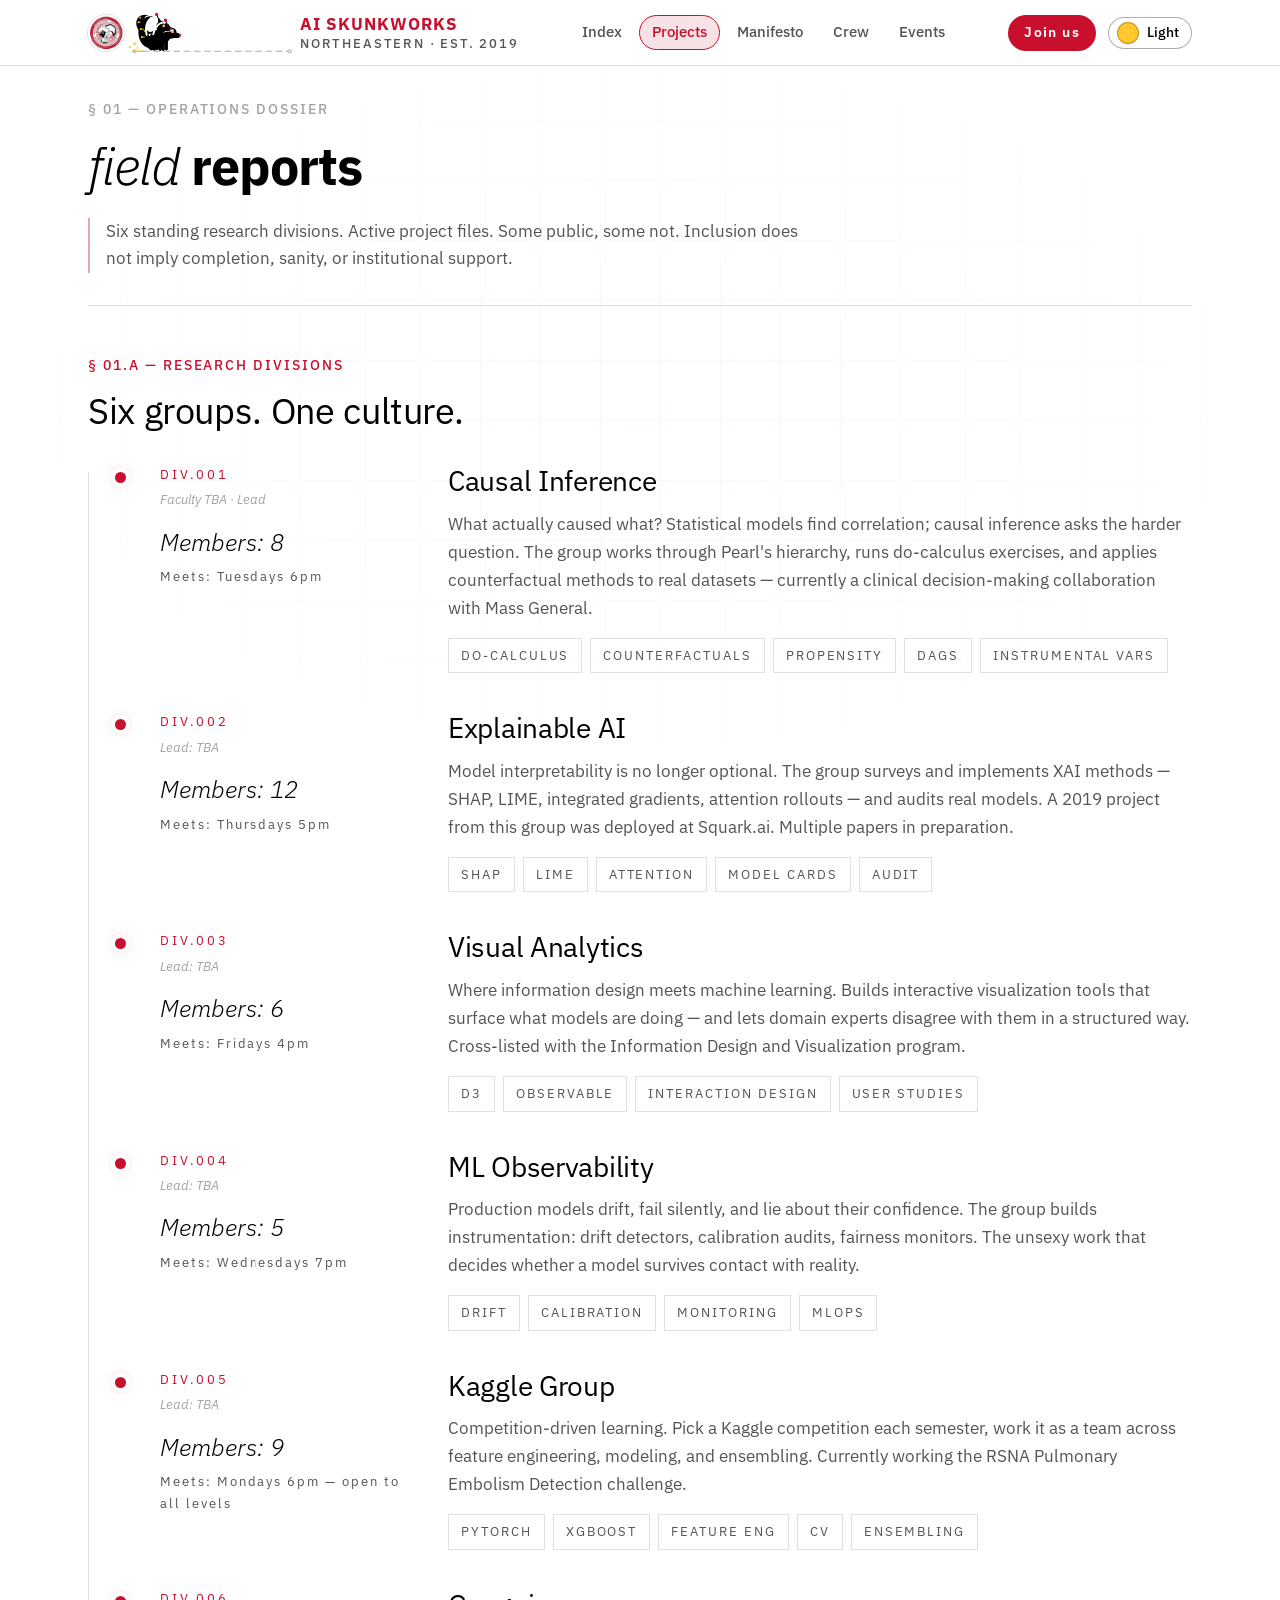
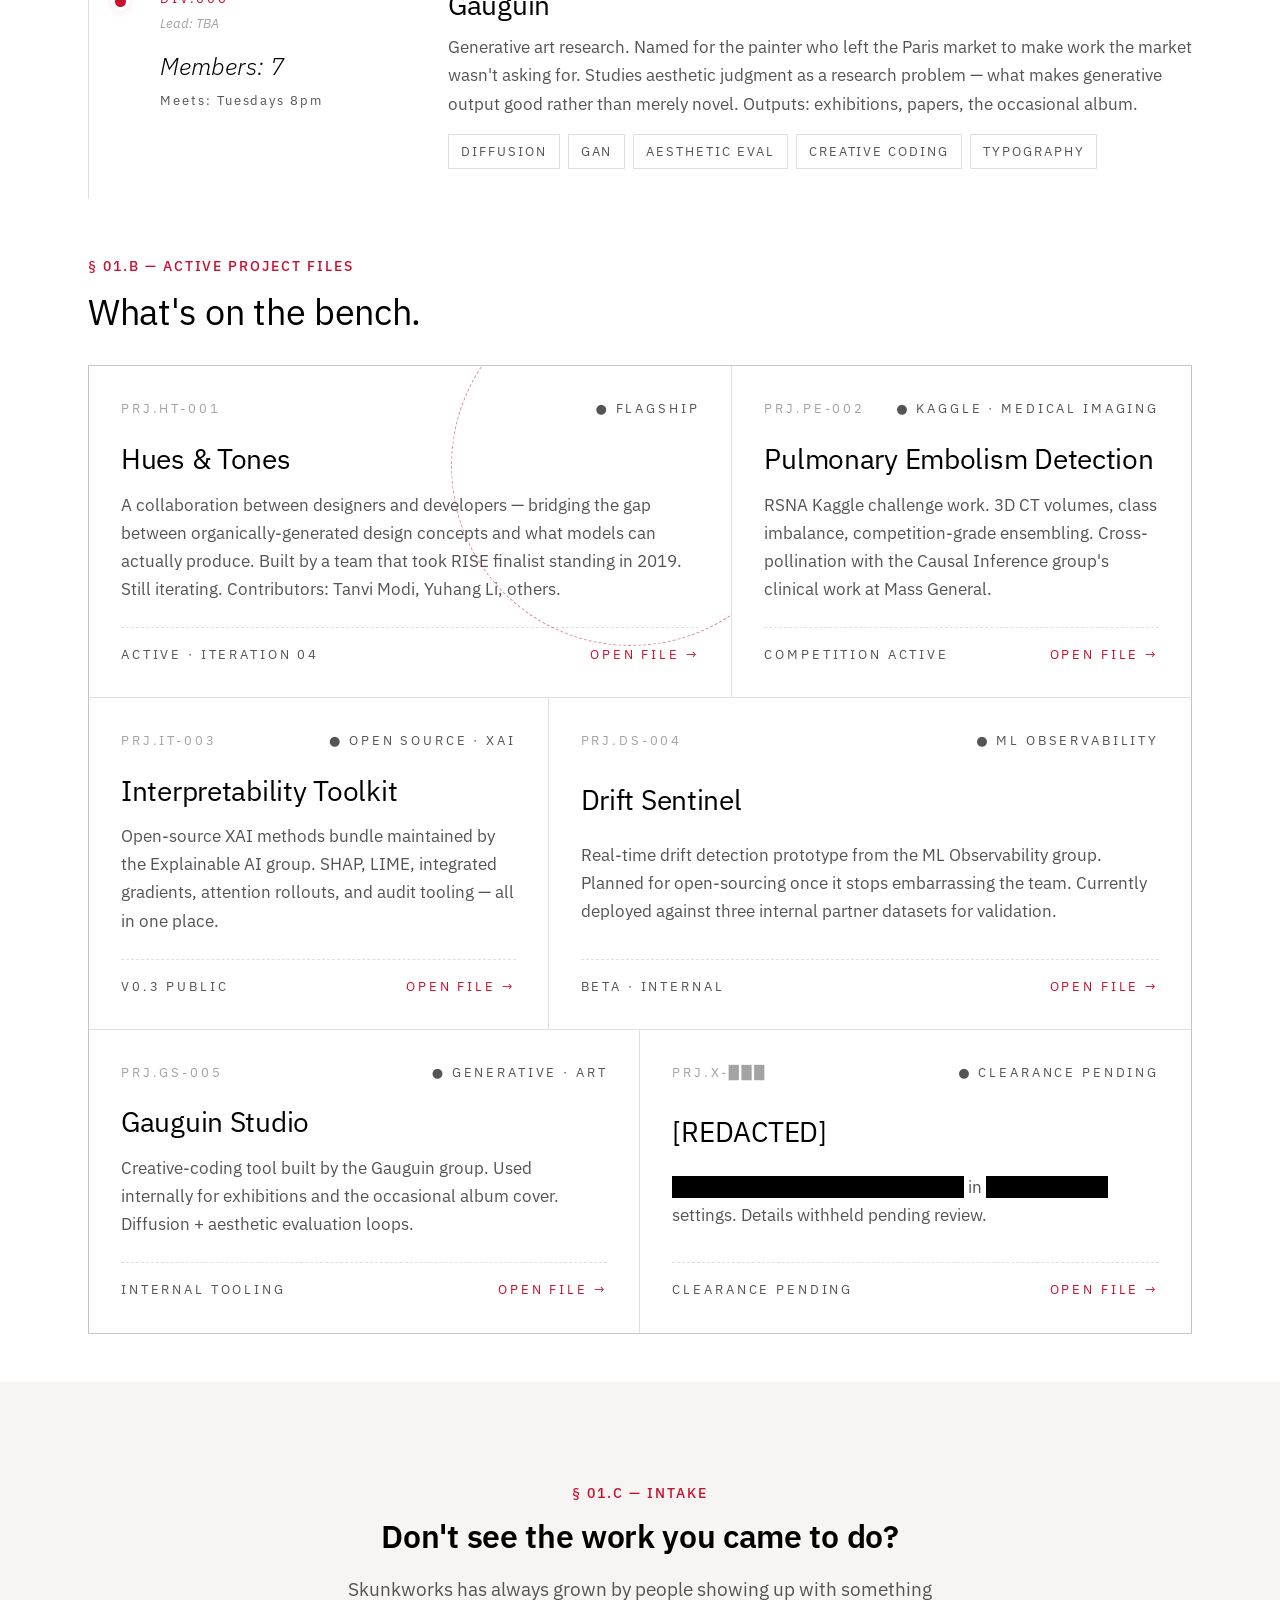
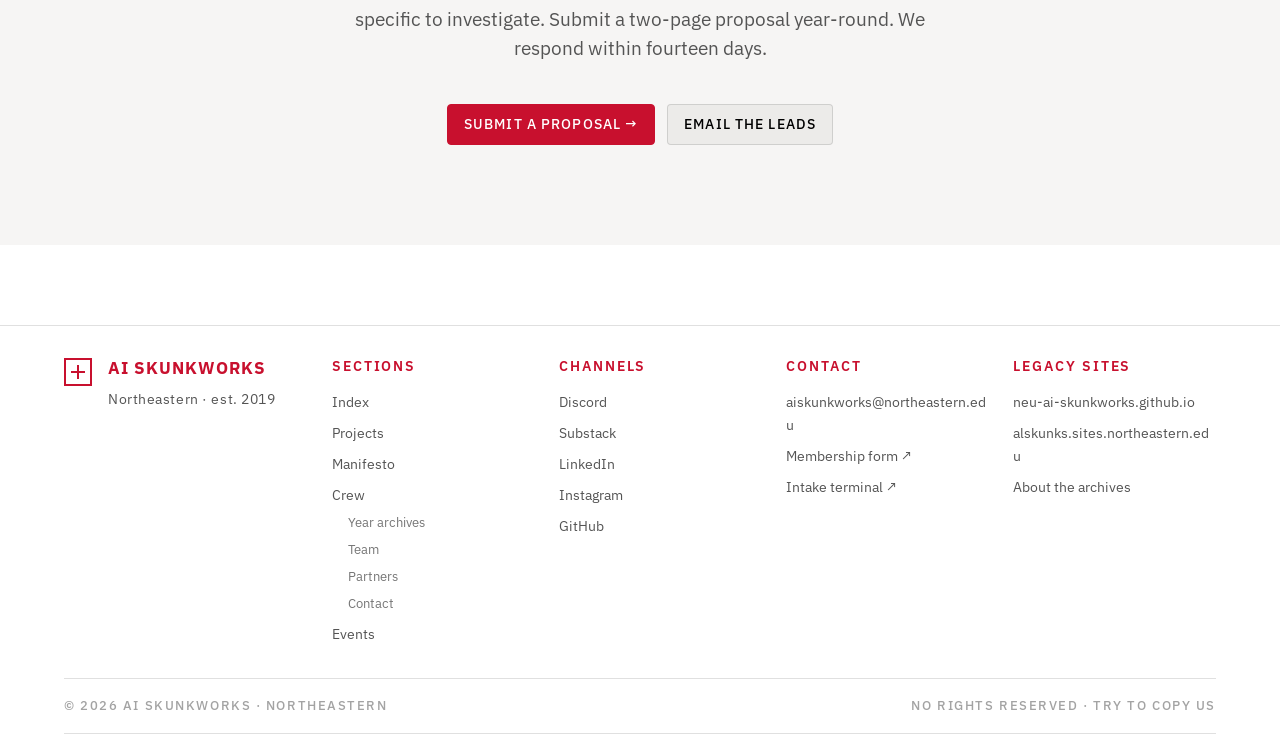
<file: projects.html>
<!DOCTYPE html>
<html lang="en">
  <head>
    <meta charset="utf-8" />
    <meta name="viewport" content="width=device-width, initial-scale=1" />
    <title>AI Research Divisions and Projects | AI Skunkworks at Northeastern</title>
    <!-- SEO -->
    <meta name="description" content="Six student-led AI research divisions at Northeastern: causal inference, explainable AI, visual analytics, ML observability, Kaggle and generative art, plus active projects." />
    <meta name="robots" content="index, follow, max-image-preview:large" />
    <meta name="author" content="AI Skunkworks, Northeastern University" />
    <link rel="canonical" href="https://skunks.ai/projects.html" />
    <meta property="og:type" content="website" />
    <meta property="og:site_name" content="AI Skunkworks" />
    <meta property="og:locale" content="en_US" />
    <meta property="og:title" content="AI Research Divisions and Projects | AI Skunkworks at Northeastern" />
    <meta property="og:description" content="Six student-led AI research divisions at Northeastern: causal inference, explainable AI, visual analytics, ML observability, Kaggle and generative art, plus active projects." />
    <meta property="og:url" content="https://skunks.ai/projects.html" />
    <meta property="og:image" content="https://skunks.ai/assets/og-image.png" />
    <meta property="og:image:width" content="1200" />
    <meta property="og:image:height" content="630" />
    <meta property="og:image:alt" content="AI Skunkworks, student-led AI research group at Northeastern University" />
    <meta name="twitter:card" content="summary_large_image" />
    <meta name="twitter:title" content="AI Research Divisions and Projects | AI Skunkworks at Northeastern" />
    <meta name="twitter:description" content="Six student-led AI research divisions at Northeastern: causal inference, explainable AI, visual analytics, ML observability, Kaggle and generative art, plus active projects." />
    <meta name="twitter:image" content="https://skunks.ai/assets/og-image.png" />
    <link rel="apple-touch-icon" href="assets/favicon.png" />
    <link rel="sitemap" type="application/xml" href="sitemap.xml" />
    <script type="application/ld+json">
    {
      "@context": "https://schema.org",
      "@graph": [
        {
          "@type": "CollectionPage",
          "@id": "https://skunks.ai/projects.html#webpage",
          "url": "https://skunks.ai/projects.html",
          "name": "AI Research Divisions and Projects | AI Skunkworks at Northeastern",
          "description": "Six student-led AI research divisions at Northeastern: causal inference, explainable AI, visual analytics, ML observability, Kaggle and generative art, plus active projects.",
          "isPartOf": {
            "@id": "https://skunks.ai/#website"
          },
          "about": {
            "@id": "https://skunks.ai/#organization"
          },
          "primaryImageOfPage": "https://skunks.ai/assets/og-image.png",
          "inLanguage": "en-US",
          "breadcrumb": {
            "@id": "https://skunks.ai/projects.html#breadcrumb"
          }
        },
        {
          "@type": "BreadcrumbList",
          "@id": "https://skunks.ai/projects.html#breadcrumb",
          "itemListElement": [
            {
              "@type": "ListItem",
              "position": 1,
              "name": "AI Skunkworks",
              "item": "https://skunks.ai/"
            },
            {
              "@type": "ListItem",
              "position": 2,
              "name": "Projects",
              "item": "https://skunks.ai/projects.html"
            }
          ]
        }
      ]
    }
    </script>
    <!-- /SEO -->
    <meta name="theme-color" content="#c8102e" />
    <script>
      (function () {
        var t = null;
        try { t = localStorage.getItem("skunkworks-theme"); } catch (e) {}
        if (!t) t = window.matchMedia("(prefers-color-scheme: dark)").matches ? "dark" : "light";
        document.documentElement.dataset.theme = t;
      })();
    </script>
    <link rel="preconnect" href="https://fonts.googleapis.com" />
    <link rel="preconnect" href="https://fonts.gstatic.com" crossorigin />
    <link
      href="https://fonts.googleapis.com/css2?family=IBM+Plex+Mono:wght@400;500&family=IBM+Plex+Sans:ital,wght@0,400;0,500;0,600;0,700;1,400;1,600&display=swap"
      rel="stylesheet"
    />
    <link rel="icon" href="assets/favicon.png" />
    <link rel="stylesheet" href="styles/tokens.css" />
    <link rel="stylesheet" href="styles/base.css" />
    <link rel="stylesheet" href="styles/components.css" />
    <link rel="stylesheet" href="styles/layout.css" />
    <link rel="stylesheet" href="styles/pages-projects.css" />
  </head>
  <body>
    <div class="site-shell">
      <header class="site-sticky-nav">
        <div class="site-sticky-nav__inner">
          <div class="site-sticky-nav__brand-group">
          <a class="site-sticky-nav__brand" href="index.html">
            <img class="brand-logo" src="assets/skunkworksneu_logo.jpg" alt="AI Skunkworks home" width="36" height="36" />
            </a>
            <svg class="skunk" viewBox="0 0 140 36" aria-hidden="true" focusable="false">
            <g class="skunk__ground">
              <path class="skunk__trace" d="M0 34.5 H140" />
              <circle class="skunk__via" cx="2" cy="34.5" r="1.4" />
              <circle class="skunk__via" cx="138" cy="34.5" r="1.4" />
              <path class="skunk__packet" d="M0 34.5 H10" />
            </g>
            <g class="skunk__mover">
              <g class="skunk__face">
                <!-- RUN POSE -->
                <g class="skunk__run">
                  <g class="skunk__bits">
                    <rect x="1" y="27" width="2" height="2" />
                    <rect x="-3" y="30" width="1.6" height="1.6" />
                    <rect x="4" y="31" width="1.4" height="1.4" />
                  </g>
                  <g class="skunk__tail skunk__tail--run">
                    <path class="skunk__fur" d="M15 20 C8 20 3 15 3.5 9 C4 3.5 9.5 1 14 3 C10 5 8.5 9 10.5 13 C12 16 14.5 17.5 17 18.5 Z" />
                    <path class="skunk__stripe" d="M12.5 4.2 C9.5 7 9.4 11 11.8 14.6" />
                    <path class="skunk__circuit" d="M5.5 9 H8 L9.2 11" />
                    <circle class="skunk__node" cx="5.5" cy="9" r="0.9" />
                    <circle class="skunk__node" cx="7" cy="5" r="0.8" />
                  </g>
                  <g class="skunk__legs-back">
                    <path class="skunk__leg skunk__leg--a" d="M16.5 25 V32.5" />
                    <path class="skunk__leg skunk__leg--b" d="M19.5 25.5 V32.5" />
                  </g>
                  <g class="skunk__legs-front">
                    <path class="skunk__leg skunk__leg--b" d="M27 25.5 V32.5" />
                    <path class="skunk__leg skunk__leg--a" d="M30 25 V32.5" />
                  </g>
                  <g class="skunk__bob">
                    <ellipse class="skunk__fur" cx="23" cy="22" rx="10.5" ry="6" />
                    <circle class="skunk__fur" cx="34" cy="18.5" r="5" />
                    <ellipse class="skunk__fur" cx="38.6" cy="20.6" rx="3.6" ry="2.3" />
                    <path class="skunk__fur" d="M30.5 14.6 L31.4 10.2 L34 14 Z" />
                    <path class="skunk__stripe" d="M35.6 16 C30 16.4 24 17.4 15.2 20.2" />
                    <path class="skunk__antenna" d="M32 13.8 L29.4 7.6" />
                    <circle class="skunk__led" cx="29.2" cy="7.2" r="1.4" />
                    <circle class="skunk__eye" cx="35.4" cy="17.6" r="1.15" />
                    <circle class="skunk__nose" cx="41.9" cy="20.4" r="1.05" />
                  </g>
                </g>
                <!-- SIT POSE -->
                <g class="skunk__sit">
                  <g class="skunk__tail skunk__tail--sit">
                    <path class="skunk__fur" d="M16 32 C8 31 4.5 23 5.5 15 C6.5 7 12 2.5 18 4 C13.5 6.5 11.5 11.5 12.5 18 C13.5 24 16.5 28 20 30 Z" />
                    <path class="skunk__stripe" d="M16.6 5 C12.5 8.5 11.2 14 12.6 20" />
                    <path class="skunk__circuit" d="M7.5 15 H10 L11 17.5" />
                    <path class="skunk__circuit" d="M8.5 22 H11" />
                    <circle class="skunk__node" cx="7.5" cy="15" r="0.9" />
                    <circle class="skunk__node" cx="8.5" cy="22" r="0.9" />
                  </g>
                  <ellipse class="skunk__fur" cx="19.5" cy="30" rx="6.5" ry="3.6" />
                  <ellipse class="skunk__fur" cx="22" cy="24" rx="6.8" ry="8.5" />
                  <path class="skunk__leg" d="M24.5 26 V33" />
                  <path class="skunk__leg" d="M27.2 26 V33" />
                  <g class="skunk__head">
                    <circle class="skunk__fur" cx="26" cy="13" r="5" />
                    <ellipse class="skunk__fur" cx="30.6" cy="14.8" rx="3.4" ry="2.2" />
                    <path class="skunk__fur" d="M22.4 9.4 L23.2 5 L26 8.6 Z" />
                    <path class="skunk__stripe" d="M28.6 9.4 C24.5 8.6 20.5 12 18.4 19.5" />
                    <path class="skunk__antenna" d="M24 8.4 L21.6 2.4" />
                    <circle class="skunk__led" cx="21.4" cy="2.1" r="1.4" />
                    <circle class="skunk__eye skunk__eye--blink" cx="27.6" cy="12.2" r="1.15" />
                    <circle class="skunk__nose" cx="33.8" cy="14.6" r="1.05" />
                  </g>
                </g>
              </g>
            </g>
          </svg>
            <a class="site-sticky-nav__brand site-sticky-nav__brand--text" href="index.html" tabindex="-1" aria-hidden="true">
            <span class="site-sticky-nav__brand-text">
              <span class="site-sticky-nav__brand-title">AI Skunkworks</span>
              <span class="site-sticky-nav__brand-sub">Northeastern · est. 2019</span>
            </span>
          </a>
          </div>
          <nav class="site-sticky-nav__links" aria-label="Primary">
            <a href="index.html">Index</a>
            <a href="projects.html" aria-current="page">Projects</a>
            <a href="manifesto.html">Manifesto</a>
            <a href="people.html">Crew</a>
            <a href="events.html">Events</a>
          </nav>
          <div class="site-sticky-nav__meta">
            <a class="site-sticky-nav__join" href="https://forms.cloud.microsoft/Pages/ResponsePage.aspx?id=gcLuqKOqrk2sm5o5i5IV5z3UtEad7LFKuTRbSEyY4zhUOFpUSFE5M0QzMUg0RDExRElSMlpEMUxLSC4u" target="_blank" rel="noopener noreferrer">Join us</a>
            <button type="button" class="theme-toggle" data-theme-toggle aria-pressed="false" aria-label="Switch to dark mode">
              <span class="theme-toggle__dial" aria-hidden="true"></span>
              <span class="theme-toggle__text">Light</span>
            </button>
            <button
              type="button"
              class="site-sticky-nav__toggle"
              aria-expanded="false"
              aria-controls="site-mobile-menu"
              aria-label="Open menu"
            >
              <span class="site-sticky-nav__toggle-bar" aria-hidden="true"></span>
              <span class="site-sticky-nav__toggle-bar" aria-hidden="true"></span>
              <span class="site-sticky-nav__toggle-bar" aria-hidden="true"></span>
            </button>
          </div>
        </div>
      </header>
      <div id="site-mobile-menu" class="site-mobile-menu" hidden>
        <button type="button" class="site-mobile-menu__close" aria-label="Close menu">×</button>
        <nav class="site-mobile-menu__links" aria-label="Mobile primary">
          <a href="index.html">Index</a>
          <a href="projects.html" aria-current="page">Projects</a>
          <a href="manifesto.html">Manifesto</a>
          <a href="people.html">Crew</a>
          <a href="events.html">Events</a>
          <a class="site-mobile-menu__join" href="https://forms.cloud.microsoft/Pages/ResponsePage.aspx?id=gcLuqKOqrk2sm5o5i5IV5z3UtEad7LFKuTRbSEyY4zhUOFpUSFE5M0QzMUg0RDExRElSMlpEMUxLSC4u" target="_blank" rel="noopener noreferrer">Join us ↗</a>
        </nav>
      </div>
      <main class="site-main" id="main">
        <section class="page-hero projects-hero">
          <p class="page-hero__label">§ 01 — Operations Dossier</p>
          <h1><em>field</em> <span>reports</span></h1>
          <p class="projects-hero__lead">
            Six standing research divisions. Active project files. Some public, some not. Inclusion
            does not imply completion, sanity, or institutional support.
          </p>
        </section>

        <section class="page-section" id="divisions">
          <div class="page-section__head">
            <p class="page-section__label">§ 01.A — Research Divisions</p>
            <h2>Six groups. One culture.</h2>
          </div>
          <div class="divisions-timeline">
            <article class="division" id="causal">
              <div class="division__meta">
                <span class="division__id">DIV.001</span>
                <span class="division__status">Faculty TBA · Lead</span>
                <span class="division__members">Members: 8</span>
                <span class="division__meets">Meets: Tuesdays 6pm</span>
              </div>
              <div class="division__body">
                <h3 class="division__title">Causal Inference</h3>
                <p class="division__desc">
                  What actually caused what? Statistical models find correlation; causal inference
                  asks the harder question. The group works through Pearl's hierarchy, runs
                  do-calculus exercises, and applies counterfactual methods to real datasets —
                  currently a clinical decision-making collaboration with Mass General.
                </p>
                <ul class="division__chips">
                  <li>DO-CALCULUS</li>
                  <li>COUNTERFACTUALS</li>
                  <li>PROPENSITY</li>
                  <li>DAGs</li>
                  <li>INSTRUMENTAL VARS</li>
                </ul>
              </div>
            </article>

            <article class="division" id="xai">
              <div class="division__meta">
                <span class="division__id">DIV.002</span>
                <span class="division__status">Lead: TBA</span>
                <span class="division__members">Members: 12</span>
                <span class="division__meets">Meets: Thursdays 5pm</span>
              </div>
              <div class="division__body">
                <h3 class="division__title">Explainable AI</h3>
                <p class="division__desc">
                  Model interpretability is no longer optional. The group surveys and implements XAI
                  methods — SHAP, LIME, integrated gradients, attention rollouts — and audits real
                  models. A 2019 project from this group was deployed at Squark.ai. Multiple papers
                  in preparation.
                </p>
                <ul class="division__chips">
                  <li>SHAP</li>
                  <li>LIME</li>
                  <li>ATTENTION</li>
                  <li>MODEL CARDS</li>
                  <li>AUDIT</li>
                </ul>
              </div>
            </article>

            <article class="division" id="viz">
              <div class="division__meta">
                <span class="division__id">DIV.003</span>
                <span class="division__status">Lead: TBA</span>
                <span class="division__members">Members: 6</span>
                <span class="division__meets">Meets: Fridays 4pm</span>
              </div>
              <div class="division__body">
                <h3 class="division__title">Visual Analytics</h3>
                <p class="division__desc">
                  Where information design meets machine learning. Builds interactive visualization
                  tools that surface what models are doing — and lets domain experts disagree with
                  them in a structured way. Cross-listed with the Information Design and
                  Visualization program.
                </p>
                <ul class="division__chips">
                  <li>D3</li>
                  <li>OBSERVABLE</li>
                  <li>INTERACTION DESIGN</li>
                  <li>USER STUDIES</li>
                </ul>
              </div>
            </article>

            <article class="division" id="obs">
              <div class="division__meta">
                <span class="division__id">DIV.004</span>
                <span class="division__status">Lead: TBA</span>
                <span class="division__members">Members: 5</span>
                <span class="division__meets">Meets: Wednesdays 7pm</span>
              </div>
              <div class="division__body">
                <h3 class="division__title">ML Observability</h3>
                <p class="division__desc">
                  Production models drift, fail silently, and lie about their confidence. The group
                  builds instrumentation: drift detectors, calibration audits, fairness monitors. The
                  unsexy work that decides whether a model survives contact with reality.
                </p>
                <ul class="division__chips">
                  <li>DRIFT</li>
                  <li>CALIBRATION</li>
                  <li>MONITORING</li>
                  <li>MLOPS</li>
                </ul>
              </div>
            </article>

            <article class="division" id="kaggle">
              <div class="division__meta">
                <span class="division__id">DIV.005</span>
                <span class="division__status">Lead: TBA</span>
                <span class="division__members">Members: 9</span>
                <span class="division__meets">Meets: Mondays 6pm — open to all levels</span>
              </div>
              <div class="division__body">
                <h3 class="division__title">Kaggle Group</h3>
                <p class="division__desc">
                  Competition-driven learning. Pick a Kaggle competition each semester, work it as a
                  team across feature engineering, modeling, and ensembling. Currently working the
                  RSNA Pulmonary Embolism Detection challenge.
                </p>
                <ul class="division__chips">
                  <li>PYTORCH</li>
                  <li>XGBOOST</li>
                  <li>FEATURE ENG</li>
                  <li>CV</li>
                  <li>ENSEMBLING</li>
                </ul>
              </div>
            </article>

            <article class="division" id="gauguin">
              <div class="division__meta">
                <span class="division__id">DIV.006</span>
                <span class="division__status">Lead: TBA</span>
                <span class="division__members">Members: 7</span>
                <span class="division__meets">Meets: Tuesdays 8pm</span>
              </div>
              <div class="division__body">
                <h3 class="division__title">Gauguin</h3>
                <p class="division__desc">
                  Generative art research. Named for the painter who left the Paris market to make
                  work the market wasn't asking for. Studies aesthetic judgment as a research problem
                  — what makes generative output good rather than merely novel. Outputs: exhibitions,
                  papers, the occasional album.
                </p>
                <ul class="division__chips">
                  <li>DIFFUSION</li>
                  <li>GAN</li>
                  <li>AESTHETIC EVAL</li>
                  <li>CREATIVE CODING</li>
                  <li>TYPOGRAPHY</li>
                </ul>
              </div>
            </article>
          </div>
        </section>

        <section class="page-section" id="active-projects">
          <div class="page-section__head">
            <p class="page-section__label">§ 01.B — Active Project Files</p>
            <h2>What's on the bench.</h2>
          </div>
          <div class="ops-grid">
            <article id="hues-tones" class="ops-grid__item ops-grid__item--featured ops-grid__item--span-7">
              <div class="ops-grid__head">
                <span class="ops-grid__id">PRJ.HT-001</span>
                <span class="ops-grid__tag">● FLAGSHIP</span>
              </div>
              <h3 class="ops-grid__title">Hues &amp; Tones</h3>
              <p class="ops-grid__body">
                A collaboration between designers and developers — bridging the gap between
                organically-generated design concepts and what models can actually produce. Built by
                a team that took RISE finalist standing in 2019. Still iterating. Contributors: Tanvi
                Modi, Yuhang Li, others.
              </p>
              <div class="ops-grid__foot">
                <span>ACTIVE · ITERATION 04</span>
                <a href="#hues-tones" class="ops-grid__link">OPEN FILE →</a>
              </div>
            </article>

            <article id="pe-detection" class="ops-grid__item ops-grid__item--span-5">
              <div class="ops-grid__head">
                <span class="ops-grid__id">PRJ.PE-002</span>
                <span class="ops-grid__tag">● KAGGLE · MEDICAL IMAGING</span>
              </div>
              <h3 class="ops-grid__title">Pulmonary Embolism Detection</h3>
              <p class="ops-grid__body">
                RSNA Kaggle challenge work. 3D CT volumes, class imbalance, competition-grade
                ensembling. Cross-pollination with the Causal Inference group's clinical work at Mass
                General.
              </p>
              <div class="ops-grid__foot">
                <span>COMPETITION ACTIVE</span>
                <a href="#pe-detection" class="ops-grid__link">OPEN FILE →</a>
              </div>
            </article>

            <article id="interpretability-toolkit" class="ops-grid__item ops-grid__item--span-5">
              <div class="ops-grid__head">
                <span class="ops-grid__id">PRJ.IT-003</span>
                <span class="ops-grid__tag">● OPEN SOURCE · XAI</span>
              </div>
              <h3 class="ops-grid__title">Interpretability Toolkit</h3>
              <p class="ops-grid__body">
                Open-source XAI methods bundle maintained by the Explainable AI group. SHAP, LIME,
                integrated gradients, attention rollouts, and audit tooling — all in one place.
              </p>
              <div class="ops-grid__foot">
                <span>v0.3 PUBLIC</span>
                <a href="#interpretability-toolkit" class="ops-grid__link">OPEN FILE →</a>
              </div>
            </article>

            <article id="drift-sentinel" class="ops-grid__item ops-grid__item--span-7">
              <div class="ops-grid__head">
                <span class="ops-grid__id">PRJ.DS-004</span>
                <span class="ops-grid__tag">● ML OBSERVABILITY</span>
              </div>
              <h3 class="ops-grid__title">Drift Sentinel</h3>
              <p class="ops-grid__body">
                Real-time drift detection prototype from the ML Observability group. Planned for
                open-sourcing once it stops embarrassing the team. Currently deployed against three
                internal partner datasets for validation.
              </p>
              <div class="ops-grid__foot">
                <span>BETA · INTERNAL</span>
                <a href="#drift-sentinel" class="ops-grid__link">OPEN FILE →</a>
              </div>
            </article>

            <article id="gauguin-studio" class="ops-grid__item ops-grid__item--span-6">
              <div class="ops-grid__head">
                <span class="ops-grid__id">PRJ.GS-005</span>
                <span class="ops-grid__tag">● GENERATIVE · ART</span>
              </div>
              <h3 class="ops-grid__title">Gauguin Studio</h3>
              <p class="ops-grid__body">
                Creative-coding tool built by the Gauguin group. Used internally for exhibitions and
                the occasional album cover. Diffusion + aesthetic evaluation loops.
              </p>
              <div class="ops-grid__foot">
                <span>INTERNAL TOOLING</span>
                <a href="#gauguin-studio" class="ops-grid__link">OPEN FILE →</a>
              </div>
            </article>

            <article id="restricted" class="ops-grid__item ops-grid__item--span-6">
              <div class="ops-grid__head">
                <span class="ops-grid__id">PRJ.X-███</span>
                <span class="ops-grid__tag">● CLEARANCE PENDING</span>
              </div>
              <h3 class="ops-grid__title">[REDACTED]</h3>
              <p class="ops-grid__body">
                <span class="redacted">██████████████████████</span> in
                <span class="redacted">█████████</span> settings. Details withheld pending review.
              </p>
              <div class="ops-grid__foot">
                <span>CLEARANCE PENDING</span>
                <a href="#restricted" class="ops-grid__link">OPEN FILE →</a>
              </div>
            </article>
          </div>
        </section>

        <section class="page-section proposal-cta">
          <p class="page-section__label">§ 01.C — Intake</p>
          <h2>Don't see the work you came to do?</h2>
          <p class="proposal-cta__sub">
            Skunkworks has always grown by people showing up with something specific to investigate.
            Submit a two-page proposal year-round. We respond within fourteen days.
          </p>
          <div class="proposal-cta__actions">
            <a href="events.html#intake-terminal" class="btn btn--primary">Submit a Proposal →</a>
            <a href="mailto:aiskunkworks@northeastern.edu" class="btn">Email the leads</a>
          </div>
        </section>
      </main>
      <footer class="site-footer">
        <div class="site-footer__inner">
          <div class="site-footer__grid">
            <div class="site-footer__col site-footer__col--brand">
              <div class="site-footer__brand">
                <span class="brand-mark" aria-hidden="true"></span>
                <div class="site-footer__brand-copy">
                  <span class="site-footer__brand-name">AI Skunkworks</span>
                  <p class="site-footer__tagline">Northeastern · est. 2019</p>
                </div>
              </div>
            </div>
            <div class="site-footer__col">
              <h2 class="site-footer__col-title">Sections</h2>
              <ul class="site-footer__list">
                <li><a href="index.html">Index</a></li>
                <li><a href="projects.html">Projects</a></li>
                <li><a href="manifesto.html">Manifesto</a></li>
                <li>
                  <a href="people.html">Crew</a>
                  <ul class="site-footer__sublist">
                    <li><a href="people.html#year-archives">Year archives</a></li>
                    <li><a href="people.html#command">Team</a></li>
                    <li><a href="people.html#partners">Partners</a></li>
                    <li><a href="people.html#contact">Contact</a></li>
                  </ul>
                </li>
                <li><a href="events.html">Events</a></li>
              </ul>
            </div>
            <div class="site-footer__col">
              <h2 class="site-footer__col-title">Channels</h2>
              <ul class="site-footer__list">
                <li><a href="https://discord.gg/PGebZX3xU" target="_blank" rel="noopener noreferrer">Discord</a></li>
                <li><a href="https://aiskunkworks.substack.com" target="_blank" rel="noopener noreferrer">Substack</a></li>
                <li><a href="https://www.linkedin.com/company/aiskunkworks/" target="_blank" rel="noopener noreferrer">LinkedIn</a></li>
                <li><a href="https://instagram.com/aiskunkworks" target="_blank" rel="noopener noreferrer">Instagram</a></li>
                <li><a href="https://github.com/skunkworksneu" target="_blank" rel="noopener noreferrer">GitHub</a></li>
              </ul>
            </div>
            <div class="site-footer__col">
              <h2 class="site-footer__col-title">Contact</h2>
              <ul class="site-footer__list">
                <li><a href="mailto:aiskunkworks@northeastern.edu">aiskunkworks@northeastern.edu</a></li>
                <li><a href="https://forms.cloud.microsoft/Pages/ResponsePage.aspx?id=gcLuqKOqrk2sm5o5i5IV5z3UtEad7LFKuTRbSEyY4zhUOFpUSFE5M0QzMUg0RDExRElSMlpEMUxLSC4u" target="_blank" rel="noopener noreferrer">Membership form ↗</a></li>
                <li><a href="events.html#intake-terminal">Intake terminal ↗</a></li>
              </ul>
            </div>
            <div class="site-footer__col">
              <h2 class="site-footer__col-title">Legacy sites</h2>
              <ul class="site-footer__list">
                <li><a href="https://neu-ai-skunkworks.github.io" target="_blank" rel="noopener noreferrer">neu-ai-skunkworks.github.io</a></li>
                <li><a href="https://alskunks.sites.northeastern.edu" target="_blank" rel="noopener noreferrer">alskunks.sites.northeastern.edu</a></li>
                <li><a href="people.html#legacy-sites">About the archives</a></li>
              </ul>
            </div>
          </div>
          <div class="site-footer__strip">
            <span>© 2026 AI Skunkworks · Northeastern</span>
            <span>NO RIGHTS RESERVED · TRY TO COPY US</span>
          </div>
        </div>
      </footer>
    </div>
    <script src="scripts/main.js" defer></script>
  </body>
</html>
</file>
<file: styles/tokens.css>
/**
 * AI Skunkworks — design tokens only
 */

:root {
  /* Light theme: white paper, black ink, Northeastern red, signal yellow */
  color-scheme: light;

  /* Paper (surfaces) */
  --paper: #ffffff;
  --paper-2: #f6f5f4;
  --paper-3: #ecebe9;
  --paper-rgb: 255, 255, 255;

  /* Ink (text) */
  --ink: #000000;
  --ink-dim: #545454;
  --ink-faint: #a3a3a3;

  /* Accent: red */
  --accent: #c8102e;
  --accent-dim: #eba3ae;
  --accent-rgb: 200, 16, 46;

  /* Signal: yellow (decorative fills, never text on white) */
  --signal: #ffc72c;
  --signal-ink: #000000;

  /* Semantic */
  --warn: #b8860b;
  --classified: #c8102e;

  /* Lines */
  --line: rgba(0, 0, 0, 0.12);
  --line-strong: rgba(0, 0, 0, 0.32);

  /* Atmosphere (grid + glow) */
  --grid-alpha: 0.045;
  --glow: transparent;

  /* Mascot */
  --skunk-fur: #000000;
  --skunk-stripe: #ffffff;
  --skunk-halo: none;

  /* Typography (Google Fonts loaded in HTML) */
  --sans: "IBM Plex Sans", "Segoe UI", system-ui, -apple-system, Roboto, "Helvetica Neue", Arial, sans-serif;
  --code: "IBM Plex Mono", ui-monospace, "Cascadia Code", Menlo, Consolas, monospace;
  /* Legacy names kept so existing rules pick up the new faces */
  --mono: var(--sans);
  --serif: var(--sans);

  /* Spacing scale */
  --space-3xs: 0.25rem;
  --space-2xs: 0.5rem;
  --space-xs: 0.75rem;
  --space-sm: 1rem;
  --space-md: 1.5rem;
  --space-lg: 2rem;
  --space-xl: 3rem;
  --space-2xl: 4.5rem;

  /* Type scale */
  --text-xs: 0.875rem;
  --text-sm: 1.0625rem;
  --text-base: 1.125rem;
  --text-md: 1.25rem;
  --text-lg: 1.5rem;
  --text-xl: 2rem;
  --text-2xl: 2.5rem;
  --type-h1-hero: clamp(2.25rem, 5vw, 3.25rem);
  --type-h2-section: 2.25rem; /* 28px — page-section heads */
  --type-h3-card: 1.75rem; /* 28px — card titles (ops-grid 32 / layer 28 / division 24) */
  --type-pullprose: clamp(1.5rem, 3vw, 2rem); /* 24–30px — premise, pullquotes */
  --type-body-lg: 1.1875rem; /* 16px — long-form / CTA supporting copy */
  --type-body: 1.0625rem; /* 13px — card & tenet body copy */
  --type-mono-label: 0.8125rem; /* 10px — uppercase mono labels */

  /* Muted ink (footer sub-links) */
  --ink-mute: #767676;

  /* Radii */
  --radius-sm: 2px;
  --radius-md: 4px;

  /* Motion */
  --ease-out: cubic-bezier(0.22, 1, 0.36, 1);
  --duration-fast: 120ms;
  --duration-base: 200ms;

  /* Layering */
  --z-base: 0;
  --z-grid: 0;
  --z-noise: 1;
  --z-scan: 2;
  --z-content: 10;
  --z-sticky-nav: 100;
  --z-mobile-menu: 200;

  /* Sticky chrome offset used by scroll-margin / floating UI */
  --classification-banner-h: 0rem;
}

/* Dark theme: black, white ink, brighter red, yellow signal. Set by the theme toggle. */
:root[data-theme="dark"] {
  color-scheme: dark;

  --paper: #000000;
  --paper-2: #0d0d0d;
  --paper-3: #181818;
  --paper-rgb: 0, 0, 0;

  --ink: #ffffff;
  --ink-dim: #b0b0b0;
  --ink-faint: #4a4a4a;
  --ink-mute: #8a8a8a;

  --accent: #ff3b4e;
  --accent-dim: #8f1d2b;
  --accent-rgb: 255, 59, 78;

  --signal: #ffd23f;
  --signal-ink: #000000;

  --warn: #ffd23f;
  --classified: #ff3b4e;
  --line: rgba(255, 255, 255, 0.14);
  --line-strong: rgba(255, 255, 255, 0.38);

  --grid-alpha: 0.06;
  --glow: rgba(255, 59, 78, 0.14);

  --skunk-fur: #141414;
  --skunk-stripe: #ffffff;
  --skunk-halo: drop-shadow(0 0 0.6px rgba(255, 255, 255, 0.95)) drop-shadow(0 0 2px rgba(255, 59, 78, 0.5));
}
</file>
<file: styles/base.css>
/**
 * AI Skunkworks — reset, body, typography, atmosphere
 */

*,
*::before,
*::after {
  box-sizing: border-box;
}

html {
  position: relative;
  -webkit-text-size-adjust: 100%;
  text-size-adjust: 100%;
  height: 100%;
  scroll-behavior: smooth;
}

body {
  margin: 0;
  min-height: 100%;
  background-color: var(--paper);
  color: var(--ink);
  font-family: var(--mono);
  font-size: var(--text-sm);
  font-weight: 400;
  line-height: 1.65;
  letter-spacing: 0;
  -webkit-font-smoothing: antialiased;
  transition: background-color 0.6s var(--ease-out), color 0.6s var(--ease-out);
}

/* Fixed blueprint grid (60×60, accent @ var(--grid-alpha)) + red glow in dark theme */
body::before {
  content: "";
  position: fixed;
  inset: 0;
  pointer-events: none;
  z-index: var(--z-grid);
  background-color: var(--paper);
  background-image:
    radial-gradient(ellipse 60% 50% at 70% 40%, var(--glow), transparent 70%),
    linear-gradient(rgba(var(--accent-rgb), var(--grid-alpha)) 1px, transparent 1px),
    linear-gradient(90deg, rgba(var(--accent-rgb), var(--grid-alpha)) 1px, transparent 1px);
  background-size: auto, 60px 60px, 60px 60px;
  background-position: 0 0, 0 0, 0 0;
  mask-image: radial-gradient(ellipse 85% 70% at 50% 45%, black 0%, transparent 72%);
  -webkit-mask-image: radial-gradient(ellipse 85% 70% at 50% 45%, black 0%, transparent 72%);
}

/* Fixed SVG noise (overlay blend) + scanlines on <html> */
html::before {
  content: "";
  position: fixed;
  inset: 0;
  z-index: var(--z-noise);
  pointer-events: none;
  opacity: 0.035;
  mix-blend-mode: overlay;
  background-image: url("data:image/svg+xml,%3Csvg xmlns='http://www.w3.org/2000/svg' width='256' height='256'%3E%3Cfilter id='n'%3E%3CfeTurbulence type='fractalNoise' baseFrequency='0.9' numOctaves='4' stitchTiles='stitch'/%3E%3C/filter%3E%3Crect width='100%25' height='100%25' filter='url(%23n)'/%3E%3C/svg%3E");
  background-repeat: repeat;
  background-size: 256px 256px;
}

html::after {
  content: "";
  position: fixed;
  inset: 0;
  z-index: var(--z-scan);
  pointer-events: none;
  opacity: 0;
  transition: opacity 0.6s var(--ease-out);
  background-image: repeating-linear-gradient(
    to bottom,
    transparent 0,
    transparent 3px,
    rgba(0, 0, 0, 0.04) 3px,
    rgba(0, 0, 0, 0.04) 4px
  );
}

:root[data-theme="dark"]::after {
  opacity: 1;
}

img,
picture,
video,
canvas,
svg {
  display: block;
  max-width: 100%;
}

input,
button,
textarea,
select {
  font: inherit;
  color: inherit;
}

h1,
h2,
h3,
h4 {
  font-family: var(--serif);
  font-weight: 600;
  line-height: 1.2;
  letter-spacing: -0.01em;
  color: var(--ink);
  margin: 0 0 var(--space-sm);
}

h1 {
  font-size: var(--text-2xl);
  font-weight: 700;
}

h2 {
  font-size: var(--text-xl);
}

h3 {
  font-size: var(--text-lg);
}

h4 {
  font-size: var(--text-md);
}

p {
  margin: 0 0 var(--space-sm);
}

a {
  color: var(--accent);
  text-decoration-color: var(--accent-dim);
  text-underline-offset: 0.2em;
  transition: color var(--duration-fast) var(--ease-out),
    text-decoration-color var(--duration-fast) var(--ease-out);
}

a:hover {
  color: var(--ink);
  text-decoration-color: var(--accent);
}

a:focus-visible {
  outline: 1px solid var(--accent);
  outline-offset: 3px;
}

::selection {
  background-color: var(--signal);
  color: var(--signal-ink);
}

.visually-hidden {
  position: absolute;
  width: 1px;
  height: 1px;
  padding: 0;
  margin: -1px;
  overflow: hidden;
  clip: rect(0, 0, 0, 0);
  white-space: nowrap;
  border: 0;
}

/* Scrollbars (Firefox + WebKit) */
* {
  scrollbar-width: thin;
  scrollbar-color: var(--accent-dim) var(--paper-2);
}

*::-webkit-scrollbar {
  width: 10px;
  height: 10px;
}

*::-webkit-scrollbar-track {
  background: var(--paper-2);
  border-left: 1px solid var(--line);
}

*::-webkit-scrollbar-thumb {
  background: var(--accent-dim);
  border: 2px solid var(--paper-2);
  border-radius: var(--radius-sm);
}

*::-webkit-scrollbar-thumb:hover {
  background: var(--accent);
}

*::-webkit-scrollbar-corner {
  background: var(--paper-2);
}

/* Terminal-style UI keeps a monospace face */
code,
kbd,
pre,
samp,
.intake-terminal__log,
.intake-terminal__field,
.intake-terminal__msg-label,
.intake-terminal__progress-wrap {
  font-family: var(--code);
}
</file>
<file: styles/components.css>
/**
 * AI Skunkworks — nav, buttons, cards, forms
 */

/* ——— Sticky ops nav ——— */
.site-sticky-nav {
  position: sticky;
  top: 0;
  z-index: var(--z-sticky-nav);
  width: 100%;
  background: rgba(var(--paper-rgb), 0.85);
  backdrop-filter: blur(12px) saturate(1.2);
  -webkit-backdrop-filter: blur(12px) saturate(1.2);
  border-bottom: 1px solid var(--line);
}

.site-sticky-nav__inner {
  max-width: 72rem;
  margin: 0 auto;
  padding: var(--space-xs) var(--space-md);
  display: grid;
  grid-template-columns: auto 1fr auto;
  align-items: center;
  gap: var(--space-sm) var(--space-md);
}

.site-sticky-nav__brand-group {
  display: inline-flex;
  align-items: center;
  gap: var(--space-2xs);
  justify-self: start;
  min-width: 0;
}

.site-sticky-nav__brand {
  display: inline-flex;
  align-items: center;
  gap: var(--space-sm);
  text-decoration: none;
  color: inherit;
  justify-self: start;
}

.site-sticky-nav__brand:focus-visible {
  outline: 1px solid var(--accent);
  outline-offset: 4px;
}

.brand-mark {
  position: relative;
  display: block;
  width: 28px;
  height: 28px;
  flex-shrink: 0;
  border: 2px solid var(--accent);
  box-sizing: border-box;
}

.brand-mark::before,
.brand-mark::after {
  content: "";
  position: absolute;
  left: 50%;
  top: 50%;
  transform: translate(-50%, -50%);
  background-color: var(--accent);
  pointer-events: none;
}

.brand-mark::before {
  width: 14px;
  height: 2px;
}

.brand-mark::after {
  width: 2px;
  height: 14px;
}

.site-sticky-nav__brand-text {
  display: flex;
  flex-direction: column;
  gap: 0.1rem;
  line-height: 1.2;
}

.site-sticky-nav__brand-title {
  font-family: var(--mono);
  font-size: var(--text-sm);
  font-weight: 700;
  letter-spacing: 0.06em;
  text-transform: uppercase;
  color: var(--accent);
}

.site-sticky-nav__brand-sub {
  font-family: var(--mono);
  font-size: 0.8125rem;
  font-weight: 500;
  letter-spacing: 0.14em;
  text-transform: uppercase;
  color: var(--ink-dim);
}

.site-sticky-nav__links {
  display: flex;
  flex-wrap: nowrap;
  align-items: center;
  justify-content: center;
  gap: var(--space-3xs);
  font-family: var(--sans);
  font-size: 0.9375rem;
  font-weight: 500;
  letter-spacing: 0;
  justify-self: center;
}

.site-sticky-nav__links a {
  color: var(--ink-dim);
  text-decoration: none;
  padding: var(--space-3xs) var(--space-xs);
  border: 1px solid transparent;
  border-radius: 999px;
  transition: color var(--duration-fast) var(--ease-out),
    border-color var(--duration-fast) var(--ease-out),
    background-color var(--duration-fast) var(--ease-out);
}

.site-sticky-nav__links a:hover {
  color: var(--accent);
  border-color: var(--accent-dim);
}

.site-sticky-nav__links a[aria-current="page"] {
  color: var(--accent);
  border-color: var(--accent);
  background-color: color-mix(in srgb, var(--accent) 12%, transparent);
}

.site-sticky-nav__links a[aria-current="page"]:hover {
  color: var(--accent);
  border-color: var(--accent-dim);
}



.site-sticky-nav__links a:focus-visible {
  outline: 1px solid var(--accent);
  outline-offset: 3px;
}

.site-sticky-nav__meta {
  display: inline-flex;
  align-items: center;
  gap: var(--space-xs);
  justify-self: end;
  font-family: var(--mono);
  font-size: var(--text-xs);
  font-weight: 500;
  letter-spacing: 0.1em;
  color: var(--ink);
  white-space: nowrap;
}

.site-sticky-nav__pulse {
  display: block;
  width: 6px;
  height: 6px;
  flex-shrink: 0;
  border-radius: 50%;
  background-color: var(--accent);
  box-shadow: 0 0 0 0 color-mix(in srgb, var(--accent) 55%, transparent);
  animation: site-live-pulse 1.8s ease-in-out infinite;
}

@keyframes site-live-pulse {
  0%,
  100% {
    transform: scale(1);
    box-shadow: 0 0 0 0 color-mix(in srgb, var(--accent) 45%, transparent);
    opacity: 1;
  }
  50% {
    transform: scale(1.15);
    box-shadow: 0 0 0 8px transparent;
    opacity: 0.85;
  }
}

.site-sticky-nav__clock {
  font-variant-numeric: tabular-nums;
}

.site-sticky-nav__toggle {
  display: none;
  flex-direction: column;
  justify-content: center;
  gap: 5px;
  width: 2.25rem;
  height: 2.25rem;
  padding: 0;
  border: 1px solid var(--line);
  border-radius: var(--radius-sm);
  background: var(--paper-3);
  cursor: pointer;
  justify-self: end;
}

.site-sticky-nav__toggle-bar {
  display: block;
  width: 1rem;
  height: 2px;
  margin: 0 auto;
  background: var(--accent);
}

.site-sticky-nav__toggle:focus-visible {
  outline: 1px solid var(--accent);
  outline-offset: 3px;
}

.site-mobile-menu {
  position: fixed;
  inset: 0;
  z-index: var(--z-mobile-menu);
  display: flex;
  flex-direction: column;
  align-items: center;
  justify-content: center;
  background: var(--paper);
  padding: var(--space-xl) var(--space-md);
}

.site-mobile-menu[hidden] {
  display: none;
}

.site-mobile-menu__close {
  position: absolute;
  top: calc(var(--classification-banner-h) + var(--space-sm));
  right: var(--space-md);
  width: 2.5rem;
  height: 2.5rem;
  border: 1px solid var(--line);
  border-radius: var(--radius-sm);
  background: var(--paper-3);
  color: var(--ink);
  font-size: 1.5rem;
  line-height: 1;
  cursor: pointer;
}

.site-mobile-menu__close:focus-visible {
  outline: 1px solid var(--accent);
  outline-offset: 3px;
}

.site-mobile-menu__links {
  display: flex;
  flex-direction: column;
  align-items: center;
  gap: var(--space-lg);
  list-style: none;
  margin: 0;
  padding: 0;
}

.site-mobile-menu__links a {
  font-family: var(--serif);
  font-size: 1.4375rem;
  font-weight: 600;
  color: var(--ink-dim);
  text-decoration: none;
  letter-spacing: -0.01em;
  transition: color var(--duration-fast) var(--ease-out);
}

.site-mobile-menu__links a:hover,
.site-mobile-menu__links a[aria-current="page"] {
  color: var(--accent);
}

.site-mobile-menu__links a:focus-visible {
  outline: 1px solid var(--accent);
  outline-offset: 4px;
}

@media (max-width: 720px) {
  .site-sticky-nav__inner {
    grid-template-columns: 1fr auto auto;
    align-items: center;
  }

  .site-sticky-nav__links {
    display: none;
  }

  .site-sticky-nav__toggle {
    display: inline-flex;
  }

  .site-sticky-nav__clock {
    display: none;
  }

  .site-sticky-nav__meta {
    justify-self: end;
  }

  .site-sticky-nav__brand-text {
    min-width: 0;
  }

  .site-sticky-nav__brand-title {
    white-space: nowrap;
    overflow: hidden;
    text-overflow: ellipsis;
    max-width: 12rem;
  }
}

.btn {
  display: inline-flex;
  align-items: center;
  justify-content: center;
  gap: var(--space-2xs);
  padding: var(--space-2xs) var(--space-sm);
  font-family: var(--mono);
  font-size: var(--text-xs);
  font-weight: 500;
  letter-spacing: 0.08em;
  text-transform: uppercase;
  text-decoration: none;
  border: 1px solid var(--line);
  border-radius: var(--radius-md);
  background: var(--paper-3);
  color: var(--ink);
  cursor: pointer;
  transition: border-color var(--duration-fast) var(--ease-out),
    color var(--duration-fast) var(--ease-out),
    background-color var(--duration-fast) var(--ease-out);
}

.btn:hover {
  border-color: var(--accent-dim);
  color: var(--accent);
}

.btn--primary {
  background: var(--accent);
  color: var(--paper);
  border-color: var(--accent);
}

.btn--primary:hover {
  background: transparent;
  color: var(--accent);
  border-color: var(--accent);
}

.btn:focus-visible {
  outline: 1px solid var(--accent);
  outline-offset: 3px;
}

.card {
  position: relative;
  z-index: var(--z-content);
  border: 1px solid var(--line);
  border-radius: var(--radius-md);
  background: var(--paper-2);
  padding: var(--space-md);
}

.card__label {
  font-size: var(--text-xs);
  font-weight: 500;
  letter-spacing: 0.14em;
  text-transform: uppercase;
  color: var(--ink-faint);
  margin-bottom: var(--space-2xs);
}

.form-field {
  display: flex;
  flex-direction: column;
  gap: var(--space-3xs);
  margin-bottom: var(--space-sm);
}

.form-field label {
  font-size: var(--text-xs);
  font-weight: 500;
  letter-spacing: 0.1em;
  text-transform: uppercase;
  color: var(--ink-dim);
}

.form-field input,
.form-field textarea,
.form-field select {
  width: 100%;
  padding: var(--space-2xs) var(--space-xs);
  border: 1px solid var(--line);
  border-radius: var(--radius-sm);
  background: var(--paper);
  color: var(--ink);
}

.form-field input:focus-visible,
.form-field textarea:focus-visible,
.form-field select:focus-visible {
  outline: 1px solid var(--accent);
  outline-offset: 1px;
  border-color: var(--accent-dim);
}

/* ——— Intake terminal (events.html) ——— */
.intake-terminal {
  scroll-margin-top: calc(var(--classification-banner-h) + 80px);
}

.intake-terminal__header {
  display: flex;
  flex-wrap: wrap;
  align-items: flex-end;
  justify-content: space-between;
  gap: var(--space-sm);
  margin-bottom: var(--space-md);
}

.intake-terminal__title {
  margin: 0;
  font-family: var(--mono);
  font-size: var(--text-sm);
  font-weight: 700;
  letter-spacing: 0.12em;
  text-transform: uppercase;
  color: var(--accent);
}

.intake-terminal__progress-wrap {
  flex: 1;
  min-width: 8rem;
  max-width: 14rem;
}

.intake-terminal__progress-track {
  height: 4px;
  background: var(--paper);
  border: 1px solid var(--line);
  border-radius: var(--radius-sm);
  overflow: hidden;
}

.intake-terminal__progress-bar {
  height: 100%;
  width: 0;
  background: var(--accent);
  transition: width var(--duration-base) var(--ease-out);
}

.intake-terminal__log {
  min-height: 14rem;
  max-height: 22rem;
  overflow-y: auto;
  padding: var(--space-sm);
  margin-bottom: var(--space-md);
  border: 1px solid var(--line);
  border-radius: var(--radius-sm);
  background: var(--paper);
}

.intake-terminal__msg {
  margin-bottom: var(--space-sm);
}

.intake-terminal__msg-label {
  display: block;
  font-size: 0.8125rem;
  font-weight: 600;
  letter-spacing: 0.14em;
  text-transform: uppercase;
  color: var(--ink-faint);
  margin-bottom: var(--space-3xs);
}

.intake-terminal__msg--bot .intake-terminal__msg-label {
  color: var(--accent-dim);
}

.intake-terminal__msg-text {
  margin: 0;
  padding: var(--space-xs) var(--space-sm);
  border-radius: var(--radius-sm);
  line-height: 1.5;
}

.intake-terminal__msg--bot .intake-terminal__msg-text {
  background: var(--paper-3);
  border-left: 2px solid var(--accent-dim);
}

.intake-terminal__msg--user .intake-terminal__msg-text {
  background: color-mix(in srgb, var(--accent) 8%, var(--paper-2));
  border-left: 2px solid var(--accent);
  text-align: right;
}

.intake-terminal__controls {
  display: flex;
  flex-direction: column;
  gap: var(--space-sm);
}

.intake-terminal__back {
  align-self: flex-start;
}

.intake-terminal__input-row {
  display: flex;
  flex-direction: column;
  gap: var(--space-xs);
}

.intake-terminal__field {
  width: 100%;
  padding: var(--space-xs) var(--space-sm);
  border: 1px solid var(--line);
  border-radius: var(--radius-sm);
  background: var(--paper-2);
  color: var(--ink);
  resize: vertical;
}

.intake-terminal__field:focus-visible {
  outline: 1px solid var(--accent);
  outline-offset: 1px;
  border-color: var(--accent-dim);
}

.intake-terminal__error {
  margin: 0;
  font-size: var(--text-xs);
  color: var(--classified);
}

.intake-terminal__send {
  align-self: flex-start;
}

.intake-terminal__choices {
  display: flex;
  flex-wrap: wrap;
  gap: var(--space-xs);
}

.intake-terminal__choice {
  text-align: left;
}

.intake-terminal__status {
  margin: 0;
  font-size: var(--text-sm);
  font-weight: 600;
  letter-spacing: 0.08em;
  text-transform: uppercase;
}

.intake-terminal__status--ok {
  color: var(--accent);
}

.intake-terminal__noscript {
  margin: 0 0 var(--space-md);
  padding: var(--space-sm);
  border: 1px solid var(--warn);
  border-radius: var(--radius-sm);
  background: color-mix(in srgb, var(--warn) 10%, var(--paper));
  color: var(--ink);
  font-size: var(--text-sm);
}

/* Official logo in the nav brand (replaces the CSS crosshair mark) */
.brand-logo {
  width: 36px;
  height: 36px;
  flex-shrink: 0;
  border-radius: 50%;
  object-fit: cover;
  box-shadow: 0 0 0 1px var(--line);
}


/* ——— Theme toggle ——— */
.theme-toggle {
  display: inline-flex;
  align-items: center;
  gap: var(--space-2xs);
  height: 2rem;
  padding: 0 var(--space-xs) 0 var(--space-2xs);
  border: 1px solid var(--line-strong);
  border-radius: 999px;
  background: var(--paper);
  color: var(--ink);
  font-family: var(--mono);
  font-size: var(--text-xs);
  font-weight: 500;
  letter-spacing: 0;
  cursor: pointer;
  transition: border-color var(--duration-fast) var(--ease-out),
    background-color var(--duration-fast) var(--ease-out);
}

.theme-toggle:hover {
  border-color: var(--accent);
}

.theme-toggle:focus-visible {
  outline: 2px solid var(--accent);
  outline-offset: 2px;
}

.theme-toggle__dial {
  position: relative;
  width: 1.375rem;
  height: 1.375rem;
  border-radius: 50%;
  background: var(--signal);
  box-shadow: inset 0 0 0 1px rgba(0, 0, 0, 0.25);
  overflow: hidden;
  transition: background-color 0.4s var(--ease-out);
}

/* The moon is a dark disc that slides over the sun */
.theme-toggle__dial::after {
  content: "";
  position: absolute;
  inset: 0;
  border-radius: 50%;
  background: var(--paper);
  transform: translate(110%, -110%);
  transition: transform 0.45s var(--ease-out);
}

:root[data-theme="dark"] .theme-toggle__dial {
  background: var(--ink);
}

:root[data-theme="dark"] .theme-toggle__dial::after {
  transform: translate(38%, -30%);
}

@media (min-width: 721px) and (max-width: 1180px) {
  .site-sticky-nav__brand--text {
    display: none;
  }
}

@media (max-width: 1100px) {
  .site-sticky-nav__brand-group .skunk {
    width: 120px;
    height: 31px;
  }
  .theme-toggle__text {
    display: none;
  }
  .theme-toggle {
    padding: 0 var(--space-3xs);
    width: 2rem;
    justify-content: center;
  }
}

@media (max-width: 720px) {
  .site-sticky-nav__brand-sub {
    display: none;
  }
}

@media (max-width: 480px) {
  .site-sticky-nav__brand-text {
    display: none;
  }
}


/* ——— Mascot: skunk on a circuit trace ——— */
.skunk {
  width: 160px;
  height: 41px;
  overflow: visible;
  flex-shrink: 0;
  pointer-events: none;
}
.skunk__fur { fill: var(--skunk-fur); }
.skunk__mover { filter: var(--skunk-halo); }
.skunk__leg { stroke: var(--skunk-fur); stroke-width: 2.6; stroke-linecap: round; fill: none; }
.skunk__stripe { fill: none; stroke: var(--skunk-stripe); stroke-width: 1.7; stroke-linecap: round; }
.skunk__circuit { fill: none; stroke: var(--signal); stroke-width: 0.7; stroke-linecap: round; }
.skunk__node { fill: var(--signal); animation: skunk-node 1.6s steps(2, jump-none) infinite; }
.skunk__tail .skunk__node:nth-of-type(2) { animation-delay: -0.8s; }
.skunk__antenna { stroke: var(--skunk-fur); stroke-width: 0.9; stroke-linecap: round; fill: none; }
.skunk__led { fill: var(--accent); animation: skunk-led 1.2s ease-in-out infinite; }
.skunk__eye { fill: var(--signal); }
.skunk__nose { fill: var(--accent); }
.skunk__trace { stroke: var(--line-strong); stroke-width: 1; stroke-dasharray: 6 3; fill: none; }
.skunk__via { fill: var(--paper); stroke: var(--line-strong); stroke-width: 0.8; }
.skunk__packet { stroke: var(--signal); stroke-width: 1.4; stroke-linecap: round; animation: skunk-packet 3s linear infinite; }
.skunk__bits rect { fill: var(--signal); }

.skunk__mover, .skunk__face, .skunk__run, .skunk__sit, .skunk__tail, .skunk__leg, .skunk__bob,
.skunk__head, .skunk__eye--blink, .skunk__bits rect, .skunk__packet { transform-box: view-box; }

.skunk__mover { animation: skunk-move 12s linear infinite; }
.skunk__face { transform-origin: 23px 20px; animation: skunk-face 12s step-end infinite; }
.skunk__run { animation: skunk-show-run 12s step-end infinite; }
.skunk__sit { animation: skunk-show-sit 12s step-end infinite; }

.skunk__leg--a, .skunk__leg--b { animation: skunk-gallop 0.32s ease-in-out infinite alternate; }
.skunk__legs-back .skunk__leg--a { transform-origin: 16.5px 25px; }
.skunk__legs-back .skunk__leg--b { transform-origin: 19.5px 25.5px; animation-direction: alternate-reverse; }
.skunk__legs-front .skunk__leg--b { transform-origin: 27px 25.5px; animation-direction: alternate-reverse; }
.skunk__legs-front .skunk__leg--a { transform-origin: 30px 25px; }
.skunk__bob { animation: skunk-bob 0.16s ease-in-out infinite alternate; }
.skunk__tail--run { transform-origin: 16px 19px; animation: skunk-tail-run 0.32s ease-in-out infinite alternate; }
.skunk__tail--sit { transform-origin: 16px 31px; animation: skunk-tail-sit 2.4s ease-in-out infinite; }
.skunk__head { transform-origin: 24px 17px; animation: skunk-head 6s ease-in-out infinite; }
.skunk__eye--blink { transform-origin: 27.6px 12.2px; animation: skunk-blink 4s infinite; }
.skunk__bits rect { animation: skunk-bits 0.6s linear infinite; }
.skunk__bits rect:nth-child(2) { animation-delay: -0.2s; }
.skunk__bits rect:nth-child(3) { animation-delay: -0.4s; }

/* Timeline (12s): sit by the logo → run out → sit → turn → run home → sit facing the logo → turn */
@keyframes skunk-move {
  0%, 18% { transform: translateX(0); }
  45%, 58% { transform: translateX(94px); }
  85%, 100% { transform: translateX(0); }
}
@keyframes skunk-face {
  0% { transform: scaleX(1); }
  58% { transform: scaleX(-1); }
  92% { transform: scaleX(1); }
}
@keyframes skunk-show-run {
  0% { opacity: 0; } 18% { opacity: 1; } 45% { opacity: 0; } 58% { opacity: 1; } 85% { opacity: 0; }
}
@keyframes skunk-show-sit {
  0% { opacity: 1; } 18% { opacity: 0; } 45% { opacity: 1; } 58% { opacity: 0; } 85% { opacity: 1; }
}
@keyframes skunk-gallop { from { transform: rotate(-28deg); } to { transform: rotate(28deg); } }
@keyframes skunk-bob { from { transform: translateY(0); } to { transform: translateY(-1.4px); } }
@keyframes skunk-tail-run { from { transform: rotate(-6deg); } to { transform: rotate(8deg); } }
@keyframes skunk-tail-sit { 0%, 100% { transform: rotate(-4deg); } 50% { transform: rotate(6deg); } }
@keyframes skunk-head { 0%, 40%, 100% { transform: rotate(0); } 50%, 70% { transform: rotate(-10deg); } }
@keyframes skunk-blink { 0%, 92%, 100% { transform: scaleY(1); } 95% { transform: scaleY(0.1); } }
@keyframes skunk-led { 0%, 100% { opacity: 1; } 50% { opacity: 0.25; } }
@keyframes skunk-node { 0% { opacity: 1; } 50% { opacity: 0.2; } }
@keyframes skunk-bits { from { transform: translateX(0); opacity: 1; } to { transform: translateX(-8px); opacity: 0; } }
@keyframes skunk-packet { from { transform: translateX(-10px); } to { transform: translateX(140px); } }

@media (prefers-reduced-motion: reduce) {
  .skunk *, .skunk { animation: none !important; }
  .skunk__run { opacity: 0; }
}

/* ——— Join button in the header ——— */
.site-sticky-nav__join {
  display: inline-flex;
  align-items: center;
  height: 2.25rem;
  padding: 0 var(--space-sm);
  border-radius: 999px;
  background: var(--accent);
  color: var(--paper);
  font-size: var(--text-xs);
  font-weight: 600;
  text-decoration: none;
  white-space: nowrap;
}

.site-sticky-nav__join:hover {
  background: var(--ink);
  color: var(--paper);
}

.site-sticky-nav__join:focus-visible {
  outline: 2px solid var(--accent);
  outline-offset: 2px;
}

.site-mobile-menu__links a.site-mobile-menu__join {
  color: var(--accent);
}

@media (max-width: 720px) {
  .site-sticky-nav__join {
    display: none;
  }
}
</file>
<file: styles/layout.css>
/**
 * AI Skunkworks — page shell & layout
 */

.site-shell {
  position: relative;
  z-index: var(--z-content);
  min-height: 100vh;
  display: flex;
  flex-direction: column;
}

.site-main {
  flex: 1;
  width: 100%;
  max-width: 72rem;
  margin: 0 auto;
  padding: var(--space-lg) var(--space-md);
}

.page-hero {
  margin-bottom: var(--space-xl);
  padding-bottom: var(--space-lg);
  border-bottom: 1px solid var(--line);
}

.page-hero__label {
  font-size: var(--text-xs);
  font-weight: 500;
  letter-spacing: 0.14em;
  text-transform: uppercase;
  color: var(--ink-faint);
  margin-bottom: var(--space-sm);
}

.page-hero__actions {
  display: flex;
  flex-wrap: wrap;
  gap: var(--space-sm);
  margin-top: var(--space-md);
}

.page-section {
  margin-bottom: var(--space-xl);
}

.page-section__label {
  font-size: var(--text-xs);
  font-weight: 500;
  letter-spacing: 0.14em;
  text-transform: uppercase;
  color: var(--accent);
  margin-bottom: var(--space-xs);
}

.page-cta {
  margin-top: var(--space-xl);
  padding: var(--space-lg);
  border: 1px solid var(--line);
  border-radius: var(--radius-md);
  background: var(--paper-2);
  text-align: center;
}

.page-cta p {
  margin-bottom: var(--space-md);
  color: var(--ink-dim);
}

.accordion {
  border: 1px solid var(--line);
  border-radius: var(--radius-md);
  background: var(--paper-2);
}

.accordion__item + .accordion__item {
  border-top: 1px solid var(--line);
}

.accordion__trigger {
  width: 100%;
  display: flex;
  align-items: center;
  justify-content: space-between;
  gap: var(--space-sm);
  padding: var(--space-sm) var(--space-md);
  border: none;
  background: transparent;
  color: var(--ink);
  font-family: var(--mono);
  font-size: var(--text-sm);
  font-weight: 500;
  letter-spacing: 0.06em;
  text-align: left;
  cursor: pointer;
}

.accordion__trigger:hover {
  color: var(--accent);
}

.accordion__panel {
  padding: 0 var(--space-md) var(--space-md);
  color: var(--ink-dim);
}

.site-footer {
  position: relative;
  z-index: var(--z-content);
  border-top: 1px solid var(--line);
  padding: var(--space-lg) var(--space-md) 0;
  font-size: var(--text-xs);
  color: var(--ink-dim);
}

.site-footer__inner {
  max-width: 72rem;
  margin: 0 auto;
}

.site-footer__grid {
  display: grid;
  grid-template-columns: 1.2fr repeat(4, 1fr);
  gap: var(--space-lg) var(--space-md);
  padding-bottom: var(--space-lg);
}

.site-footer__brand {
  display: flex;
  align-items: flex-start;
  gap: var(--space-sm);
}

.site-footer__brand-copy {
  display: flex;
  flex-direction: column;
  gap: 0.15rem;
  min-width: 0;
}

.site-footer__brand-name {
  font-family: var(--mono);
  font-size: var(--text-sm);
  font-weight: 700;
  letter-spacing: 0.06em;
  text-transform: uppercase;
  color: var(--accent);
  line-height: 1.2;
}

.site-footer__col-title {
  font-family: var(--mono);
  font-size: var(--text-xs);
  font-weight: 600;
  letter-spacing: 0.14em;
  text-transform: uppercase;
  color: var(--accent);
  margin: 0 0 var(--space-sm);
}

.site-footer__list {
  list-style: none;
  margin: 0;
  padding: 0;
  display: flex;
  flex-direction: column;
  gap: var(--space-2xs);
}

.site-footer__list a {
  color: var(--ink-dim);
  text-decoration: none;
  transition: color var(--duration-fast) var(--ease-out);
}

.site-footer__list a:hover {
  color: var(--accent);
}

.site-footer__sublist {
  list-style: none;
  margin: var(--space-3xs) 0 0;
  padding: 0 0 0 var(--space-sm);
  display: flex;
  flex-direction: column;
  gap: var(--space-3xs);
}

.site-footer__sublist a {
  font-size: 0.8125rem;
  color: var(--ink-mute);
}

.site-footer__sublist a:hover {
  color: var(--accent);
}

section[id] {
  scroll-margin-top: calc(var(--classification-banner-h) + 80px);
}

.site-footer__tagline {
  margin: var(--space-2xs) 0 0;
  font-size: var(--text-xs);
  color: var(--ink-dim);
  line-height: 1.45;
  letter-spacing: 0.04em;
}

.site-footer__strip {
  display: flex;
  flex-wrap: wrap;
  align-items: center;
  justify-content: space-between;
  gap: var(--space-sm);
  margin-top: 0;
  padding: var(--space-sm) 0;
  border-top: 1px solid var(--line);
  border-bottom: 1px solid var(--line);
  font-family: var(--mono);
  font-size: 0.8125rem;
  font-weight: 500;
  letter-spacing: 0.12em;
  text-transform: uppercase;
  color: var(--ink-faint);
}

@media (max-width: 48rem) {
  .site-footer__grid {
    grid-template-columns: repeat(2, 1fr);
  }
}

@media (max-width: 28rem) {
  .site-footer__grid {
    grid-template-columns: 1fr;
  }
}

.site-footer__list a {
  overflow-wrap: anywhere;
}
</file>
<file: styles/pages-index.css>
/**
 * AI Skunkworks — index page
 */

/* ——— Hero ——— */
.index-hero h1.index-hero__title {
  font-family: var(--sans);
  font-size: clamp(52px, 9.5vw, 136px);
  font-weight: 700;
  line-height: 0.95;
  letter-spacing: -0.04em;
  color: var(--ink);
  margin: 0;
}

.index-hero__tagline {
  max-width: 34ch;
  margin: var(--space-md) 0 0;
  font-size: clamp(1.375rem, 2.4vw, 1.875rem);
  font-weight: 500;
  line-height: 1.3;
  color: var(--ink);
}

.index-hero__about {
  display: grid;
  grid-template-columns: repeat(2, minmax(0, 1fr));
  gap: var(--space-xl);
  margin-top: var(--space-xl);
  padding-top: var(--space-lg);
  border-top: 1px solid var(--line);
}

.index-hero__about-title {
  font-family: var(--sans);
  font-size: var(--text-lg);
  font-weight: 700;
  letter-spacing: 0;
  margin: 0 0 var(--space-xs);
  padding-left: var(--space-xs);
  border-left: 3px solid var(--accent);
  line-height: 1.2;
}

.index-hero__about-col p,
.index-hero__do {
  max-width: 62ch;
  margin: 0;
  font-size: var(--text-base);
  line-height: 1.65;
  color: var(--ink-dim);
}

.index-hero__do {
  padding-left: 1.1em;
}

.index-hero__do li + li {
  margin-top: var(--space-2xs);
}

.index-hero__do li::marker {
  color: var(--accent);
}

@media (max-width: 52rem) {
  .index-hero__about {
    grid-template-columns: 1fr;
    gap: var(--space-lg);
  }
}

.index-hero__cta {
  display: flex;
  flex-wrap: wrap;
  gap: 12px;
  margin-top: 40px;
}

/* ——— Premise / section grid ——— */
.index-hero + .page-section,
.page-section {
  padding: 100px 0;
  margin-bottom: 0;
  border-top: 1px solid var(--line);
}

.page-section__grid {
  display: grid;
  grid-template-columns: 200px 1fr;
  gap: 60px;
}

.page-section__kicker {
  position: sticky;
  top: calc(var(--classification-banner-h) + 80px);
  align-self: start;
}

.page-section__kicker .page-section__label {
  font-size: var(--type-mono-label);
  letter-spacing: 0.22em;
  margin-bottom: var(--space-2xs);
}

.page-section__kicker-sub {
  margin: 0;
  font-family: var(--mono);
  font-size: var(--type-mono-label);
  letter-spacing: 0.22em;
  text-transform: uppercase;
  color: var(--ink-faint);
}

.page-section__head {
  margin-bottom: var(--space-lg);
}

.page-section__head h2 {
  margin: 0;
  font-family: var(--serif);
  font-weight: 400;
  font-size: var(--type-h2-section);
}

.premise__para {
  margin: 0 0 1.25rem;
  font-family: var(--serif);
  font-weight: 300;
  font-size: var(--type-pullprose);
  line-height: 1.35;
  color: var(--ink);
}

.premise__para:last-child {
  margin-bottom: 0;
}

.premise__para em {
  font-style: italic;
  color: var(--accent);
}

/* ——— Operational layers ——— */
.layers__grid {
  display: grid;
  grid-template-columns: repeat(3, 1fr);
  gap: 1px;
  background: var(--line);
  border: 1px solid var(--line);
}

.layer-card {
  display: flex;
  flex-direction: column;
  padding: 32px;
  background: var(--paper);
}

.layer-card__label {
  margin: 0 0 16px;
  font-family: var(--mono);
  font-size: var(--type-mono-label);
  letter-spacing: 0.22em;
  text-transform: uppercase;
  color: var(--accent);
}

.layer-card__title {
  margin: 0 0 8px;
  font-family: var(--serif);
  font-weight: 400;
  font-size: var(--type-h3-card);
  line-height: 1.1;
  color: var(--ink);
}

.layer-card__sub {
  margin: 0 0 20px;
  font-family: var(--mono);
  font-size: var(--type-mono-label);
  letter-spacing: 0.22em;
  text-transform: uppercase;
  color: var(--ink-dim);
}

.layer-card__body {
  margin: 0;
  font-size: var(--type-body);
  line-height: 1.65;
  color: var(--ink-dim);
}

/* ——— Ops grid (divisions preview) ——— */
.ops-grid {
  display: grid;
  grid-template-columns: repeat(12, 1fr);
  gap: 1px;
  background: var(--line);
  border: 1px solid var(--line);
}

.ops-grid__item {
  position: relative;
  display: flex;
  flex-direction: column;
  justify-content: space-between;
  overflow: hidden;
  padding: 32px;
  background: var(--paper);
}

.ops-grid__item--span-5 {
  grid-column: span 5;
}

.ops-grid__item--span-6 {
  grid-column: span 6;
}

.ops-grid__item--span-7 {
  grid-column: span 7;
}

.ops-grid__item--featured::after {
  content: "";
  position: absolute;
  right: -80px;
  top: -80px;
  width: 360px;
  height: 360px;
  border: 1px dashed var(--accent);
  border-radius: 50%;
  opacity: 0.5;
  pointer-events: none;
  animation: ops-featured-rotate 30s linear infinite;
}

@keyframes ops-featured-rotate {
  to {
    transform: rotate(360deg);
  }
}

.ops-grid__head {
  display: flex;
  justify-content: space-between;
  gap: var(--space-sm);
  margin-bottom: 24px;
}

.ops-grid__id {
  font-family: var(--mono);
  font-size: var(--type-mono-label);
  letter-spacing: 0.22em;
  color: var(--ink-faint);
}

.ops-grid__tag {
  font-family: var(--mono);
  font-size: var(--type-mono-label);
  letter-spacing: 0.22em;
  text-transform: uppercase;
  color: var(--ink-dim);
}

.ops-grid__tag::first-letter {
  color: var(--accent);
}

.ops-grid__title {
  margin: 0 0 16px;
  font-family: var(--serif);
  font-weight: 400;
  font-size: var(--type-h3-card);
  line-height: 1.1;
  color: var(--ink);
}

.ops-grid__body {
  margin: 0 0 24px;
  font-size: var(--type-body);
  line-height: 1.65;
  color: var(--ink-dim);
}

.ops-grid__foot {
  display: flex;
  flex-wrap: wrap;
  justify-content: space-between;
  gap: var(--space-sm);
  padding-top: 16px;
  border-top: 1px dashed var(--line);
  font-family: var(--mono);
  font-size: var(--type-mono-label);
  letter-spacing: 0.22em;
  text-transform: uppercase;
  color: var(--ink-dim);
}

.ops-grid__link {
  color: var(--accent);
  text-decoration: none;
}

.ops-grid__link:hover {
  text-decoration: underline;
}

/* ——— Marquee ——— */
.marquee {
  margin: 60px 0;
  padding: 18px 0;
  overflow: hidden;
  border-top: 1px solid var(--line);
  border-bottom: 1px solid var(--line);
  background: color-mix(in srgb, var(--paper) 60%, transparent);
}

.marquee__track {
  display: flex;
  gap: 60px;
  width: max-content;
  white-space: nowrap;
  animation: marqueeScroll 40s linear infinite;
}

.marquee__seg {
  font-family: var(--mono);
  font-size: 0.875rem;
  letter-spacing: 0.3em;
  text-transform: uppercase;
  color: var(--ink-dim);
}

.marquee__seg em {
  margin: 0 20px;
  font-style: normal;
  color: var(--accent);
}

@keyframes marqueeScroll {
  to {
    transform: translateX(-50%);
  }
}

/* ——— Affiliations ——— */
.affiliations {
  width: 100vw;
  margin-left: calc(50% - 50vw);
  margin-right: calc(50% - 50vw);
  padding: 60px var(--space-md);
  border-top: 1px solid var(--line);
  border-bottom: 1px solid var(--line);
  background: var(--paper-2);
  text-align: center;
}

.affiliations__label {
  margin: 0 0 24px;
  font-family: var(--mono);
  font-size: var(--type-mono-label);
  letter-spacing: 0.3em;
  text-transform: uppercase;
  color: var(--ink-dim);
}

.affiliations__list {
  display: flex;
  flex-wrap: wrap;
  justify-content: center;
  align-items: center;
  gap: 16px;
  list-style: none;
  margin: 0;
  padding: 0;
}

.affiliation {
  font-family: var(--mono);
  font-size: 1rem;
  letter-spacing: 0.15em;
  text-transform: uppercase;
  color: var(--ink);
}

.affiliation__sep {
  font-size: 0.875rem;
  color: var(--accent);
}

.affiliations__sub {
  margin: 20px 0 0;
  font-family: var(--mono);
  font-size: var(--type-mono-label);
  letter-spacing: 0.18em;
  text-transform: uppercase;
  color: var(--ink-faint);
}

/* ——— Charter preview ——— */
.charter-preview__grid {
  display: grid;
  grid-template-columns: 1fr 1fr;
  gap: 80px;
  align-items: start;
}

.charter-preview__para {
  margin: 0 0 20px;
  font-family: var(--serif);
  font-weight: 300;
  font-size: var(--type-pullprose);
  line-height: 1.35;
  color: var(--ink);
}

.charter-preview__para em {
  font-style: italic;
  color: var(--accent);
}

.tenets {
  list-style: none;
  counter-reset: tenet;
  margin: 0;
  padding: 0;
}

.tenets li {
  position: relative;
  counter-increment: tenet;
  padding: 18px 0 18px 5.25rem;
  border-top: 1px solid var(--line);
}

.tenets li:last-child {
  border-bottom: 1px solid var(--line);
}

.tenets li::before {
  content: "TENET." counter(tenet, decimal-leading-zero);
  position: absolute;
  left: 0;
  top: 18px;
  width: 4.5rem;
  font-family: var(--mono);
  font-size: var(--type-mono-label);
  letter-spacing: 0.22em;
  color: var(--accent);
}

.tenets li strong {
  display: block;
  font-weight: 500;
  color: var(--ink);
}

.tenets li span {
  font-size: var(--type-body);
  line-height: 1.55;
  color: var(--ink-dim);
}

.charter-preview__more {
  display: block;
  margin-top: 40px;
  font-family: var(--mono);
  font-size: 0.875rem;
  letter-spacing: 0.22em;
  text-transform: uppercase;
  text-decoration: none;
  color: var(--accent);
}

.charter-preview__more:hover {
  text-decoration: underline;
}

/* ——— Responsive ——— */
@media (max-width: 64rem) {
  .layers__grid {
    grid-template-columns: 1fr;
  }

  .ops-grid__item--span-5,
  .ops-grid__item--span-6,
  .ops-grid__item--span-7 {
    grid-column: span 12;
  }

  .ops-grid__item--featured::after {
    display: none;
  }
}

@media (max-width: 56.25rem) {
  .charter-preview__grid {
    grid-template-columns: 1fr;
    gap: var(--space-xl);
  }
}

@media (max-width: 45rem) {
  .page-section {
    padding: 64px 0;
  }

  .page-section__grid {
    grid-template-columns: 1fr;
    gap: var(--space-md);
  }

  .page-section__kicker {
    position: static;
  }

  .index-hero h1.index-hero__title {
    font-size: clamp(44px, 13.5vw, 96px);
  }
}

@media (prefers-reduced-motion: reduce) {
    .ops-grid__item--featured::after,
  .marquee__track {
    animation: none;
  }
}

/* ——— Hero split: intro + twister ——— */
.index-hero__split {
  display: grid;
  grid-template-columns: minmax(0, 1fr) minmax(0, 1.05fr);
  align-items: center;
  gap: var(--space-lg);
}

.index-hero__split .index-hero__cta {
  margin-top: var(--space-lg);
}

@media (max-width: 52rem) {
  .index-hero__split {
    grid-template-columns: 1fr;
  }
  .twister {
    max-width: 26rem;
    margin-inline: auto;
  }
}

/* ——— Twister animation ——— */
.twister {
  margin: 0;
  width: 100%;
}

.twister__svg {
  width: 100%;
  height: auto;
  overflow: visible;
}

.twister__shadow {
  fill: rgba(var(--accent-rgb), 0.14);
}

.twister__ring {
  fill: none;
  stroke: var(--line-strong);
  stroke-width: 1.4;
  stroke-dasharray: 10 6 2 6;
  stroke-linecap: round;
  animation: twister-spin linear infinite;
}

.twister__ring--accent {
  stroke: var(--accent);
  stroke-width: 1.8;
}

.twister__ring--back {
  opacity: 0.5;
}

@keyframes twister-spin {
  to {
    stroke-dashoffset: -96;
  }
}

/* Skunk parts */
.tk__fur { fill: var(--skunk-fur); }
.tk__body { filter: var(--skunk-halo); }
.tk__stripe { fill: none; stroke: var(--skunk-stripe); stroke-width: 1.7; stroke-linecap: round; }
.tk__limb { stroke: var(--skunk-fur); stroke-width: 2.6; stroke-linecap: round; fill: none; }
.tk__nose { fill: var(--accent); }

.tk__goggle { fill: #3a3a3a; stroke: var(--accent); stroke-width: 0.5; }
.tk__lens { fill: var(--signal); }
.tk__glint { stroke: #ffffff; stroke-width: 0.6; stroke-linecap: round; }
.tk__strap { fill: none; stroke: #3a3a3a; stroke-width: 1.2; stroke-linecap: round; }

.tk__collar { fill: none; stroke: var(--accent); stroke-width: 1.6; stroke-linecap: round; }
.tk__collar-led { fill: var(--signal); animation: tk-led 0.9s steps(2, jump-none) infinite; }
.tk__collar-led--2 { animation-delay: -0.3s; }
.tk__collar-led--3 { animation-delay: -0.6s; }

.tk__watch-strap { fill: #3a3a3a; }
.tk__watch-face { fill: var(--signal); animation: tk-watch 2s ease-in-out infinite; }

.tk__pod { fill: #3a3a3a; stroke: var(--accent); stroke-width: 0.45; }
.tk__pod-light { fill: var(--accent); animation: tk-led 0.6s steps(2, jump-none) infinite; }
.tk__mast { stroke: #3a3a3a; stroke-width: 0.6; }
.tk__rotor { stroke: var(--ink-dim); stroke-width: 0.7; stroke-linecap: round; }

.tk__leg, .tk__tail, .tk__bob, .tk__rotor { transform-box: fill-box; }
.tk__leg { transform-origin: 50% 0%; animation: tk-gallop 0.3s ease-in-out infinite alternate; animation-delay: var(--tk-delay, 0s); }
.tk__leg--b { animation-direction: alternate-reverse; }
.tk__bob { animation: tk-bob 0.15s ease-in-out infinite alternate; }
.tk__tail { transform-origin: 100% 90%; animation: tk-tail 0.3s ease-in-out infinite alternate; }
.tk__rotor { transform-origin: 50% 50%; animation: tk-rotor 0.12s linear infinite; }

@keyframes tk-gallop { from { transform: rotate(-28deg); } to { transform: rotate(28deg); } }
@keyframes tk-bob { from { transform: translateY(0); } to { transform: translateY(-1.3px); } }
@keyframes tk-tail { from { transform: rotate(-6deg); } to { transform: rotate(8deg); } }
@keyframes tk-rotor { 0% { transform: scaleX(1); } 50% { transform: scaleX(0.15); } 100% { transform: scaleX(1); } }
@keyframes tk-led { 0% { opacity: 1; } 50% { opacity: 0.2; } }
@keyframes tk-watch { 0%, 100% { opacity: 1; } 50% { opacity: 0.55; } }

:root[data-theme="dark"] .tk__goggle,
:root[data-theme="dark"] .tk__strap,
:root[data-theme="dark"] .tk__watch-strap,
:root[data-theme="dark"] .tk__pod,
:root[data-theme="dark"] .tk__mast {
  fill: #5a5a5a;
}

:root[data-theme="dark"] .tk__strap,
:root[data-theme="dark"] .tk__mast {
  fill: none;
  stroke: #5a5a5a;
}

.twister__svg.is-still .twister__ring,
.twister__svg.is-still .tk__leg,
.twister__svg.is-still .tk__bob,
.twister__svg.is-still .tk__tail,
.twister__svg.is-still .tk__rotor,
.twister__svg.is-still [class*="led"],
.twister__svg.is-still .tk__watch-face {
  animation: none;
}
</file>
<file: styles/pages-events.css>
/**
 * AI Skunkworks — events page (events.html)
 */

/* ——— Hero ——— */
.events-hero h1 {
  font-family: var(--serif);
  font-size: var(--type-h1-hero);
  font-weight: 900;
  line-height: 1.1;
  letter-spacing: -0.02em;
  margin-bottom: var(--space-md);
}

.events-hero h1 em {
  font-style: italic;
  font-weight: 300;
}

.events-hero h1 span {
  font-style: normal;
  font-weight: 900;
}

.events-hero__lead {
  max-width: 45rem;
  margin: 0;
  padding-left: var(--space-sm);
  border-left: 2px solid var(--accent-dim);
  font-family: var(--mono);
  font-size: var(--text-sm);
  color: var(--ink-dim);
  line-height: 1.6;
}

.page-section__sub {
  margin: calc(var(--space-2xs) * -1) 0 var(--space-md);
  font-family: var(--mono);
  font-size: var(--text-xs);
  letter-spacing: 0.08em;
  text-transform: uppercase;
  color: var(--ink-faint);
}

/* ——— Upcoming event cards ——— */
.upcoming-grid {
  display: grid;
  grid-template-columns: repeat(2, 1fr);
  gap: 1.5rem;
}

.event-card {
  display: flex;
  flex-direction: column;
  gap: var(--space-sm);
  padding: var(--space-md);
  border: 1px solid var(--line);
  border-radius: var(--radius-md);
  background: var(--paper-2);
}

.event-card__date {
  display: flex;
  flex-direction: column;
  gap: var(--space-3xs);
}

.event-card__date-num {
  font-family: var(--serif);
  font-size: var(--text-xl);
  font-weight: 600;
  line-height: 1;
  color: var(--ink);
}

.event-card__date-meta {
  font-family: var(--mono);
  font-size: var(--text-xs);
  letter-spacing: 0.12em;
  text-transform: uppercase;
  color: var(--ink-faint);
}

.event-card__tag {
  font-family: var(--mono);
  font-size: var(--type-mono-label);
  font-weight: 500;
  letter-spacing: 0.14em;
  text-transform: uppercase;
  color: var(--accent);
}

.event-card__title {
  margin: 0;
  font-family: var(--serif);
  font-size: var(--text-lg);
  font-weight: 600;
  line-height: 1.25;
}

.event-card__body-wrap {
  position: relative;
}

.event-card__body {
  margin: 0;
  font-size: var(--text-sm);
  color: var(--ink-dim);
  line-height: 1.55;
}

.event-card__footer {
  display: flex;
  flex-wrap: wrap;
  align-items: center;
  justify-content: space-between;
  gap: var(--space-sm);
  margin-top: auto;
  padding-top: var(--space-sm);
  border-top: 1px solid var(--line);
}

.event-card__location {
  font-family: var(--mono);
  font-size: var(--text-xs);
  letter-spacing: 0.08em;
  text-transform: uppercase;
  color: var(--ink-faint);
}

.event-card__rsvp {
  font-family: var(--mono);
  font-size: var(--text-xs);
  font-weight: 500;
  letter-spacing: 0.08em;
  text-transform: uppercase;
  text-decoration: none;
  color: var(--accent);
}

.event-card__rsvp:hover {
  color: var(--ink);
}

/* ——— Blur-lock reveal (cards + logs) ——— */
.event-card[data-state="locked"] .event-card__body,
.event-log[data-state="locked"] .event-log__body {
  filter: blur(5px);
  user-select: none;
  pointer-events: none;
  transition: filter var(--duration-base) var(--ease-out);
}

.event-card[data-state="locked"].is-revealed .event-card__body,
.event-log[data-state="locked"].is-revealed .event-log__body {
  filter: none;
  user-select: auto;
  pointer-events: auto;
}

.event-card__reveal,
.event-log__reveal {
  display: inline-flex;
  align-items: center;
  gap: var(--space-2xs);
  margin-top: var(--space-xs);
  padding: var(--space-2xs) var(--space-xs);
  border: 1px solid var(--line);
  border-radius: var(--radius-sm);
  background: var(--paper-3);
  color: var(--ink-dim);
  font-family: var(--mono);
  font-size: var(--type-mono-label);
  font-weight: 500;
  letter-spacing: 0.1em;
  text-transform: uppercase;
  cursor: pointer;
  transition: color var(--duration-fast) var(--ease-out),
    border-color var(--duration-fast) var(--ease-out);
}

.event-card__reveal:hover,
.event-log__reveal:hover {
  color: var(--accent);
  border-color: var(--accent-dim);
}

.event-card__reveal:focus-visible,
.event-log__reveal:focus-visible {
  outline: 1px solid var(--accent);
  outline-offset: 3px;
}

.event-card__lock-icon {
  display: inline-flex;
  color: var(--accent-dim);
}

.event-card.is-revealed .event-card__reveal,
.event-log.is-revealed .event-log__reveal {
  border-color: var(--accent-dim);
  color: var(--accent);
}

/* ——— Recent field reports timeline ——— */
.event-timeline {
  position: relative;
  display: flex;
  flex-direction: column;
  gap: var(--space-xl);
  padding-left: var(--space-md);
}

.event-timeline::before {
  content: "";
  position: absolute;
  left: 0.35rem;
  top: 0.35rem;
  bottom: 0.35rem;
  width: 1px;
  background: var(--line);
}

.event-log {
  position: relative;
  display: grid;
  grid-template-columns: minmax(10rem, 14rem) 1fr;
  gap: var(--space-md) var(--space-lg);
  padding-left: var(--space-md);
}

.event-log::before {
  content: "";
  position: absolute;
  left: calc(-1 * var(--space-md) + 0.1rem);
  top: 0.45rem;
  width: 0.55rem;
  height: 0.55rem;
  border-radius: 50%;
  background: var(--accent);
  box-shadow: 0 0 0 3px var(--paper);
}

.event-log__date {
  display: flex;
  flex-direction: column;
  gap: var(--space-2xs);
}

.event-log__date-num {
  font-family: var(--mono);
  font-size: var(--text-sm);
  font-weight: 700;
  letter-spacing: 0.08em;
  text-transform: uppercase;
  color: var(--accent);
}

.event-log__date-tag {
  font-family: var(--mono);
  font-size: var(--type-mono-label);
  letter-spacing: 0.1em;
  text-transform: uppercase;
  color: var(--ink-faint);
}

.event-log__stat {
  font-family: var(--mono);
  font-size: var(--text-xs);
  color: var(--ink-dim);
}

.event-log__title {
  margin: 0 0 var(--space-xs);
  font-family: var(--serif);
  font-size: var(--text-lg);
  font-weight: 600;
}

.event-log__body {
  margin: 0 0 var(--space-sm);
  font-size: var(--text-sm);
  color: var(--ink-dim);
  line-height: 1.55;
}

.event-log__chips {
  display: flex;
  flex-wrap: wrap;
  gap: var(--space-2xs);
  margin-bottom: var(--space-xs);
}

.event-log__chip {
  padding: 0.15rem 0.45rem;
  border: 1px solid var(--line);
  border-radius: var(--radius-sm);
  font-family: var(--mono);
  font-size: var(--type-mono-label);
  font-weight: 500;
  letter-spacing: 0.12em;
  text-transform: uppercase;
  color: var(--ink-dim);
}

.event-log__footer {
  margin-top: var(--space-sm);
}

/* ——— Standing formats ——— */
.format-grid {
  display: grid;
  grid-template-columns: repeat(3, 1fr);
  gap: 1rem;
}

.format-card {
  padding: var(--space-md);
  border: 1px solid var(--line);
  border-radius: var(--radius-md);
  background: var(--paper-2);
}

.format-card__num {
  display: block;
  margin-bottom: var(--space-xs);
  font-family: var(--mono);
  font-size: var(--type-mono-label);
  font-weight: 500;
  letter-spacing: 0.14em;
  text-transform: uppercase;
  color: var(--accent);
}

.format-card__title {
  margin: 0 0 var(--space-2xs);
  font-family: var(--serif);
  font-size: var(--text-md);
  font-weight: 600;
}

.format-card__body {
  margin: 0;
  font-size: var(--text-sm);
  color: var(--ink-dim);
  line-height: 1.5;
}

/* ——— Stay in the loop ——— */
.stay-loop__sub {
  max-width: 40rem;
  margin: 0;
  font-size: var(--text-sm);
  color: var(--ink-dim);
  line-height: 1.55;
}

/* ——— Responsive ——— */
@media (max-width: 64rem) {
  .format-grid {
    grid-template-columns: repeat(2, 1fr);
  }
}

@media (max-width: 45rem) {
  .upcoming-grid,
  .format-grid {
    grid-template-columns: 1fr;
  }

  .event-log {
    grid-template-columns: 1fr;
    gap: var(--space-sm);
  }
}
</file>
<file: styles/pages-manifesto.css>
/**
 * AI Skunkworks — manifesto / charter page
 */

/* ——— Hero ——— */
.manifesto-hero h1 {
  font-family: var(--serif);
  font-size: var(--type-h1-hero);
  font-weight: 900;
  line-height: 1.1;
  letter-spacing: -0.02em;
  margin: 0;
}

.manifesto-hero h1 em {
  font-style: italic;
  font-weight: 300;
}

.manifesto-hero h1 span {
  font-style: normal;
  font-weight: 900;
}

/* ——— Origin ——— */
.origin {
  max-width: 780px;
  margin: 40px auto 80px;
  padding: 0 32px;
}

.origin__pullquote {
  margin: 0 0 40px;
  font-family: var(--serif);
  font-weight: 300;
  font-size: var(--type-pullprose);
  line-height: 1.4;
  color: var(--ink);
}

.origin__pullquote em {
  font-style: italic;
  color: var(--accent);
}

.origin__body {
  margin: 0 0 20px;
  font-family: var(--serif);
  font-weight: 400;
  font-size: var(--type-body-lg);
  line-height: 1.8;
  color: var(--ink-dim);
}

.page-section__head {
  margin-bottom: var(--space-lg);
}

.page-section__head h2 {
  margin: 0;
  font-family: var(--serif);
  font-weight: 400;
  font-size: var(--type-h2-section);
}

.page-section__sub {
  max-width: 44rem;
  margin: var(--space-sm) 0 0;
  font-size: var(--text-sm);
  color: var(--ink-dim);
  line-height: 1.55;
}

/* ——— Tenets ——— */
.tenets {
  list-style: none;
  counter-reset: tenet;
  margin: 0;
  padding: 0;
}

.tenets li {
  position: relative;
  counter-increment: tenet;
  padding: 18px 0 18px 5.25rem;
  border-top: 1px solid var(--line);
}

.tenets li:last-child {
  border-bottom: 1px solid var(--line);
}

.tenets li::before {
  content: "TENET." counter(tenet, decimal-leading-zero);
  position: absolute;
  left: 0;
  top: 18px;
  width: 4.5rem;
  font-family: var(--mono);
  font-size: var(--type-mono-label);
  letter-spacing: 0.22em;
  color: var(--accent);
}

.tenets li strong {
  display: block;
  font-weight: 500;
  color: var(--ink);
}

.tenets li span {
  font-size: var(--type-body);
  line-height: 1.55;
  color: var(--ink-dim);
}

/* ——— Irreducibles ——— */
.irreducibles__grid {
  display: grid;
  grid-template-columns: repeat(3, 1fr);
  gap: 1px;
  background: var(--line);
  border: 1px solid var(--line);
}

.irr-card {
  padding: 28px;
  background: var(--paper);
}

.irr-card__label {
  margin: 0 0 14px;
  font-family: var(--mono);
  font-size: var(--type-mono-label);
  letter-spacing: 0.22em;
  text-transform: uppercase;
  color: var(--accent);
}

.irr-card h3 {
  margin: 0 0 10px;
  font-family: var(--serif);
  font-weight: 400;
  font-size: var(--type-h3-card);
  line-height: 1.15;
  color: var(--ink);
}

.irr-card p {
  margin: 0;
  font-size: var(--type-body);
  line-height: 1.6;
  color: var(--ink-dim);
}

/* ——— Closing ——— */
.manifesto-close {
  padding: 100px 0;
  text-align: center;
}

.manifesto-close__title {
  max-width: 720px;
  margin: 0 auto 40px;
  font-family: var(--serif);
  font-style: italic;
  font-weight: 400;
  font-size: var(--type-h2-section);
  color: var(--ink);
  line-height: 1.2;
}

.manifesto-close__actions {
  display: flex;
  flex-wrap: wrap;
  justify-content: center;
  gap: 12px;
}

@media (max-width: 56.25rem) {
  .irreducibles__grid {
    grid-template-columns: repeat(2, 1fr);
  }
}

@media (max-width: 40rem) {
  .irreducibles__grid {
    grid-template-columns: 1fr;
  }

  .origin {
    padding: 0;
  }
}
</file>
<file: styles/pages-people.css>
/**
 * AI Skunkworks — crew page (people.html)
 */

.page-hero--crew .page-hero__title-italic {
  font-family: var(--serif);
  font-size: var(--type-h1-hero);
  font-weight: 600;
  font-style: italic;
  line-height: 1.1;
  margin-bottom: var(--space-md);
}

.page-hero__lead {
  max-width: 45rem;
  padding-left: var(--space-sm);
  border-left: 2px solid var(--accent-dim);
  font-size: var(--text-sm);
  color: var(--ink-dim);
  line-height: 1.6;
}

.crew-toc {
  display: flex;
  flex-wrap: wrap;
  align-items: center;
  gap: var(--space-2xs);
  margin-bottom: var(--space-xl);
  padding-bottom: var(--space-md);
  border-bottom: 1px solid var(--line);
  font-family: var(--mono);
  font-size: var(--type-mono-label);
  font-weight: 500;
  letter-spacing: 0.15em;
  text-transform: uppercase;
}

.crew-toc a {
  color: var(--ink-dim);
  text-decoration: none;
  transition: color var(--duration-fast) var(--ease-out);
}

.crew-toc a:hover {
  color: var(--accent);
}

.crew-toc__sep {
  color: var(--ink-faint);
  user-select: none;
}

.about-prose {
  max-width: 46rem;
}

.about-prose p {
  margin: 0 0 var(--space-md);
  font-size: var(--text-sm);
  line-height: 1.7;
  color: var(--ink-dim);
}

.about-prose p:last-child {
  margin-bottom: 0;
}

.about-prose em {
  font-style: italic;
  color: var(--accent);
}

/* ——— Year archives ——— */
.crew-year-controls {
  display: flex;
  flex-wrap: wrap;
  gap: var(--space-2xs);
  margin-bottom: var(--space-md);
}

.crew-years {
  border: 1px solid var(--line);
  border-radius: var(--radius-md);
  background: var(--paper-2);
}

.crew-year + .crew-year {
  border-top: 1px solid var(--line);
}

.crew-year__summary {
  display: flex;
  align-items: center;
  justify-content: space-between;
  gap: var(--space-sm);
  padding: var(--space-sm) var(--space-md);
  font-family: var(--mono);
  font-size: var(--text-sm);
  font-weight: 500;
  letter-spacing: 0.06em;
  color: var(--ink);
  cursor: pointer;
  list-style: none;
}

.crew-year__summary::-webkit-details-marker {
  display: none;
}

.crew-year__summary:hover {
  color: var(--accent);
}

.crew-year__summary:focus-visible {
  outline: 1px solid var(--accent);
  outline-offset: -2px;
}

.crew-year[open] .crew-year__summary span[aria-hidden="true"] {
  transform: rotate(180deg);
}

.crew-year__summary span[aria-hidden="true"] {
  display: inline-block;
  transition: transform var(--duration-fast) var(--ease-out);
}

.crew-year__panel {
  padding: 0 var(--space-md) var(--space-md);
  color: var(--ink-dim);
}

.crew-year__panel p {
  margin: 0;
}

/* ——— Principle cards ——— */
.principle-grid {
  display: grid;
  grid-template-columns: repeat(3, 1fr);
  gap: 1px;
  background: var(--line);
  border: 1px solid var(--line);
}

.principle-card {
  display: flex;
  flex-direction: column;
  padding: 28px;
  background: var(--paper);
}

.principle-card__label {
  margin: 0 0 14px;
  font-family: var(--mono);
  font-size: var(--type-mono-label);
  letter-spacing: 0.22em;
  text-transform: uppercase;
  color: var(--accent);
}

.principle-card__title {
  margin: 0 0 10px;
  font-family: var(--serif);
  font-weight: 400;
  font-size: var(--type-h3-card);
  line-height: 1.15;
  color: var(--ink);
}

.principle-card__body {
  margin: 0;
  font-size: var(--type-body);
  line-height: 1.6;
  color: var(--ink-dim);
}

/* ——— Officers ——— */
.officer-grid {
  display: grid;
  grid-template-columns: repeat(auto-fill, minmax(17rem, 1fr));
  gap: var(--space-md);
}

.officer-card {
  border: 1px solid var(--line);
  border-radius: var(--radius-md);
  background: var(--paper-2);
  padding: var(--space-md);
}

.officer-card__role {
  font-size: var(--text-xs);
  font-weight: 500;
  letter-spacing: 0.12em;
  text-transform: uppercase;
  color: var(--accent);
  margin-bottom: var(--space-2xs);
}

.officer-card__name {
  font-family: var(--serif);
  font-size: var(--text-lg);
  font-weight: 600;
  margin: 0 0 var(--space-2xs);
}

.officer-card__meta {
  margin: 0;
  font-size: var(--text-xs);
  color: var(--ink-dim);
}

.officer-card--tbd {
  border-style: dashed;
  opacity: 0.85;
}

/* ——— Lead tenure strip ——— */
.lead-cloud {
  margin-top: var(--space-xl);
}

.lead-cloud__label {
  margin: 0 0 var(--space-sm);
  font-family: var(--mono);
  font-size: var(--type-mono-label);
  letter-spacing: 0.14em;
  text-transform: uppercase;
  color: var(--accent);
}

.lead-marquee {
  position: relative;
  display: flex;
  align-items: center;
  overflow: hidden;
  padding: 1.75rem 0;
  border-radius: var(--radius-md);
  background:
    radial-gradient(ellipse 70% 90% at 50% 50%, rgba(var(--accent-rgb), 0.07), transparent 70%),
    var(--paper-2);
  border: 1px solid var(--line);
}

.lead-marquee__fade {
  position: absolute;
  top: 0;
  bottom: 0;
  width: 4.5rem;
  z-index: 2;
  pointer-events: none;
}

.lead-marquee__fade--left {
  left: 0;
  background: linear-gradient(90deg, var(--paper-2), transparent);
}

.lead-marquee__fade--right {
  right: 0;
  background: linear-gradient(270deg, var(--paper-2), transparent);
}

.lead-marquee__track {
  display: flex;
  width: max-content;
  gap: 0.85rem;
  animation: lead-marquee-scroll 32s linear infinite;
}

.lead-marquee:hover .lead-marquee__track,
.lead-marquee:focus-within .lead-marquee__track,
.lead-cloud.is-open .lead-marquee__track {
  animation-play-state: paused;
}

.lead-marquee__group {
  display: flex;
  align-items: center;
  gap: 0.85rem;
  padding-inline: 0.25rem;
}

.lead-pill {
  flex: 0 0 auto;
  margin: 0;
  padding: 0.7rem 1.35rem;
  border: 1px solid color-mix(in srgb, var(--accent) 55%, transparent);
  border-radius: 999px;
  background: color-mix(in srgb, var(--paper) 72%, transparent);
  box-shadow: 0 0 0 1px color-mix(in srgb, var(--accent) 12%, transparent);
  font-family: var(--mono);
  font-size: 0.875rem;
  font-weight: 500;
  letter-spacing: 0.02em;
  white-space: nowrap;
  color: var(--accent);
  cursor: pointer;
  transition:
    background var(--duration-fast) var(--ease-out),
    border-color var(--duration-fast) var(--ease-out),
    color var(--duration-fast) var(--ease-out),
    transform var(--duration-fast) var(--ease-out);
}

.lead-pill:hover,
.lead-pill:focus-visible {
  background: color-mix(in srgb, var(--accent) 14%, var(--paper));
  border-color: var(--accent);
  transform: translateY(-1px);
  outline: none;
}

.lead-pill[aria-expanded="true"] {
  background: color-mix(in srgb, var(--accent) 22%, var(--paper));
  border-color: var(--accent);
  color: var(--ink);
}

@keyframes lead-marquee-scroll {
  from {
    transform: translateX(0);
  }
  to {
    transform: translateX(-50%);
  }
}

.lead-cloud__panels {
  margin-top: var(--space-md);
  min-height: 5.5rem;
}

.tenure-panel {
  border: 1px solid var(--line);
  border-radius: var(--radius-md);
  background: var(--paper-2);
  padding: var(--space-md);
  animation: tenure-panel-in var(--duration-base) var(--ease-out);
}

.tenure-panel[hidden] {
  display: none;
}

.tenure-panel__role {
  margin: 0 0 var(--space-sm);
  font-family: var(--mono);
  font-size: var(--type-mono-label);
  letter-spacing: 0.14em;
  text-transform: uppercase;
  color: var(--accent);
}

.tenure-panel__list {
  list-style: none;
  margin: 0;
  padding: 0;
  display: grid;
  gap: var(--space-xs);
}

.tenure-panel__item {
  display: grid;
  grid-template-columns: minmax(0, 1.2fr) minmax(0, 1fr) auto;
  gap: var(--space-sm);
  align-items: baseline;
  padding: var(--space-2xs) 0;
  border-top: 1px solid var(--line);
  font-size: var(--text-sm);
  color: var(--ink-dim);
}

.tenure-panel__item:first-child {
  border-top: 0;
  padding-top: 0;
}

.tenure-panel__name {
  color: var(--ink);
  font-weight: 500;
}

.tenure-panel__range {
  font-family: var(--mono);
  font-size: var(--type-mono-label);
  letter-spacing: 0.06em;
}

.tenure-panel__note {
  font-family: var(--mono);
  font-size: var(--type-mono-label);
  letter-spacing: 0.1em;
  text-transform: uppercase;
  color: var(--ink-faint);
}

.tenure-panel__item--current .tenure-panel__note {
  color: var(--accent);
}

@keyframes tenure-panel-in {
  from {
    opacity: 0;
    transform: translateY(0.4rem);
  }
  to {
    opacity: 1;
    transform: translateY(0);
  }
}

@media (max-width: 40rem) {
  .tenure-panel__item {
    grid-template-columns: 1fr;
    gap: 2px;
  }
}

@media (prefers-reduced-motion: reduce) {
  .lead-marquee__track {
    animation: none;
    flex-wrap: wrap;
    width: 100%;
    justify-content: center;
    row-gap: 0.65rem;
    padding-inline: var(--space-sm);
  }

  .lead-marquee__group[aria-hidden="true"] {
    display: none;
  }

  .lead-marquee__fade {
    display: none;
  }

  .tenure-panel {
    animation: none;
  }
}

/* ——— Partners ——— */
.crew-partners__list {
  display: flex;
  flex-wrap: wrap;
  align-items: center;
  justify-content: flex-start;
  gap: 12px 16px;
  list-style: none;
  margin: 0 0 var(--space-lg);
  padding: 0;
}

.crew-partners__item {
  font-family: var(--mono);
  font-size: 0.875rem;
  letter-spacing: 0.12em;
  text-transform: uppercase;
  color: var(--ink);
}

.crew-partners__sep {
  font-size: 0.875rem;
  color: var(--accent);
}

.partner-list {
  display: flex;
  flex-direction: column;
  gap: var(--space-sm);
}

.partner-card {
  border: 1px solid var(--line);
  border-radius: var(--radius-md);
  background: var(--paper-2);
  padding: var(--space-md);
}

.partner-card__name {
  margin: 0 0 var(--space-2xs);
  font-family: var(--mono);
  font-size: var(--text-sm);
  font-weight: 600;
  letter-spacing: 0.06em;
  color: var(--ink);
}

.partner-card p {
  margin: 0;
  color: var(--ink-dim);
}

/* ——— Testimonials ——— */
.testimonial-grid {
  display: grid;
  grid-template-columns: repeat(3, 1fr);
  gap: 1px;
  background: var(--line);
  border: 1px solid var(--line);
}

.testimonial-card {
  display: flex;
  flex-direction: column;
  padding: 32px;
  background: var(--paper);
}

.testimonial-card__avatar {
  display: flex;
  align-items: center;
  justify-content: center;
  width: 2.5rem;
  height: 2.5rem;
  margin-bottom: var(--space-sm);
  border: 1px solid var(--accent);
  border-radius: 50%;
  font-family: var(--mono);
  font-size: var(--text-sm);
  font-weight: 700;
  letter-spacing: 0.06em;
  color: var(--accent);
  background: color-mix(in srgb, var(--accent) 8%, var(--paper));
}

.testimonial-card__role {
  margin: 0 0 var(--space-sm);
  font-family: var(--mono);
  font-size: var(--type-mono-label);
  font-weight: 500;
  letter-spacing: 0.14em;
  text-transform: uppercase;
  color: var(--ink-dim);
}

.testimonial-card__quote {
  margin: 0;
  font-family: var(--serif);
  font-style: italic;
  font-weight: 300;
  font-size: var(--text-md);
  line-height: 1.45;
  color: var(--ink);
}

/* ——— Support ——— */
.support-prompt {
  border: 1px solid var(--line);
  border-radius: var(--radius-md);
  background: var(--paper-2);
  padding: var(--space-md);
}

.support-prompt p {
  margin: 0 0 var(--space-md);
  color: var(--ink-dim);
}

/* ——— Contact grid ——— */
.contact-block > p {
  color: var(--ink-dim);
}

.contact-grid {
  display: grid;
  grid-template-columns: repeat(3, 1fr);
  gap: 1px;
  margin-top: var(--space-md);
  background: var(--line);
  border: 1px solid var(--line);
}

.contact-card {
  padding: var(--space-md);
  background: var(--paper);
}

.contact-card__label {
  margin: 0 0 var(--space-2xs);
  font-family: var(--mono);
  font-size: var(--type-mono-label);
  letter-spacing: 0.18em;
  text-transform: uppercase;
  color: var(--accent);
}

.contact-card__link {
  font-family: var(--mono);
  font-size: var(--text-sm);
  color: var(--ink);
  text-decoration: none;
  word-break: break-word;
}

.contact-card__link:hover {
  color: var(--accent);
}

@media (max-width: 56.25rem) {
  .principle-grid,
  .testimonial-grid {
    grid-template-columns: 1fr;
  }

  .contact-grid {
    grid-template-columns: 1fr;
  }
}

@media (min-width: 40.01rem) and (max-width: 56.25rem) {
  .testimonial-grid {
    grid-template-columns: repeat(2, 1fr);
  }
}

/* ——— Team: advisor, current members, alumni ——— */
.advisor-card {
  display: flex;
  flex-wrap: wrap;
  align-items: flex-end;
  justify-content: space-between;
  gap: var(--space-md);
  padding: var(--space-lg);
  margin-bottom: var(--space-xl);
  background: var(--paper-2);
  border: 1px solid var(--line);
  border-left: 4px solid var(--accent);
  border-radius: var(--radius-md);
}

.advisor-card__body {
  max-width: 40rem;
}

.advisor-card__name {
  font-family: var(--serif);
  font-size: var(--type-h3-card);
  font-weight: 600;
  margin: 0 0 var(--space-2xs);
}

.advisor-card__meta {
  font-size: var(--text-xs);
  color: var(--ink-dim);
  margin-bottom: var(--space-sm);
}

.advisor-card__text {
  margin: 0;
  font-size: var(--text-sm);
  line-height: 1.65;
}

.team-subhead {
  font-family: var(--serif);
  font-size: var(--text-lg);
  margin: 0 0 var(--space-md);
}

.team-subhead:not(:first-of-type) {
  margin-top: var(--space-xl);
}

.team-subhead__note {
  margin: calc(var(--space-sm) * -0.5) 0 var(--space-md);
  color: var(--ink-dim);
  font-size: var(--text-xs);
}

.officer-card {
  display: flex;
  flex-direction: column;
}

.officer-card .person-link {
  margin-top: var(--space-sm);
  align-self: flex-start;
}

.person-link {
  display: inline-flex;
  align-items: center;
  gap: 0.4em;
  padding: 0.3rem 0.65rem;
  border: 1px solid var(--line-strong);
  border-radius: 999px;
  font-size: var(--text-xs);
  font-weight: 500;
  letter-spacing: 0.06em;
  color: var(--ink);
  text-decoration: none;
  white-space: nowrap;
}

.person-link:hover {
  color: var(--paper);
  background: var(--accent);
  border-color: var(--accent);
}

.li-icon {
  width: 0.95em;
  height: 0.95em;
  fill: currentColor;
}

.alumni-list {
  list-style: none;
  margin: 0;
  padding: 0;
  border-top: 1px solid var(--line);
}

.alumni-list__item {
  display: grid;
  grid-template-columns: 16rem 1fr 9rem;
  gap: var(--space-sm);
  align-items: baseline;
  padding: var(--space-sm) 0;
  border-bottom: 1px solid var(--line);
}

.alumni-list__name {
  font-family: var(--serif);
  font-size: var(--text-md);
  font-weight: 600;
}

.alumni-list__role {
  color: var(--ink-dim);
  font-size: var(--text-xs);
}

.alumni-list__when {
  text-align: right;
  color: var(--ink-dim);
  font-size: var(--text-xs);
  font-variant-numeric: tabular-nums;
}

@media (max-width: 40rem) {
  .alumni-list__item {
    grid-template-columns: 1fr auto;
  }
  .alumni-list__role {
    grid-column: 1 / -1;
    grid-row: 2;
  }
}

/* ——— Legacy sites ——— */
.legacy__intro {
  max-width: 38rem;
  color: var(--ink-dim);
  margin-bottom: var(--space-md);
}

.legacy-list {
  list-style: none;
  margin: 0;
  padding: 0;
  display: grid;
  grid-template-columns: repeat(auto-fit, minmax(16rem, 1fr));
  gap: var(--space-md);
}

.legacy-link {
  display: flex;
  flex-direction: column;
  gap: var(--space-3xs);
  padding: var(--space-md);
  border: 1px dashed var(--line-strong);
  border-radius: var(--radius-md);
  text-decoration: none;
  color: var(--ink);
}

.legacy-link__host {
  font-weight: 700;
  color: var(--accent);
  overflow-wrap: anywhere;
}

.legacy-link__desc {
  font-size: var(--text-xs);
  color: var(--ink-dim);
}

.legacy-link:hover {
  border-style: solid;
  border-color: var(--accent);
  background: color-mix(in srgb, var(--signal) 14%, var(--paper));
}
</file>
<file: styles/pages-projects.css>
/**
 * AI Skunkworks — projects page
 */

/* ——— Hero ——— */
.projects-hero h1 {
  font-family: var(--serif);
  font-size: var(--type-h1-hero);
  font-weight: 900;
  line-height: 1.1;
  letter-spacing: -0.02em;
  margin: 0 0 var(--space-md);
}

.projects-hero h1 em {
  font-style: italic;
  font-weight: 300;
}

.projects-hero h1 span {
  font-style: normal;
  font-weight: 900;
}

.projects-hero__lead {
  max-width: 45rem;
  margin: 0;
  padding-left: var(--space-sm);
  border-left: 2px solid var(--accent-dim);
  font-family: var(--mono);
  font-size: var(--text-sm);
  color: var(--ink-dim);
  line-height: 1.6;
}

.page-section__head {
  margin-bottom: var(--space-lg);
}

.page-section__head h2 {
  margin: 0;
  font-family: var(--serif);
  font-weight: 400;
  font-size: var(--type-h2-section);
}

/* ——— Divisions timeline ——— */
.divisions-timeline {
  position: relative;
  padding-left: 32px;
}

.divisions-timeline::before {
  content: "";
  position: absolute;
  left: 0;
  top: 8px;
  bottom: 8px;
  width: 1px;
  background: var(--line);
}

.division {
  position: relative;
  display: grid;
  grid-template-columns: 1fr 3fr;
  gap: 40px;
  padding: 0 0 38px 40px;
  scroll-margin-top: calc(var(--classification-banner-h) + 80px);
}

.division::before {
  content: "";
  position: absolute;
  left: -5px;
  top: 8px;
  width: 11px;
  height: 11px;
  border-radius: 50%;
  background: var(--accent);
  box-shadow: 0 0 0 4px var(--paper), 0 0 12px color-mix(in srgb, var(--accent) 40%, transparent);
}

.division__meta {
  display: flex;
  flex-direction: column;
  gap: 4px;
  font-family: var(--mono);
  font-size: var(--type-mono-label);
}

.division__id {
  letter-spacing: 0.22em;
  color: var(--accent);
}

.division__status {
  font-style: italic;
  color: var(--ink-faint);
}

.division__members {
  margin-top: 8px;
  font-family: var(--serif);
  font-style: italic;
  font-weight: 300;
  font-size: var(--text-lg);
  color: var(--ink);
}

.division__meets {
  letter-spacing: 0.15em;
  color: var(--ink-dim);
}

.division__title {
  margin: 0 0 12px;
  font-family: var(--serif);
  font-weight: 400;
  font-size: var(--type-h3-card);
  color: var(--ink);
}

.division__desc {
  margin: 0 0 16px;
  font-size: var(--type-body);
  line-height: 1.65;
  color: var(--ink-dim);
}

.division__chips {
  display: flex;
  flex-wrap: wrap;
  gap: 8px;
  list-style: none;
  margin: 0;
  padding: 0;
}

.division__chips li {
  padding: 6px 12px;
  border: 1px solid var(--line);
  font-family: var(--mono);
  font-size: var(--type-mono-label);
  letter-spacing: 0.15em;
  text-transform: uppercase;
  color: var(--ink-dim);
  transition: color var(--duration-fast) var(--ease-out);
}

.division__chips li:hover {
  color: var(--accent);
}

/* ——— Ops grid (project files) ——— */
.ops-grid {
  display: grid;
  grid-template-columns: repeat(12, 1fr);
  gap: 1px;
  background: var(--line);
  border: 1px solid var(--line);
}

.ops-grid__item {
  position: relative;
  display: flex;
  flex-direction: column;
  justify-content: space-between;
  overflow: hidden;
  padding: 32px;
  background: var(--paper);
  scroll-margin-top: calc(var(--classification-banner-h) + 80px);
}

.ops-grid__item--span-5 {
  grid-column: span 5;
}

.ops-grid__item--span-6 {
  grid-column: span 6;
}

.ops-grid__item--span-7 {
  grid-column: span 7;
}

.ops-grid__item--featured::after {
  content: "";
  position: absolute;
  right: -80px;
  top: -80px;
  width: 360px;
  height: 360px;
  border: 1px dashed var(--accent);
  border-radius: 50%;
  opacity: 0.5;
  pointer-events: none;
  animation: ops-featured-rotate 30s linear infinite;
}

@keyframes ops-featured-rotate {
  to {
    transform: rotate(360deg);
  }
}

.ops-grid__head {
  display: flex;
  justify-content: space-between;
  gap: var(--space-sm);
  margin-bottom: 24px;
}

.ops-grid__id {
  font-family: var(--mono);
  font-size: var(--type-mono-label);
  letter-spacing: 0.22em;
  color: var(--ink-faint);
}

.ops-grid__tag {
  font-family: var(--mono);
  font-size: var(--type-mono-label);
  letter-spacing: 0.22em;
  text-transform: uppercase;
  color: var(--ink-dim);
}

.ops-grid__title {
  margin: 0 0 16px;
  font-family: var(--serif);
  font-weight: 400;
  font-size: var(--type-h3-card);
  line-height: 1.1;
  color: var(--ink);
}

.ops-grid__body {
  margin: 0 0 24px;
  font-size: var(--type-body);
  line-height: 1.65;
  color: var(--ink-dim);
}

.ops-grid__foot {
  display: flex;
  flex-wrap: wrap;
  justify-content: space-between;
  gap: var(--space-sm);
  padding-top: 16px;
  border-top: 1px dashed var(--line);
  font-family: var(--mono);
  font-size: var(--type-mono-label);
  letter-spacing: 0.22em;
  text-transform: uppercase;
  color: var(--ink-dim);
}

.ops-grid__link {
  color: var(--accent);
  text-decoration: none;
}

.ops-grid__link:hover {
  text-decoration: underline;
}

.redacted {
  padding: 0 2px;
  background: var(--ink);
  color: var(--ink);
  user-select: none;
  cursor: not-allowed;
}

/* ——— Proposal CTA ——— */
.proposal-cta {
  width: 100vw;
  margin-left: calc(50% - 50vw);
  margin-right: calc(50% - 50vw);
  padding: 100px var(--space-md);
  background: var(--paper-2);
  text-align: center;
}

.proposal-cta__sub {
  max-width: 620px;
  margin: 20px auto 40px;
  font-family: var(--mono);
  font-size: var(--type-body-lg);
  color: var(--ink-dim);
  line-height: 1.55;
}

.proposal-cta__actions {
  display: flex;
  flex-wrap: wrap;
  justify-content: center;
  gap: 12px;
}

@media (max-width: 64rem) {
  .ops-grid__item--span-5,
  .ops-grid__item--span-6,
  .ops-grid__item--span-7 {
    grid-column: span 12;
  }

  .ops-grid__item--featured::after {
    display: none;
  }
}

@media (max-width: 56.25rem) {
  .division {
    grid-template-columns: 1fr;
    gap: var(--space-sm);
  }
}

@media (prefers-reduced-motion: reduce) {
  .ops-grid__item--featured::after {
    animation: none;
  }
}
</file>
